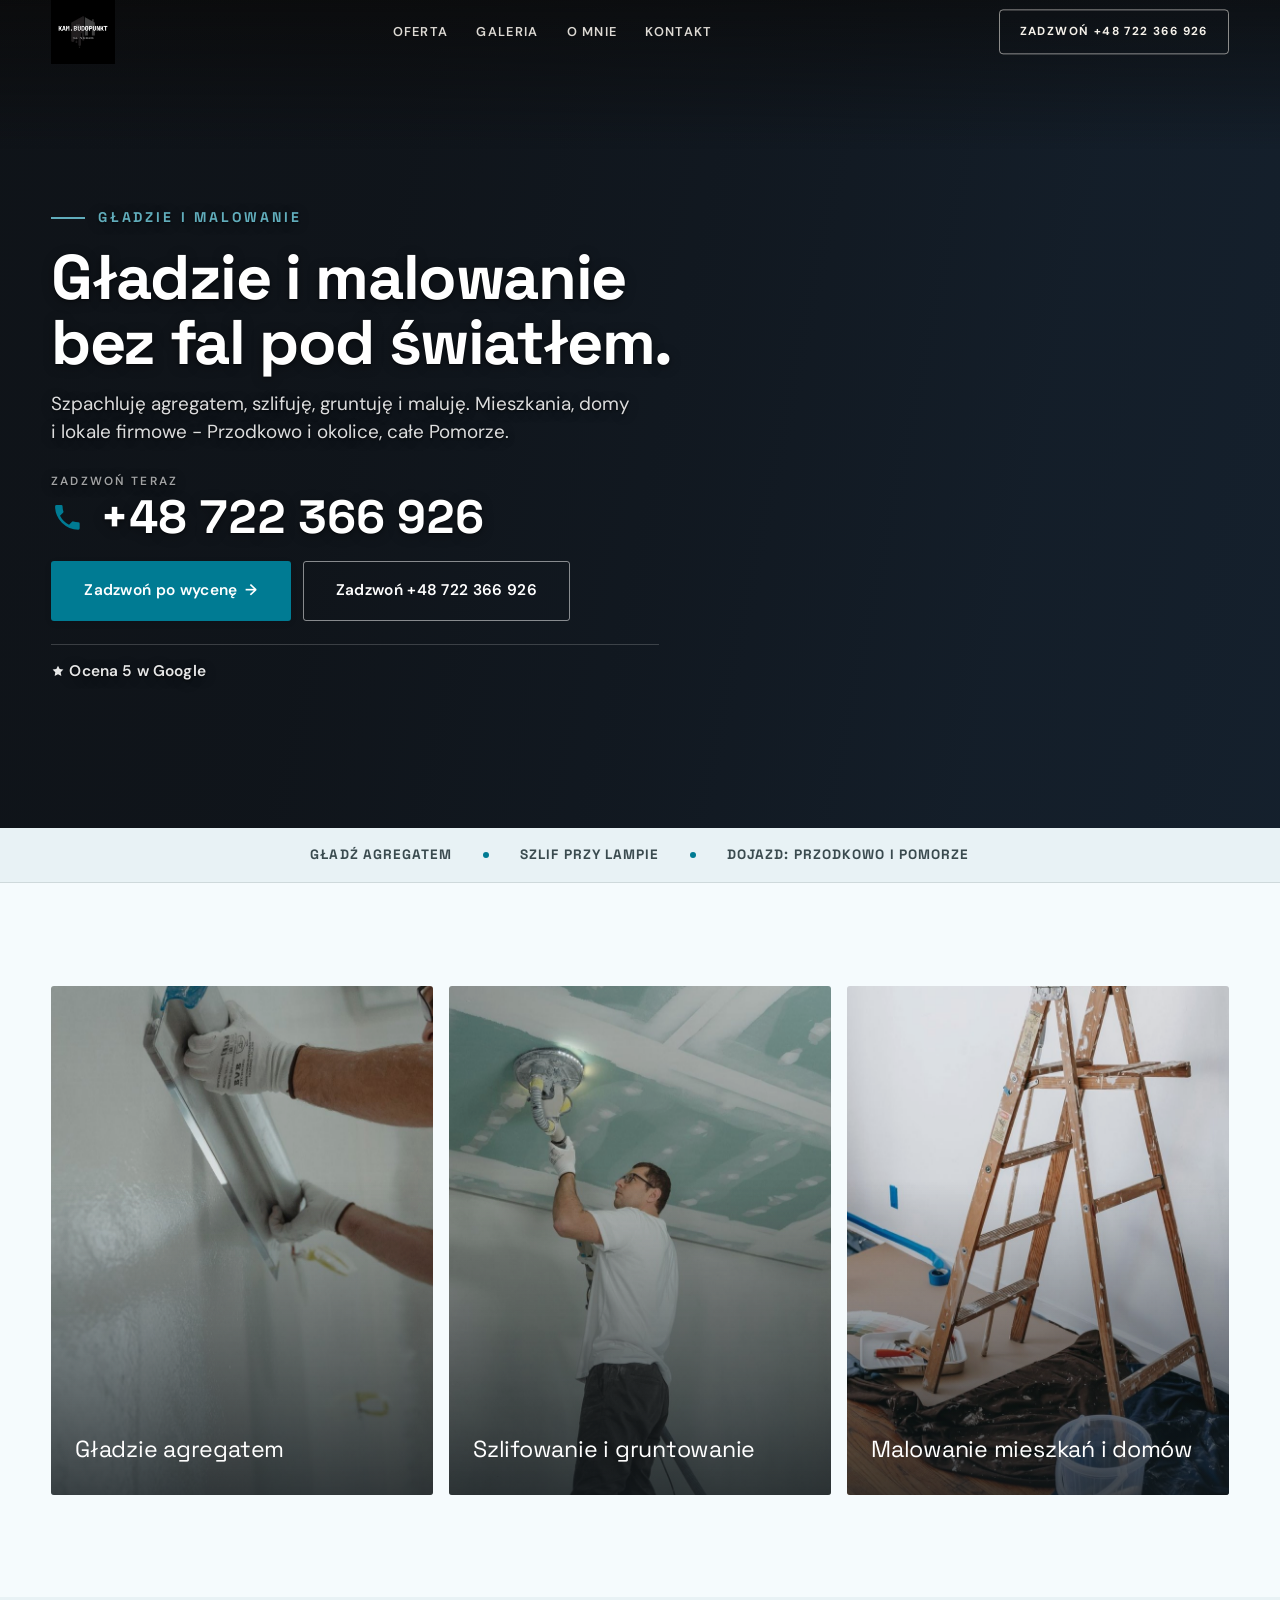
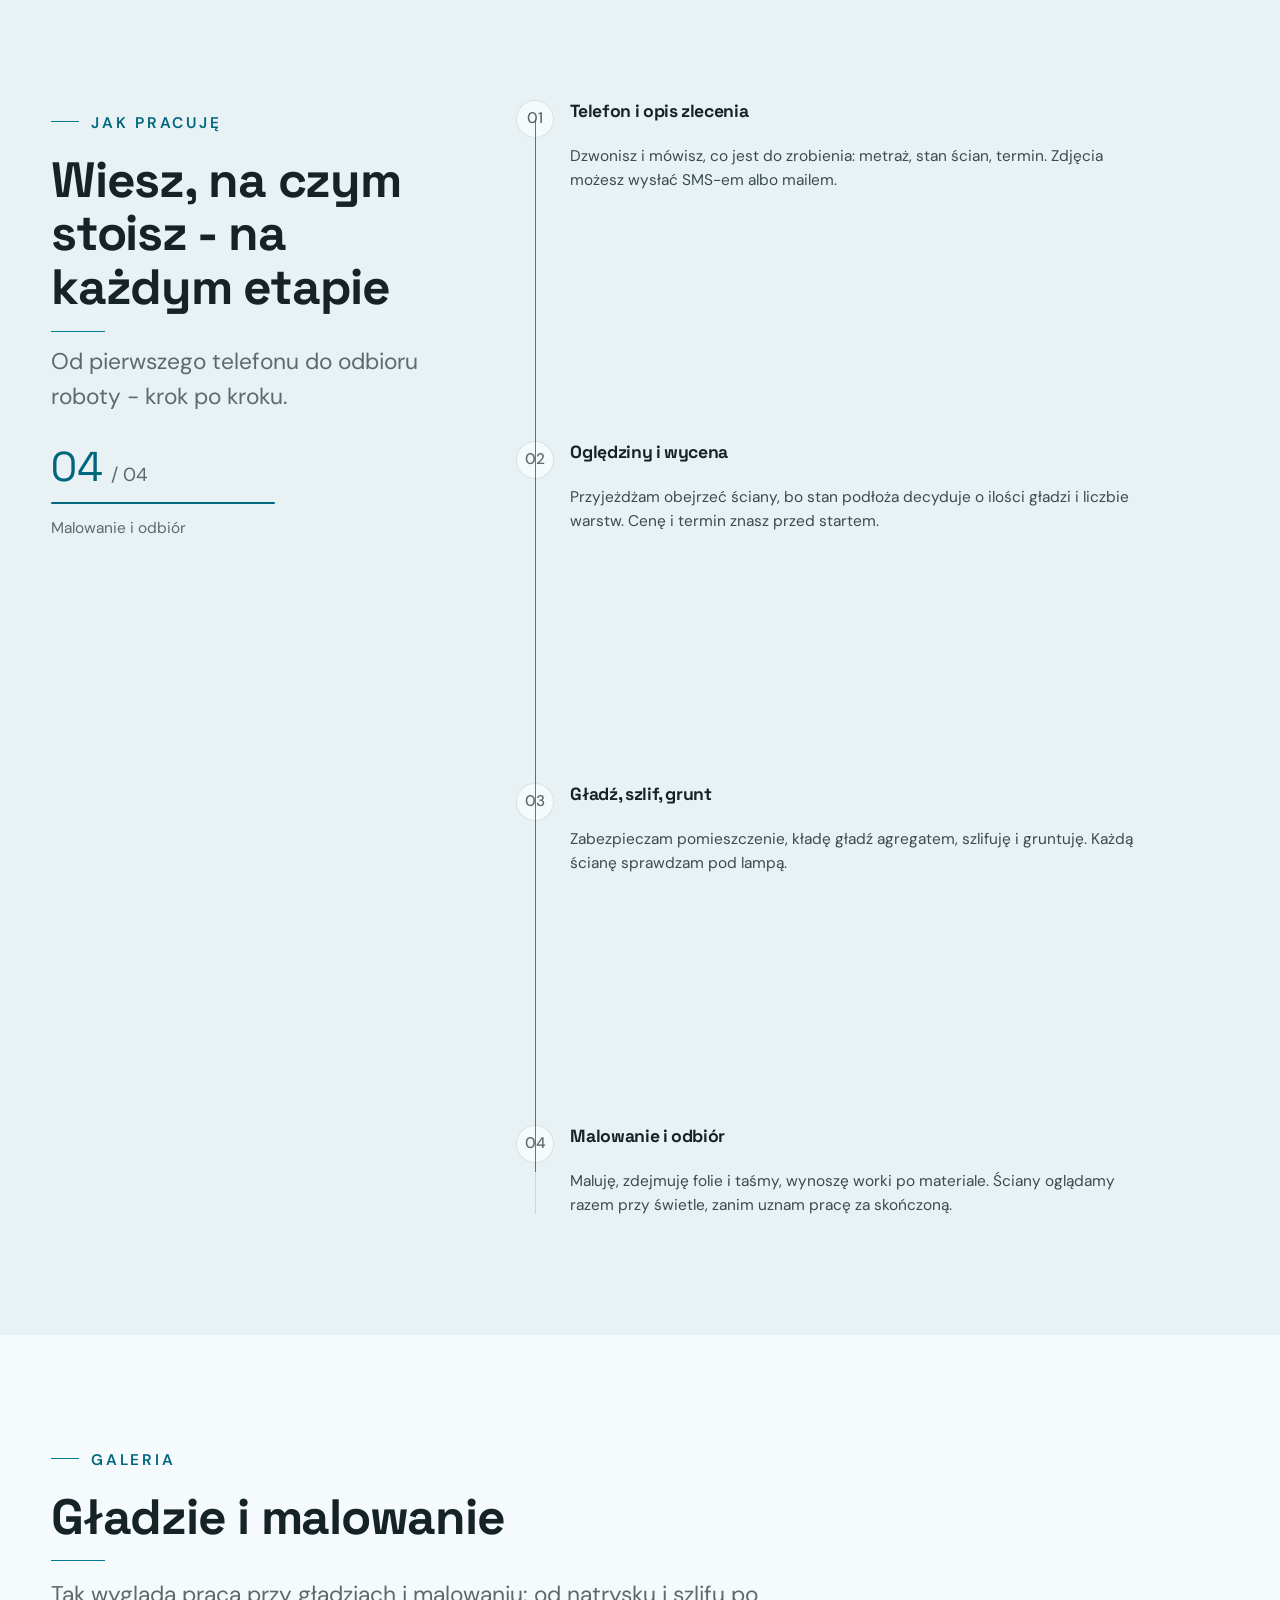
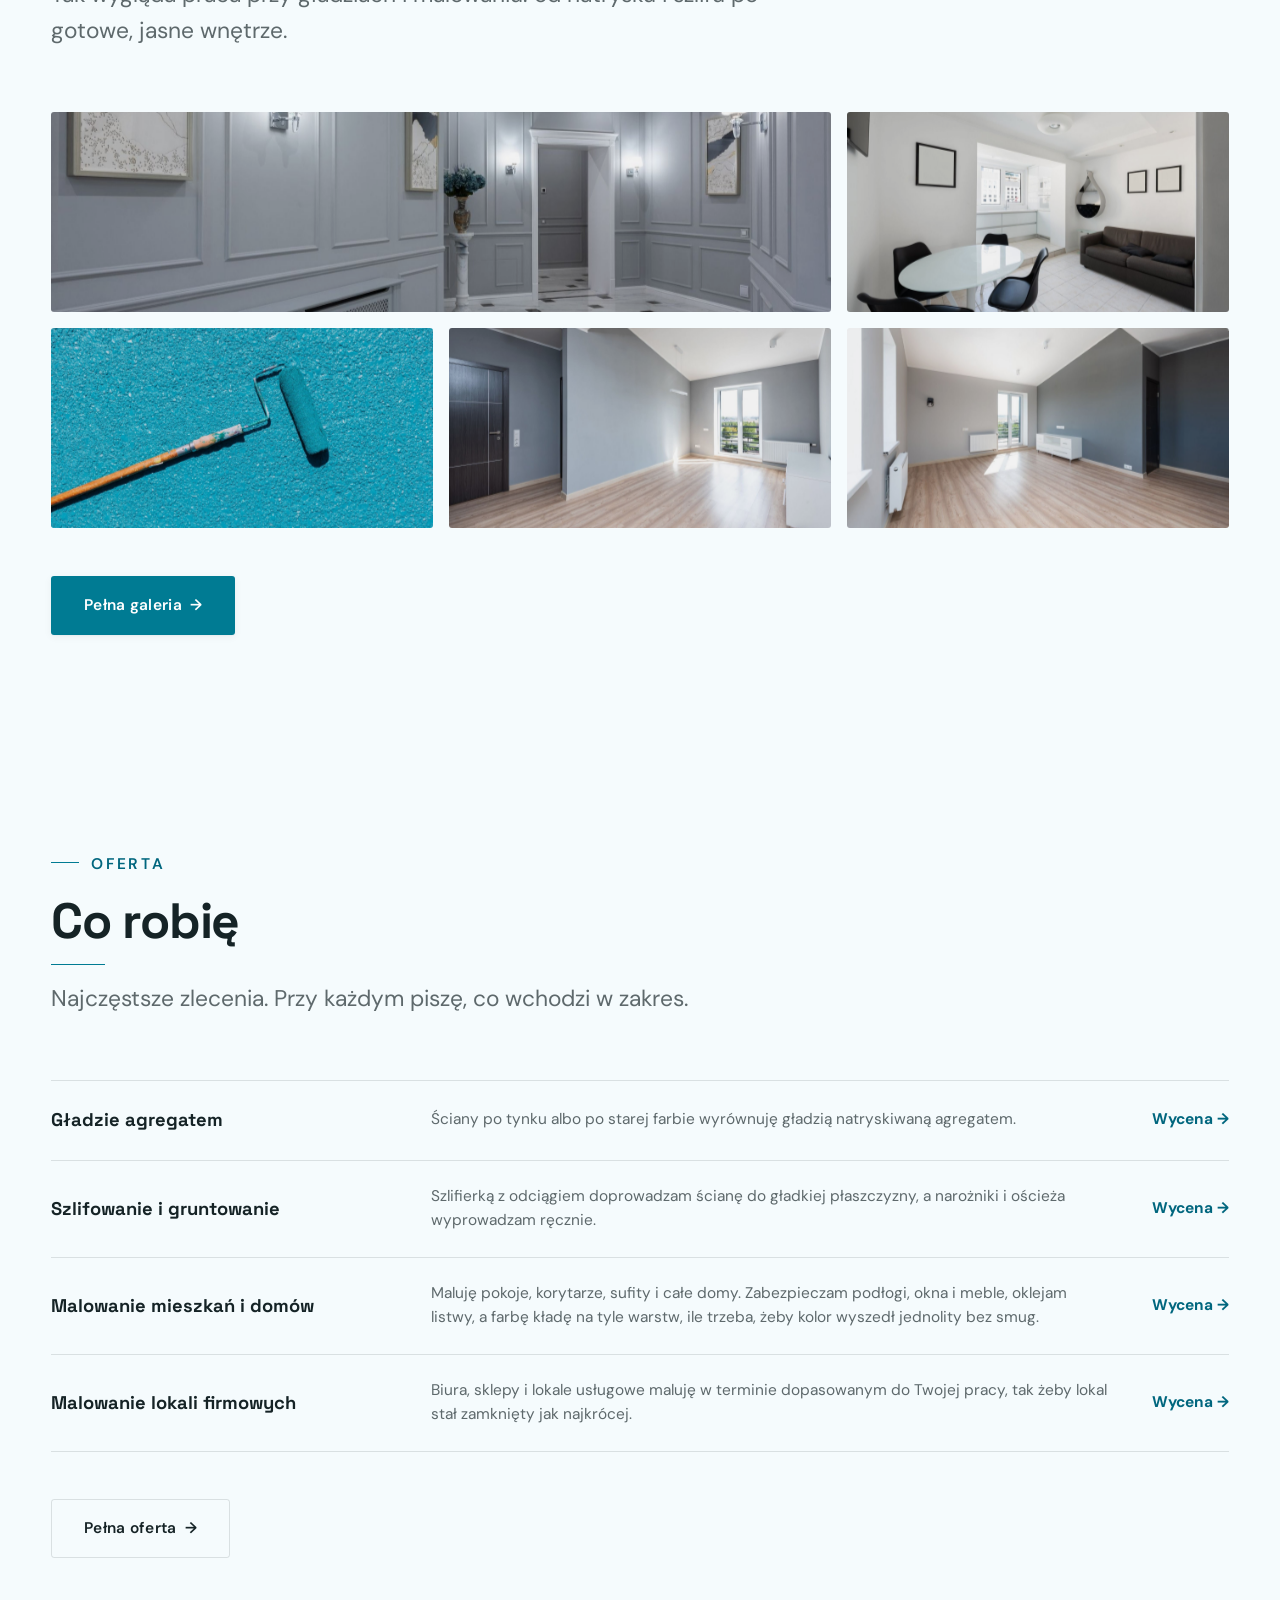
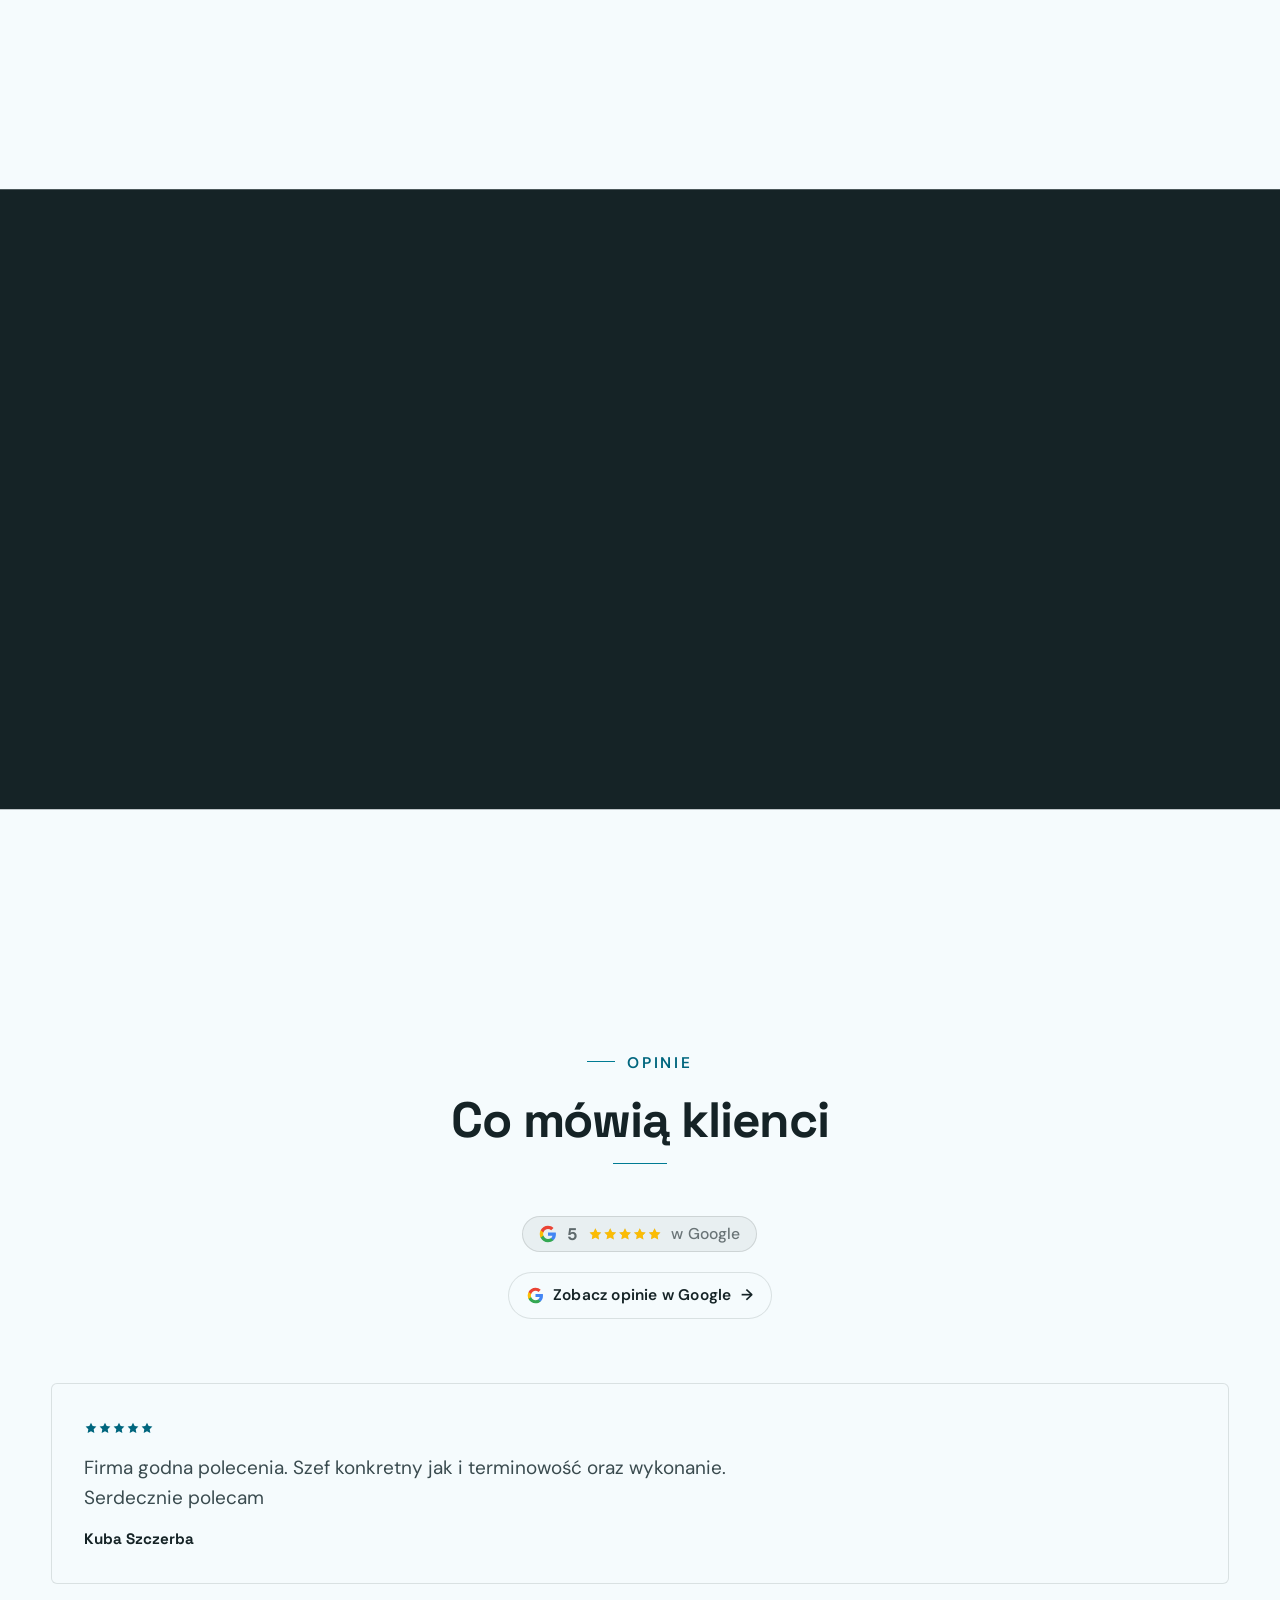
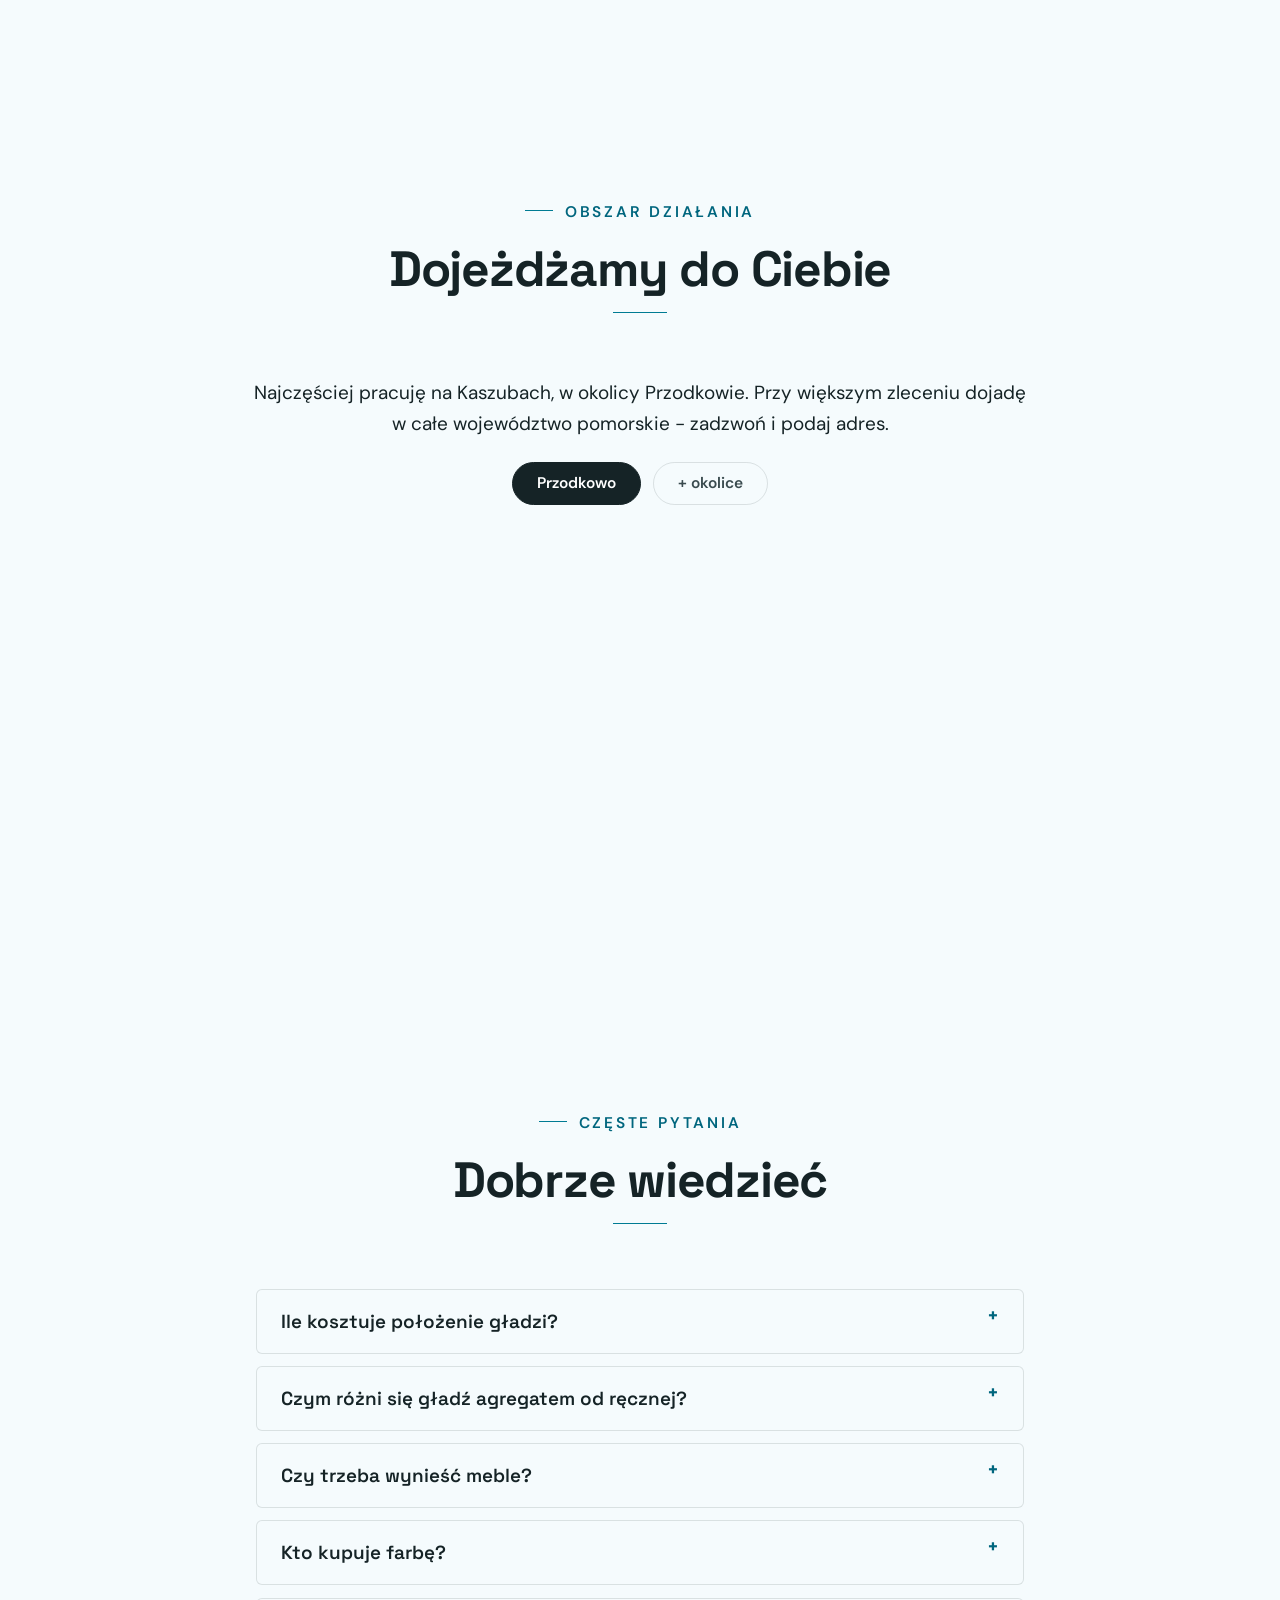
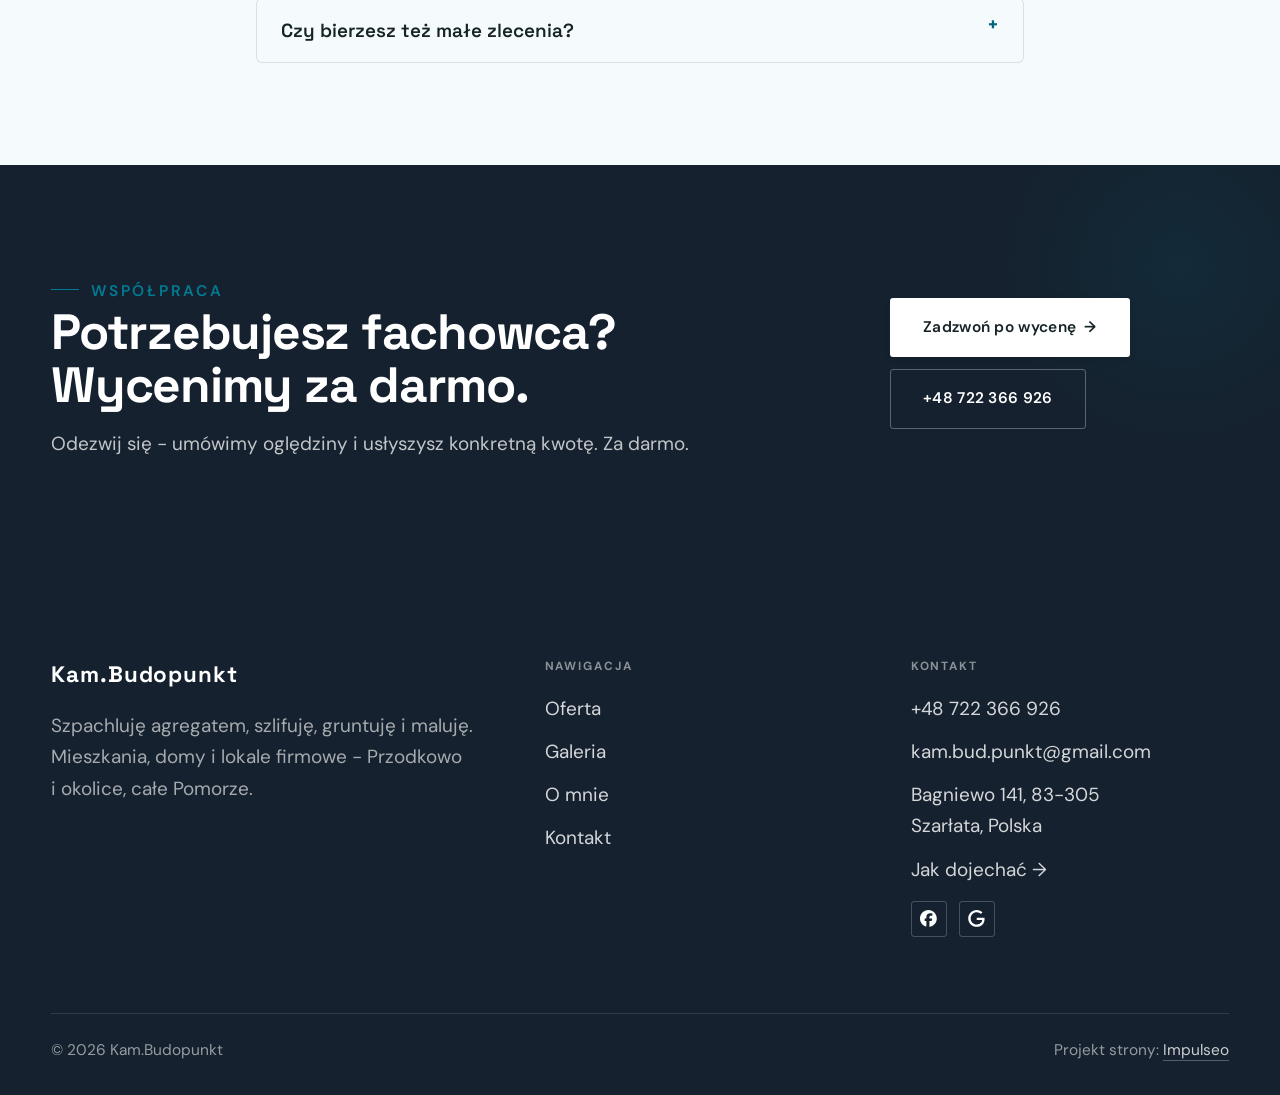
<file: index.html>
<!DOCTYPE html>
<html lang="pl">
<head>
<meta charset="UTF-8">
<meta name="viewport" content="width=device-width, initial-scale=1.0">
<title>Gładzie agregatem i malowanie</title>
<meta name="description" content="Gładzie agregatem, szlifowanie, gruntowanie i malowanie mieszkań, domów i lokali firmowych. Kaszuby i Pomorze. Zadzwoń: +48 722 366 926.">
<link rel="canonical" href="https://impulseo-pl.github.io/kam-budopunkt/">
<meta name="robots" content="noindex, nofollow">
<meta property="og:type" content="website">
<meta property="og:locale" content="pl_PL">
<meta property="og:site_name" content="Kam.Budopunkt">
<meta property="og:title" content="Gładzie agregatem i malowanie">
<meta property="og:description" content="Gładzie agregatem, szlifowanie, gruntowanie i malowanie mieszkań, domów i lokali firmowych. Kaszuby i Pomorze. Zadzwoń: +48 722 366 926.">
<meta property="og:url" content="https://impulseo-pl.github.io/kam-budopunkt/">
<meta property="og:image" content="https://impulseo-pl.github.io/kam-budopunkt/img/og.jpg">
<meta property="og:image:width" content="1200">
<meta property="og:image:height" content="630">
<meta name="twitter:card" content="summary_large_image">
<script type="application/ld+json">{"@context": "https://schema.org", "@type": "LocalBusiness", "name": "Kam.Budopunkt", "url": "https://impulseo-pl.github.io/kam-budopunkt/", "telephone": "+48722366926", "image": "https://impulseo-pl.github.io/kam-budopunkt/img/og.jpg", "areaServed": "Przodkowo", "sameAs": ["https://maps.google.com/?cid=775181330331131832&g_mp=Cidnb29nbGUubWFwcy5wbGFjZXMudjEuUGxhY2VzLlNlYXJjaFRleHQQAhgEIAA", "https://www.facebook.com/p/KamBudoPunkt-61556406203269/"]}</script>
<link rel="preconnect" href="https://fonts.googleapis.com">
<link rel="preconnect" href="https://fonts.gstatic.com" crossorigin>
<link href="https://fonts.googleapis.com/css2?family=Space+Grotesk:wght@500;600;700&family=DM+Sans:opsz,wght@9..40,400;9..40,500;9..40,600&display=swap" rel="stylesheet">
<link rel="stylesheet" href="assets/styles.css?v=da3f04f2">
</head>
<body>

<header class="nav">
  <div class="wrap nav-inner">
    <a class="brand brand-has-logo" href="index.html"><img class="brand-logo" src="img/logo.jpg" alt="Kam.Budopunkt" width="500" height="500" decoding="async"></a>
    <nav class="nav-links">
      <a href="oferta.html">Oferta</a>
      <a href="realizacje.html">Galeria</a>
      <a href="o-nas.html">O mnie</a>
      <a href="kontakt.html">Kontakt</a>
      <a href="tel:+48722366926" class="btn btn-accent">Zadzwoń +48 722 366 926</a>
    </nav>
    <button class="nav-toggle" aria-label="Menu"><span></span><span></span><span></span></button>
  </div>
</header>

<main>
<section class="hero-fach">
  <img class="hf-photo" src="img/hero.jpg" fetchpriority="high" data-rotate="img/g2.jpg|img/g3.jpg" alt="Kam.Budopunkt" width="1704" height="1080">
  <div class="hf-panel">
    <div class="hf-inner">
      <span class="hf-kicker">Gładzie i malowanie</span>
      <h1 class="hf-title">Gładzie i malowanie bez fal pod światłem. <em></em></h1>
      <p class="hf-lead">Szpachluję agregatem, szlifuję, gruntuję i maluję. Mieszkania, domy i lokale firmowe - Przodkowo i okolice, całe Pomorze.</p>
      <a class="hf-phone" href="tel:+48722366926"><span class="hf-phone-lab">Zadzwoń teraz</span><span class="hf-phone-num"><svg class="ico-tel" width="16" height="16" viewBox="0 0 24 24" fill="none" aria-hidden="true"><path d="M6.6 10.8a15.5 15.5 0 0 0 6.6 6.6l2.2-2.2a1 1 0 0 1 1-.24 11.4 11.4 0 0 0 3.6.58 1 1 0 0 1 1 1V20a1 1 0 0 1-1 1A17 17 0 0 1 3 4a1 1 0 0 1 1-1h3.5a1 1 0 0 1 1 1c0 1.25.2 2.46.58 3.6a1 1 0 0 1-.25 1l-2.23 2.2Z" fill="currentColor"/></svg> +48 722 366 926</span></a>
      <div class="hf-actions">
        <a href="kontakt.html" class="btn btn-accent">Zadzwoń po wycenę <span class="arr">→</span></a>
        <a href="tel:+48722366926" class="btn btn-ghost hf-ghost">Zadzwoń +48 722 366 926</a>
      </div>
      <div class="hf-trust"><svg class="ico-star" width="14" height="14" viewBox="0 0 24 24" style="vertical-align:-2px" aria-hidden="true"><path d="M12 2.8l2.85 5.8 6.4.93-4.63 4.5 1.1 6.37L12 17.4l-5.72 3 1.1-6.37-4.63-4.5 6.4-.93L12 2.8Z" fill="currentColor"/></svg> Ocena 5 w Google</div>
    </div>
  </div>
</section>
<section class="fach-promise">
  <div class="wrap">
    <ul class="fp-row reveal"><li>Gładź agregatem</li><li>Szlif przy lampie</li><li>Dojazd: Przodkowo i Pomorze</li></ul>
  </div>
</section>
<section class="gateways-band">
  <div class="wrap">
    <div class="gateways">
      <a href="oferta.html" class="gateway reveal"><img src="img/g1.jpg" alt="Gładzie agregatem" loading="lazy" width="1800" height="1200" decoding="async"><span class="g-ttl">Gładzie agregatem</span></a>
      <a href="oferta.html" class="gateway reveal"><img src="img/g4.jpg" alt="Szlifowanie i gruntowanie" loading="lazy" width="1800" height="1200" decoding="async"><span class="g-ttl">Szlifowanie i gruntowanie</span></a>
      <a href="oferta.html" class="gateway reveal"><img src="img/g5.jpg" alt="Malowanie mieszkań i domów" loading="lazy" width="1800" height="1200" decoding="async"><span class="g-ttl">Malowanie mieszkań i domów</span></a>
    </div>
  </div>
</section>
<section class="proces proces-os fachowcy">
  <div class="wrap proc-grid">
    <div class="proc-side">
      <div class="head reveal">
        <span class="eyebrow">Jak pracuję</span>
        <h2>Wiesz, na czym stoisz - na każdym etapie</h2>
        <p>Od pierwszego telefonu do odbioru roboty - krok po kroku.</p>
      </div>
      <div class="proc-count" aria-hidden="true"><span class="pc-cur">01</span><span class="pc-all">/ 04</span></div>
      <div class="proc-bar" aria-hidden="true"><i></i></div>
      <p class="proc-now" aria-hidden="true">Telefon i opis zlecenia</p>
    </div>
    <ol class="proces-line">
      <li class="reveal"><span class="pno">01</span><h3>Telefon i opis zlecenia</h3><p>Dzwonisz i mówisz, co jest do zrobienia: metraż, stan ścian, termin. Zdjęcia możesz wysłać SMS-em albo mailem.</p></li>
      <li class="reveal"><span class="pno">02</span><h3>Oględziny i wycena</h3><p>Przyjeżdżam obejrzeć ściany, bo stan podłoża decyduje o ilości gładzi i liczbie warstw. Cenę i termin znasz przed startem.</p></li>
      <li class="reveal"><span class="pno">03</span><h3>Gładź, szlif, grunt</h3><p>Zabezpieczam pomieszczenie, kładę gładź agregatem, szlifuję i gruntuję. Każdą ścianę sprawdzam pod lampą.</p></li>
      <li class="reveal"><span class="pno">04</span><h3>Malowanie i odbiór</h3><p>Maluję, zdejmuję folie i taśmy, wynoszę worki po materiale. Ściany oglądamy razem przy świetle, zanim uznam pracę za skończoną.</p></li>
    </ol>
  </div>
</section>
<section>
  <div class="wrap">
    <div class="head reveal">
      <span class="eyebrow">Galeria</span>
      <h2>Gładzie i malowanie</h2>
      <p>Tak wygląda praca przy gładziach i malowaniu: od natrysku i szlifu po gotowe, jasne wnętrze.</p>
    </div>
    <div class="gallery">
      <div class="tile t-two3 reveal"><img src="img/g6.jpg" alt="Kam.Budopunkt" loading="lazy" width="1800" height="1202" decoding="async"></div>
      <div class="tile t-third reveal"><img src="img/g7.jpg" alt="Kam.Budopunkt" loading="lazy" width="1800" height="1202" decoding="async"></div>
      <div class="tile t-third reveal"><img src="img/g8.jpg" alt="Kam.Budopunkt" loading="lazy" width="1800" height="1201" decoding="async"></div>
      <div class="tile t-third reveal"><img src="img/g9.jpg" alt="Kam.Budopunkt" loading="lazy" width="1800" height="1202" decoding="async"></div>
      <div class="tile t-third reveal"><img src="img/g10.jpg" alt="Kam.Budopunkt" loading="lazy" width="1800" height="1202" decoding="async"></div>
    </div>
    <div style="margin-top:var(--space-7)" class="reveal"><a href="realizacje.html" class="btn btn-accent">Pełna galeria <span class="arr">→</span></a></div>
  </div>
</section>
<section class="fach-uslugi">
  <div class="wrap">
    <div class="head reveal">
      <span class="eyebrow">Oferta</span>
      <h2>Co robię</h2>
      <p>Najczęstsze zlecenia. Przy każdym piszę, co wchodzi w zakres.</p>
    </div>
    <ul class="fu-list">
      <li class="fu-row reveal"><div class="fu-name">Gładzie agregatem</div><div class="fu-desc">Ściany po tynku albo po starej farbie wyrównuję gładzią natryskiwaną agregatem.</div><a class="fu-cta" href="kontakt.html">Wycena <span class="arr">→</span></a></li>
      <li class="fu-row reveal"><div class="fu-name">Szlifowanie i gruntowanie</div><div class="fu-desc">Szlifierką z odciągiem doprowadzam ścianę do gładkiej płaszczyzny, a narożniki i ościeża wyprowadzam ręcznie.</div><a class="fu-cta" href="kontakt.html">Wycena <span class="arr">→</span></a></li>
      <li class="fu-row reveal"><div class="fu-name">Malowanie mieszkań i domów</div><div class="fu-desc">Maluję pokoje, korytarze, sufity i całe domy. Zabezpieczam podłogi, okna i meble, oklejam listwy, a farbę kładę na tyle warstw, ile trzeba, żeby kolor wyszedł jednolity bez smug.</div><a class="fu-cta" href="kontakt.html">Wycena <span class="arr">→</span></a></li>
      <li class="fu-row reveal"><div class="fu-name">Malowanie lokali firmowych</div><div class="fu-desc">Biura, sklepy i lokale usługowe maluję w terminie dopasowanym do Twojej pracy, tak żeby lokal stał zamknięty jak najkrócej.</div><a class="fu-cta" href="kontakt.html">Wycena <span class="arr">→</span></a></li>
    </ul>
    <div style="margin-top:var(--space-7)" class="reveal"><a href="oferta.html" class="btn btn-ghost">Pełna oferta <span class="arr">→</span></a></div>
  </div>
</section>
<section class="stopklatka" aria-hidden="true">
  <div class="stk-bg" style="background-image:url(img/about.jpg)"></div>
</section>
<section class="opinie">
  <div class="wrap">
    <div class="head center reveal">
      <span class="eyebrow">Opinie</span>
      <h2>Co mówią klienci</h2>
    </div>
    <p class="op-meta reveal"><span class="g-badge"><svg class="gb-ico" viewBox="0 0 24 24" width="18" height="18" aria-hidden="true"><path fill="#4285F4" d="M22.56 12.25c0-.78-.07-1.53-.2-2.25H12v4.26h5.92c-.26 1.37-1.04 2.53-2.21 3.31v2.77h3.57c2.08-1.92 3.28-4.74 3.28-8.09z"/><path fill="#34A853" d="M12 23c2.97 0 5.46-.98 7.28-2.66l-3.57-2.77c-.98.66-2.23 1.06-3.71 1.06-2.86 0-5.29-1.93-6.16-4.53H2.18v2.84C3.99 20.53 7.7 23 12 23z"/><path fill="#FBBC05" d="M5.84 14.09c-.22-.66-.35-1.36-.35-2.09s.13-1.43.35-2.09V7.07H2.18C1.43 8.55 1 10.22 1 12s.43 3.45 1.18 4.93l2.85-2.22.81-.62z"/><path fill="#EA4335" d="M12 5.38c1.62 0 3.06.56 4.21 1.64l3.15-3.15C17.45 2.09 14.97 1 12 1 7.7 1 3.99 3.47 2.18 7.07l3.66 2.84c.87-2.6 3.3-4.53 6.16-4.53z"/></svg><b class="gb-ocena">5</b><svg class="gb-stars" viewBox="0 0 90 18" width="74" height="14.8" aria-hidden="true"><g fill="currentColor" opacity=".26"><path transform="translate(0,0)" d="M9 1.6l2.2 4.46 4.92.72-3.56 3.47.84 4.9L9 12.74l-4.4 2.31.84-4.9L1.88 6.68l4.92-.72L9 1.6Z"/><path transform="translate(18,0)" d="M9 1.6l2.2 4.46 4.92.72-3.56 3.47.84 4.9L9 12.74l-4.4 2.31.84-4.9L1.88 6.68l4.92-.72L9 1.6Z"/><path transform="translate(36,0)" d="M9 1.6l2.2 4.46 4.92.72-3.56 3.47.84 4.9L9 12.74l-4.4 2.31.84-4.9L1.88 6.68l4.92-.72L9 1.6Z"/><path transform="translate(54,0)" d="M9 1.6l2.2 4.46 4.92.72-3.56 3.47.84 4.9L9 12.74l-4.4 2.31.84-4.9L1.88 6.68l4.92-.72L9 1.6Z"/><path transform="translate(72,0)" d="M9 1.6l2.2 4.46 4.92.72-3.56 3.47.84 4.9L9 12.74l-4.4 2.31.84-4.9L1.88 6.68l4.92-.72L9 1.6Z"/></g><clipPath id="gs1000"><rect x="0" y="0" width="90.0" height="18"/></clipPath><g fill="#FBBC04" clip-path="url(#gs1000)"><path transform="translate(0,0)" d="M9 1.6l2.2 4.46 4.92.72-3.56 3.47.84 4.9L9 12.74l-4.4 2.31.84-4.9L1.88 6.68l4.92-.72L9 1.6Z"/><path transform="translate(18,0)" d="M9 1.6l2.2 4.46 4.92.72-3.56 3.47.84 4.9L9 12.74l-4.4 2.31.84-4.9L1.88 6.68l4.92-.72L9 1.6Z"/><path transform="translate(36,0)" d="M9 1.6l2.2 4.46 4.92.72-3.56 3.47.84 4.9L9 12.74l-4.4 2.31.84-4.9L1.88 6.68l4.92-.72L9 1.6Z"/><path transform="translate(54,0)" d="M9 1.6l2.2 4.46 4.92.72-3.56 3.47.84 4.9L9 12.74l-4.4 2.31.84-4.9L1.88 6.68l4.92-.72L9 1.6Z"/><path transform="translate(72,0)" d="M9 1.6l2.2 4.46 4.92.72-3.56 3.47.84 4.9L9 12.74l-4.4 2.31.84-4.9L1.88 6.68l4.92-.72L9 1.6Z"/></g></svg><span class="gb-txt">w Google</span></span></p>
    <p class="op-meta reveal"><a class="op-google" href="https://maps.google.com/?cid=775181330331131832&amp;g_mp=Cidnb29nbGUubWFwcy5wbGFjZXMudjEuUGxhY2VzLlNlYXJjaFRleHQQAhgEIAA" target="_blank" rel="noopener"><svg class="op-g-ico" viewBox="0 0 24 24" width="17" height="17" aria-hidden="true"><path fill="#4285F4" d="M22.56 12.25c0-.78-.07-1.53-.2-2.25H12v4.26h5.92c-.26 1.37-1.04 2.53-2.21 3.31v2.77h3.57c2.08-1.92 3.28-4.74 3.28-8.09z"/><path fill="#34A853" d="M12 23c2.97 0 5.46-.98 7.28-2.66l-3.57-2.77c-.98.66-2.23 1.06-3.71 1.06-2.86 0-5.29-1.93-6.16-4.53H2.18v2.84C3.99 20.53 7.7 23 12 23z"/><path fill="#FBBC05" d="M5.84 14.09c-.22-.66-.35-1.36-.35-2.09s.13-1.43.35-2.09V7.07H2.18C1.43 8.55 1 10.22 1 12s.43 3.45 1.18 4.93l2.85-2.22.81-.62z"/><path fill="#EA4335" d="M12 5.38c1.62 0 3.06.56 4.21 1.64l3.15-3.15C17.45 2.09 14.97 1 12 1 7.7 1 3.99 3.47 2.18 7.07l3.66 2.84c.87-2.6 3.3-4.53 6.16-4.53z"/></svg><span>Zobacz opinie w Google</span><span class="arr">→</span></a></p>
    <div class="opinie-grid">
      <figure class="op-card reveal"><span class="op-star"><svg class="ico-star" width="14" height="14" viewBox="0 0 24 24" style="vertical-align:-2px" aria-hidden="true"><path d="M12 2.8l2.85 5.8 6.4.93-4.63 4.5 1.1 6.37L12 17.4l-5.72 3 1.1-6.37-4.63-4.5 6.4-.93L12 2.8Z" fill="currentColor"/></svg><svg class="ico-star" width="14" height="14" viewBox="0 0 24 24" style="vertical-align:-2px" aria-hidden="true"><path d="M12 2.8l2.85 5.8 6.4.93-4.63 4.5 1.1 6.37L12 17.4l-5.72 3 1.1-6.37-4.63-4.5 6.4-.93L12 2.8Z" fill="currentColor"/></svg><svg class="ico-star" width="14" height="14" viewBox="0 0 24 24" style="vertical-align:-2px" aria-hidden="true"><path d="M12 2.8l2.85 5.8 6.4.93-4.63 4.5 1.1 6.37L12 17.4l-5.72 3 1.1-6.37-4.63-4.5 6.4-.93L12 2.8Z" fill="currentColor"/></svg><svg class="ico-star" width="14" height="14" viewBox="0 0 24 24" style="vertical-align:-2px" aria-hidden="true"><path d="M12 2.8l2.85 5.8 6.4.93-4.63 4.5 1.1 6.37L12 17.4l-5.72 3 1.1-6.37-4.63-4.5 6.4-.93L12 2.8Z" fill="currentColor"/></svg><svg class="ico-star" width="14" height="14" viewBox="0 0 24 24" style="vertical-align:-2px" aria-hidden="true"><path d="M12 2.8l2.85 5.8 6.4.93-4.63 4.5 1.1 6.37L12 17.4l-5.72 3 1.1-6.37-4.63-4.5 6.4-.93L12 2.8Z" fill="currentColor"/></svg></span><blockquote>Firma godna polecenia. Szef konkretny jak i terminowość oraz wykonanie. Serdecznie polecam</blockquote><span class="op-autor">Kuba Szczerba</span></figure>
    </div>
  </div>
</section>
<section class="obszar">
  <div class="wrap">
    <div class="head center reveal">
      <span class="eyebrow">Obszar działania</span>
      <h2>Dojeżdżamy do Ciebie</h2>
    </div>
    <p class="obszar-txt reveal" style="text-align:center;max-width:60ch;margin:0 auto 1.4rem">Najczęściej pracuję na Kaszubach, w okolicy Przodkowie. Przy większym zleceniu dojadę w całe województwo pomorskie - zadzwoń i podaj adres.</p>
    <ul class="obszar-list reveal"><li class="is-home">Przodkowo</li><li>+ okolice</li></ul>
    <div class="obszar-mapa reveal" style="margin-top:var(--space-7)">
      <iframe title="Obszar działania - Przodkowo i okolice" src="https://maps.google.com/maps?q=54.3777776%2C18.2380046&amp;z=11&amp;output=embed" loading="lazy" referrerpolicy="no-referrer-when-downgrade" style="width:100%;height:clamp(280px,38vh,420px);border:0;display:block;border-radius:var(--r-md)"></iframe>
    </div>
  </div>
</section>
<section class="faq-klinika">
  <div class="wrap">
    <div class="head center reveal">
      <span class="eyebrow">Częste pytania</span>
      <h2>Dobrze wiedzieć</h2>
    </div>
    <div class="faq-list">
      <details class="faq-item reveal"><summary>Ile kosztuje położenie gładzi?</summary><p>Zależy od metrażu i stanu ścian: inaczej liczy się świeży tynk, a inaczej stara farba z ubytkami. Po opisie i zdjęciach podam widełki, konkretną cenę po oględzinach.</p></details>
      <details class="faq-item reveal"><summary>Czym różni się gładź agregatem od ręcznej?</summary><p>Agregat natryskuje materiał równą warstwą i jest szybszy na dużych powierzchniach. Efekt końcowy i tak robi szlif, dlatego ściany szlifuję przy lampie.</p></details>
      <details class="faq-item reveal"><summary>Czy trzeba wynieść meble?</summary><p>Najlepiej, jeśli pomieszczenie jest puste. Jeśli się nie da, przesuwam meble na środek i szczelnie je zabezpieczam folią.</p></details>
      <details class="faq-item reveal"><summary>Kto kupuje farbę?</summary><p>Jak wolisz. Możesz wybrać kolor i farbę sam, możesz też zdać się na mnie. Gładź i grunt biorę zawsze sam, bo znam ich zachowanie w agregacie.</p></details>
      <details class="faq-item reveal"><summary>Czy bierzesz też małe zlecenia?</summary><p>Tak. Jeden pokój albo sam sufit też wchodzi w grę, wpasuję go w grafik między większe zlecenia.</p></details>
    </div>
  </div>
</section>
<section class="cta">
  <div class="wrap">
    <div class="reveal">
      <span class="eyebrow">Współpraca</span>
      <h2>Potrzebujesz fachowca? Wycenimy za darmo.</h2>
      <p>Odezwij się - umówimy oględziny i usłyszysz konkretną kwotę. Za darmo.</p>
    </div>
    <div class="cta-actions reveal">
      <a href="kontakt.html" class="btn btn-light">Zadzwoń po wycenę <span class="arr">→</span></a>
      <a href="tel:+48722366926" class="btn btn-ghost btn-ghost-cta">+48 722 366 926</a>
    </div>
  </div>
</section>
</main>

<footer>
  <div class="wrap">
    <div class="foot-grid">
      <div class="foot-brand">
        <div class="name">Kam.Budopunkt</div>
        <p>Szpachluję agregatem, szlifuję, gruntuję i maluję. Mieszkania, domy i lokale firmowe - Przodkowo i okolice, całe Pomorze.</p>
      </div>
      <div class="foot-col">
        <h4>Nawigacja</h4>
        <a href="oferta.html">Oferta</a>
        <a href="realizacje.html">Galeria</a>
        <a href="o-nas.html">O mnie</a>
        <a href="kontakt.html">Kontakt</a>
      </div>
      <div class="foot-col">
        <h4>Kontakt</h4>
        <a href="tel:+48722366926">+48 722 366 926</a>
        <a href="mailto:kam.bud.punkt@gmail.com">kam.bud.punkt@gmail.com</a>
        <p>Bagniewo 141, 83-305 Szarłata, Polska</p>
        <a href="https://maps.google.com/?cid=775181330331131832&g_mp=Cidnb29nbGUubWFwcy5wbGFjZXMudjEuUGxhY2VzLlNlYXJjaFRleHQQAhgEIAA" target="_blank" rel="noopener">Jak dojechać →</a>
      <div class="foot-soc">
        <a class="soc" href="https://www.facebook.com/p/KamBudoPunkt-61556406203269/" target="_blank" rel="noopener" aria-label="Facebook - Kam.Budopunkt"><svg viewBox="0 0 24 24" aria-hidden="true" focusable="false"><path d="M9.101 23.691v-7.98H6.627v-3.667h2.474v-1.58c0-4.085 1.848-5.978 5.858-5.978.401 0 .955.042 1.468.103a8.68 8.68 0 0 1 1.141.195v3.325a8.623 8.623 0 0 0-.653-.036 26.805 26.805 0 0 0-.733-.009c-.707 0-1.259.096-1.675.309a1.686 1.686 0 0 0-.679.622c-.258.42-.374.995-.374 1.752v1.297h3.919l-.386 2.103-.287 1.564h-3.246v8.245C19.396 23.238 24 18.179 24 12.044c0-6.627-5.373-12-12-12s-12 5.373-12 12c0 5.628 3.874 10.35 9.101 11.647Z" fill="currentColor"/></svg></a>
        <a class="soc" href="https://maps.google.com/?cid=775181330331131832&g_mp=Cidnb29nbGUubWFwcy5wbGFjZXMudjEuUGxhY2VzLlNlYXJjaFRleHQQAhgEIAA" target="_blank" rel="noopener" aria-label="Google - Kam.Budopunkt"><svg viewBox="0 0 24 24" aria-hidden="true" focusable="false"><path d="M12.48 10.92v3.28h7.84c-.24 1.84-.853 3.187-1.787 4.133-1.147 1.147-2.933 2.4-6.053 2.4-4.827 0-8.6-3.893-8.6-8.72s3.773-8.72 8.6-8.72c2.6 0 4.507 1.027 5.907 2.347l2.307-2.307C18.747 1.44 16.133 0 12.48 0 5.867 0 .307 5.387.307 12s5.56 12 12.173 12c3.573 0 6.267-1.173 8.373-3.36 2.16-2.16 2.84-5.213 2.84-7.667 0-.76-.053-1.467-.173-2.053H12.48z" fill="currentColor"/></svg></a>
      </div>
      </div>
    </div>
    <div class="foot-bot">
      <span>© 2026 Kam.Budopunkt</span>
      <span>Projekt strony: <a class="foot-credit" href="https://impulseo.pl" target="_blank" rel="noopener">Impulseo</a></span>
    </div>
  </div>
</footer>
<div class="sticky-call"><a class="sc-call" href="tel:+48722366926"><svg class="ico-tel" width="16" height="16" viewBox="0 0 24 24" fill="none" aria-hidden="true"><path d="M6.6 10.8a15.5 15.5 0 0 0 6.6 6.6l2.2-2.2a1 1 0 0 1 1-.24 11.4 11.4 0 0 0 3.6.58 1 1 0 0 1 1 1V20a1 1 0 0 1-1 1A17 17 0 0 1 3 4a1 1 0 0 1 1-1h3.5a1 1 0 0 1 1 1c0 1.25.2 2.46.58 3.6a1 1 0 0 1-.25 1l-2.23 2.2Z" fill="currentColor"/></svg> Zadzwoń</a><a class="sc-quote" href="kontakt.html">Zadzwoń po wycenę</a></div>
<div class="demo-wazne" data-do="2026-11-15" data-cykl="3" hidden><svg class="dw-ico" width="13" height="13" viewBox="0 0 24 24" fill="none" aria-hidden="true"><circle cx="12" cy="12" r="8.6" stroke="currentColor" stroke-width="1.8"/><path d="M12 7.2V12l3.3 2" stroke="currentColor" stroke-width="1.8" stroke-linecap="round"/></svg><span class="dw-txt"></span></div>

<script src="assets/main.js"></script>
</body>
</html>
</file>
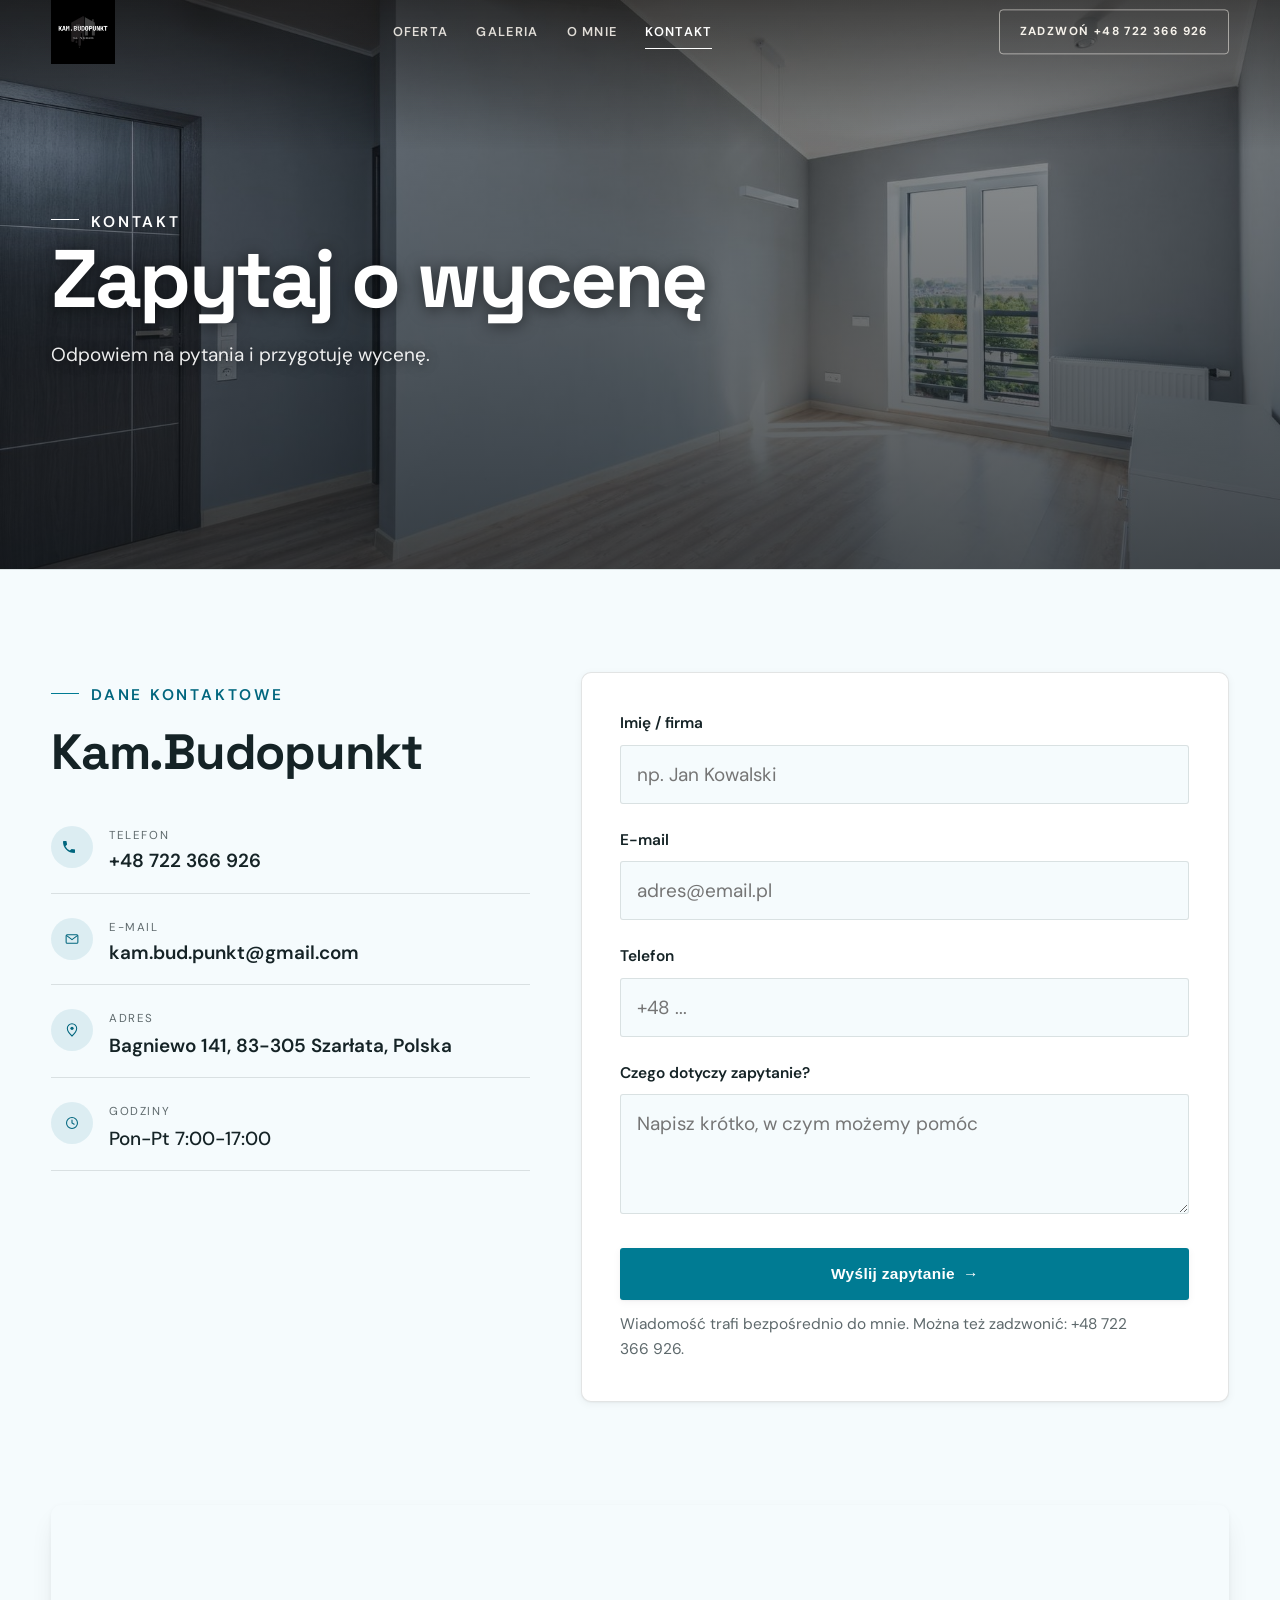
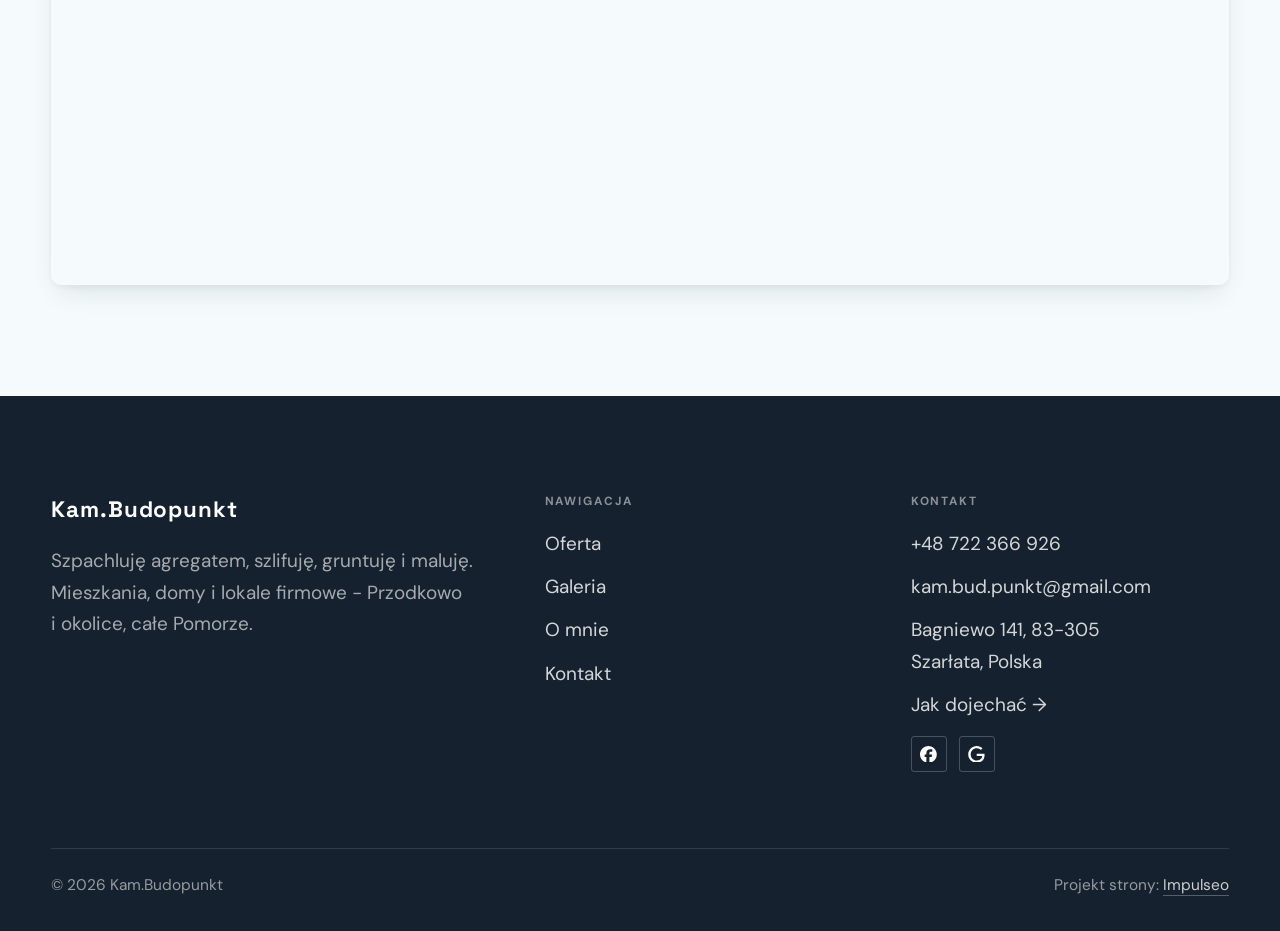
<file: kontakt.html>
<!DOCTYPE html>
<html lang="pl">
<head>
<meta charset="UTF-8">
<meta name="viewport" content="width=device-width, initial-scale=1.0">
<title>Kontakt - Kam.Budopunkt</title>
<meta name="description" content="Kontakt Kam.Budopunkt - Bagniewo 141, 83-305 Szarłata, Polska">
<link rel="canonical" href="https://impulseo-pl.github.io/kam-budopunkt/kontakt.html">
<meta name="robots" content="noindex, nofollow">
<meta property="og:type" content="website">
<meta property="og:locale" content="pl_PL">
<meta property="og:site_name" content="Kam.Budopunkt">
<meta property="og:title" content="Kontakt - Kam.Budopunkt">
<meta property="og:description" content="Kontakt Kam.Budopunkt - Bagniewo 141, 83-305 Szarłata, Polska">
<meta property="og:url" content="https://impulseo-pl.github.io/kam-budopunkt/kontakt.html">
<meta property="og:image" content="https://impulseo-pl.github.io/kam-budopunkt/img/og.jpg">
<meta property="og:image:width" content="1200">
<meta property="og:image:height" content="630">
<meta name="twitter:card" content="summary_large_image">
<link rel="preconnect" href="https://fonts.googleapis.com">
<link rel="preconnect" href="https://fonts.gstatic.com" crossorigin>
<link href="https://fonts.googleapis.com/css2?family=Space+Grotesk:wght@500;600;700&family=DM+Sans:opsz,wght@9..40,400;9..40,500;9..40,600&display=swap" rel="stylesheet">
<link rel="stylesheet" href="assets/styles.css?v=da3f04f2">
</head>
<body>

<header class="nav">
  <div class="wrap nav-inner">
    <a class="brand brand-has-logo" href="index.html"><img class="brand-logo" src="img/logo.jpg" alt="Kam.Budopunkt" width="500" height="500" decoding="async"></a>
    <nav class="nav-links">
      <a href="oferta.html">Oferta</a>
      <a href="realizacje.html">Galeria</a>
      <a href="o-nas.html">O mnie</a>
      <a href="kontakt.html" class="active" aria-current="page">Kontakt</a>
      <a href="tel:+48722366926" class="btn btn-accent">Zadzwoń +48 722 366 926</a>
    </nav>
    <button class="nav-toggle" aria-label="Menu"><span></span><span></span><span></span></button>
  </div>
</header>

<main>
<section class="pagehead">
  <img src="img/g9.jpg" alt="Kam.Budopunkt - Zapytaj o wycenę" width="1800" height="1202" decoding="async">
  <div class="wrap">
    <span class="eyebrow">Kontakt</span>
    <h1>Zapytaj o wycenę</h1>
    <p>Odpowiem na pytania i przygotuję wycenę.</p>
  </div>
</section>
<section>
  <div class="wrap contact-grid">
    <div class="reveal">
      <span class="eyebrow">Dane kontaktowe</span>
      <h2 style="margin:var(--space-4) 0 var(--space-6)">Kam.Budopunkt</h2>
      <div class="info-list">
        <div class="info-row"><div class="ic"><svg class="ico-tel" width="16" height="16" viewBox="0 0 24 24" fill="none" aria-hidden="true"><path d="M6.6 10.8a15.5 15.5 0 0 0 6.6 6.6l2.2-2.2a1 1 0 0 1 1-.24 11.4 11.4 0 0 0 3.6.58 1 1 0 0 1 1 1V20a1 1 0 0 1-1 1A17 17 0 0 1 3 4a1 1 0 0 1 1-1h3.5a1 1 0 0 1 1 1c0 1.25.2 2.46.58 3.6a1 1 0 0 1-.25 1l-2.23 2.2Z" fill="currentColor"/></svg></div><div><div class="lbl">Telefon</div><a class="val" href="tel:+48722366926">+48 722 366 926</a></div></div>
        <div class="info-row"><div class="ic"><svg class="ico-mail" width="16" height="16" viewBox="0 0 24 24" fill="none" aria-hidden="true"><rect x="3.2" y="5.5" width="17.6" height="13" rx="1.6" stroke="currentColor" stroke-width="1.6"/><path d="M4 7l8 6 8-6" stroke="currentColor" stroke-width="1.6" stroke-linecap="round" stroke-linejoin="round"/></svg></div><div><div class="lbl">E-mail</div><a class="val" href="mailto:kam.bud.punkt@gmail.com">kam.bud.punkt@gmail.com</a></div></div>
        <div class="info-row"><div class="ic"><svg class="ico-pin" width="16" height="16" viewBox="0 0 24 24" fill="none" aria-hidden="true"><path d="M12 21s7-6.1 7-11.5A7 7 0 0 0 5 9.5C5 14.9 12 21 12 21Z" stroke="currentColor" stroke-width="1.6" fill="none"/><circle cx="12" cy="9.5" r="2.4" fill="currentColor"/></svg></div><div><div class="lbl">Adres</div><div class="val">Bagniewo 141, 83-305 Szarłata, Polska</div></div></div>
        <div class="info-row"><div class="ic"><svg class="ico-clock" width="16" height="16" viewBox="0 0 24 24" fill="none" aria-hidden="true"><circle cx="12" cy="12" r="8.2" stroke="currentColor" stroke-width="1.6"/><path d="M12 7.5V12l3.2 1.9" stroke="currentColor" stroke-width="1.6" stroke-linecap="round"/></svg></div><div><div class="lbl">Godziny</div><div class="val" style="font-weight:500">Pon-Pt 7:00-17:00</div></div></div>
      </div>
    </div>
    <div class="reveal">
      <form class="form" action="https://formsubmit.co/kam.bud.punkt@gmail.com" method="POST">
        <input type="hidden" name="_subject" value="Zapytanie ze strony Kam.Budopunkt">
        <input type="hidden" name="_captcha" value="false">
        <input type="hidden" name="_template" value="table">
        <div class="fld"><label for="name">Imię / firma</label><input id="name" name="name" type="text" placeholder="np. Jan Kowalski" required></div>
        <div class="fld"><label for="email">E-mail</label><input id="email" name="email" type="email" placeholder="adres@email.pl" required></div>
        <div class="fld"><label for="phone">Telefon</label><input id="phone" name="phone" type="tel" placeholder="+48 ..."></div>
        <div class="fld"><label for="msg">Czego dotyczy zapytanie?</label><textarea id="msg" name="message" placeholder="Napisz krótko, w czym możemy pomóc" required></textarea></div>
        <button type="submit" class="btn btn-accent" style="width:100%;justify-content:center">Wyślij zapytanie <span class="arr">→</span></button>
        <p class="note">Wiadomość trafi bezpośrednio do mnie. Można też zadzwonić: +48 722 366 926.</p>
      </form>
    </div>
  </div>
</section>
<section style="padding-top:0">
  <div class="wrap reveal">
    <iframe class="map" title="Kam.Budopunkt - Przodkowo" src="https://maps.google.com/maps?q=54.3777776%2C18.2380046&z=15&output=embed" loading="lazy" referrerpolicy="no-referrer-when-downgrade"></iframe>
  </div>
</section>
</main>

<footer>
  <div class="wrap">
    <div class="foot-grid">
      <div class="foot-brand">
        <div class="name">Kam.Budopunkt</div>
        <p>Szpachluję agregatem, szlifuję, gruntuję i maluję. Mieszkania, domy i lokale firmowe - Przodkowo i okolice, całe Pomorze.</p>
      </div>
      <div class="foot-col">
        <h4>Nawigacja</h4>
        <a href="oferta.html">Oferta</a>
        <a href="realizacje.html">Galeria</a>
        <a href="o-nas.html">O mnie</a>
        <a href="kontakt.html">Kontakt</a>
      </div>
      <div class="foot-col">
        <h4>Kontakt</h4>
        <a href="tel:+48722366926">+48 722 366 926</a>
        <a href="mailto:kam.bud.punkt@gmail.com">kam.bud.punkt@gmail.com</a>
        <p>Bagniewo 141, 83-305 Szarłata, Polska</p>
        <a href="https://maps.google.com/?cid=775181330331131832&g_mp=Cidnb29nbGUubWFwcy5wbGFjZXMudjEuUGxhY2VzLlNlYXJjaFRleHQQAhgEIAA" target="_blank" rel="noopener">Jak dojechać →</a>
      <div class="foot-soc">
        <a class="soc" href="https://www.facebook.com/p/KamBudoPunkt-61556406203269/" target="_blank" rel="noopener" aria-label="Facebook - Kam.Budopunkt"><svg viewBox="0 0 24 24" aria-hidden="true" focusable="false"><path d="M9.101 23.691v-7.98H6.627v-3.667h2.474v-1.58c0-4.085 1.848-5.978 5.858-5.978.401 0 .955.042 1.468.103a8.68 8.68 0 0 1 1.141.195v3.325a8.623 8.623 0 0 0-.653-.036 26.805 26.805 0 0 0-.733-.009c-.707 0-1.259.096-1.675.309a1.686 1.686 0 0 0-.679.622c-.258.42-.374.995-.374 1.752v1.297h3.919l-.386 2.103-.287 1.564h-3.246v8.245C19.396 23.238 24 18.179 24 12.044c0-6.627-5.373-12-12-12s-12 5.373-12 12c0 5.628 3.874 10.35 9.101 11.647Z" fill="currentColor"/></svg></a>
        <a class="soc" href="https://maps.google.com/?cid=775181330331131832&g_mp=Cidnb29nbGUubWFwcy5wbGFjZXMudjEuUGxhY2VzLlNlYXJjaFRleHQQAhgEIAA" target="_blank" rel="noopener" aria-label="Google - Kam.Budopunkt"><svg viewBox="0 0 24 24" aria-hidden="true" focusable="false"><path d="M12.48 10.92v3.28h7.84c-.24 1.84-.853 3.187-1.787 4.133-1.147 1.147-2.933 2.4-6.053 2.4-4.827 0-8.6-3.893-8.6-8.72s3.773-8.72 8.6-8.72c2.6 0 4.507 1.027 5.907 2.347l2.307-2.307C18.747 1.44 16.133 0 12.48 0 5.867 0 .307 5.387.307 12s5.56 12 12.173 12c3.573 0 6.267-1.173 8.373-3.36 2.16-2.16 2.84-5.213 2.84-7.667 0-.76-.053-1.467-.173-2.053H12.48z" fill="currentColor"/></svg></a>
      </div>
      </div>
    </div>
    <div class="foot-bot">
      <span>© 2026 Kam.Budopunkt</span>
      <span>Projekt strony: <a class="foot-credit" href="https://impulseo.pl" target="_blank" rel="noopener">Impulseo</a></span>
    </div>
  </div>
</footer>
<div class="sticky-call"><a class="sc-call" href="tel:+48722366926"><svg class="ico-tel" width="16" height="16" viewBox="0 0 24 24" fill="none" aria-hidden="true"><path d="M6.6 10.8a15.5 15.5 0 0 0 6.6 6.6l2.2-2.2a1 1 0 0 1 1-.24 11.4 11.4 0 0 0 3.6.58 1 1 0 0 1 1 1V20a1 1 0 0 1-1 1A17 17 0 0 1 3 4a1 1 0 0 1 1-1h3.5a1 1 0 0 1 1 1c0 1.25.2 2.46.58 3.6a1 1 0 0 1-.25 1l-2.23 2.2Z" fill="currentColor"/></svg> Zadzwoń</a><a class="sc-quote" href="kontakt.html">Zadzwoń po wycenę</a></div>
<div class="demo-wazne" data-do="2026-11-15" data-cykl="3" hidden><svg class="dw-ico" width="13" height="13" viewBox="0 0 24 24" fill="none" aria-hidden="true"><circle cx="12" cy="12" r="8.6" stroke="currentColor" stroke-width="1.8"/><path d="M12 7.2V12l3.3 2" stroke="currentColor" stroke-width="1.8" stroke-linecap="round"/></svg><span class="dw-txt"></span></div>

<script src="assets/main.js"></script>
</body>
</html>
</file>
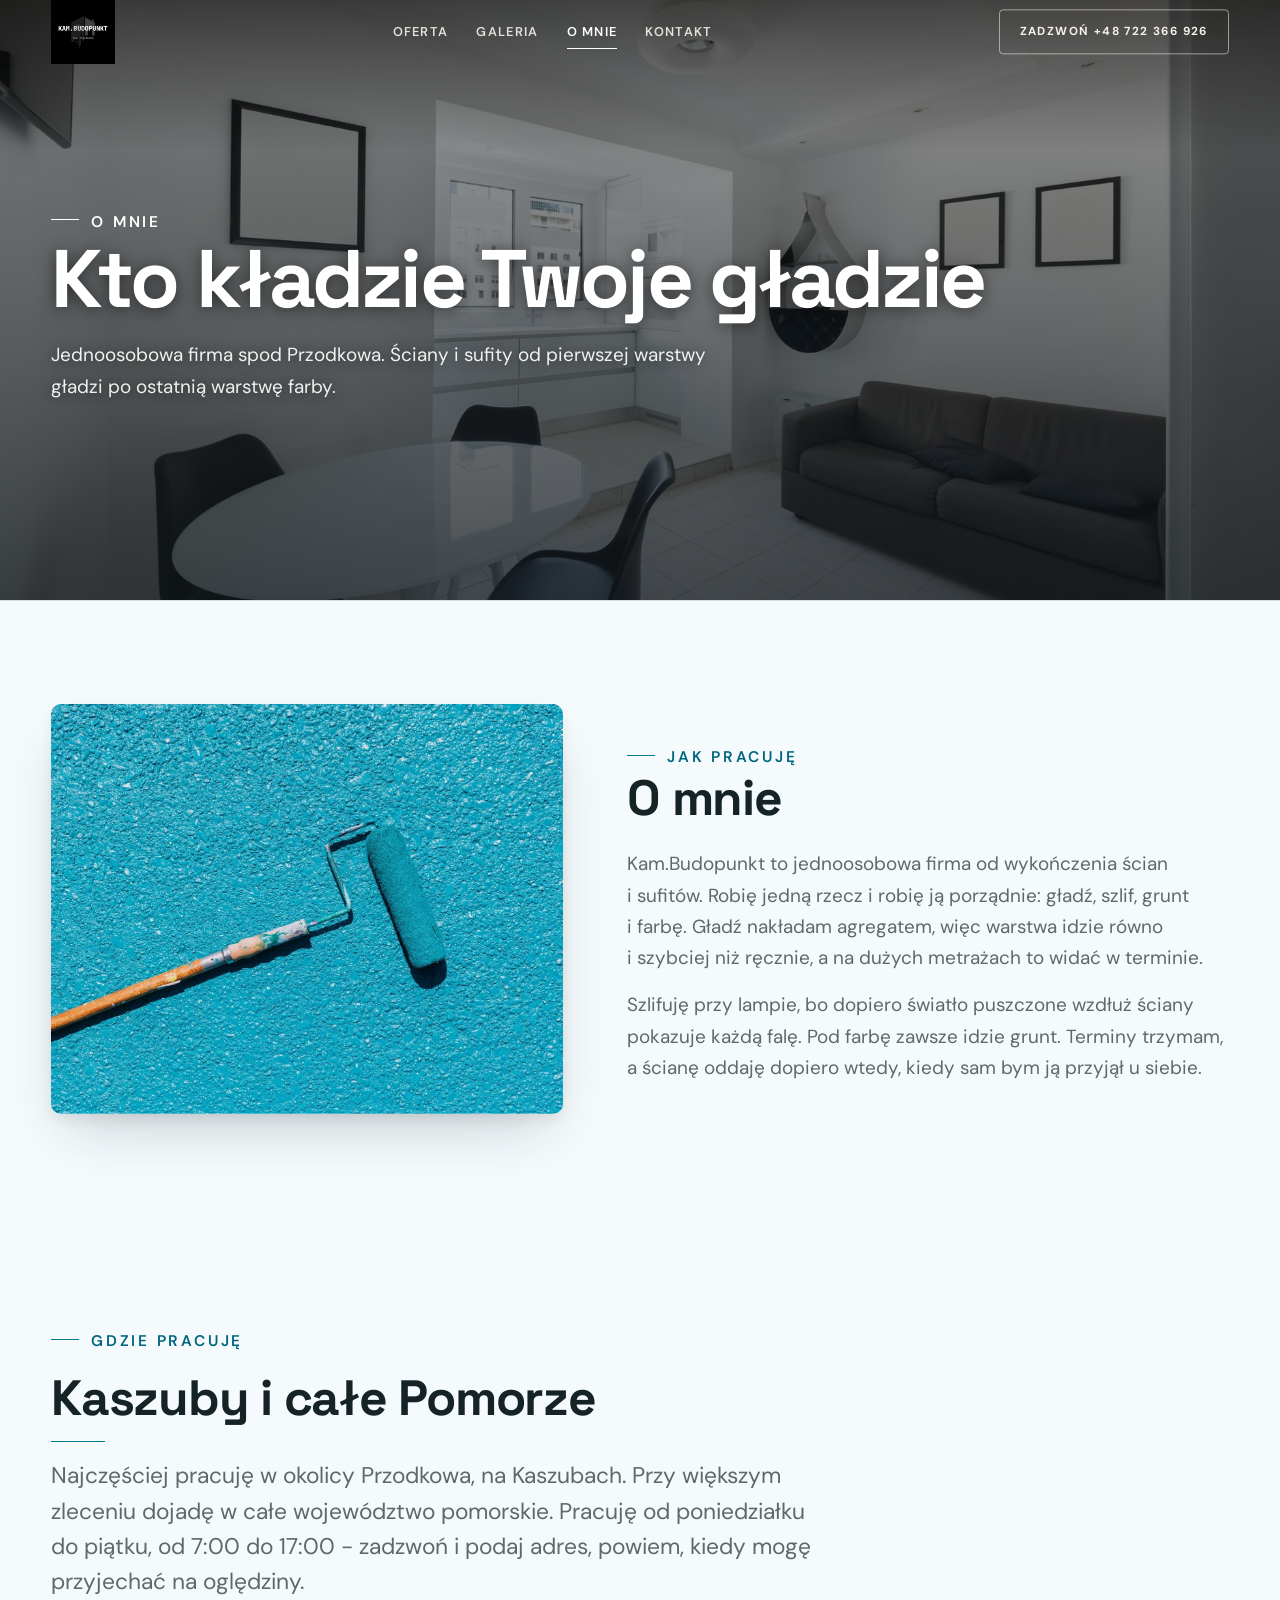
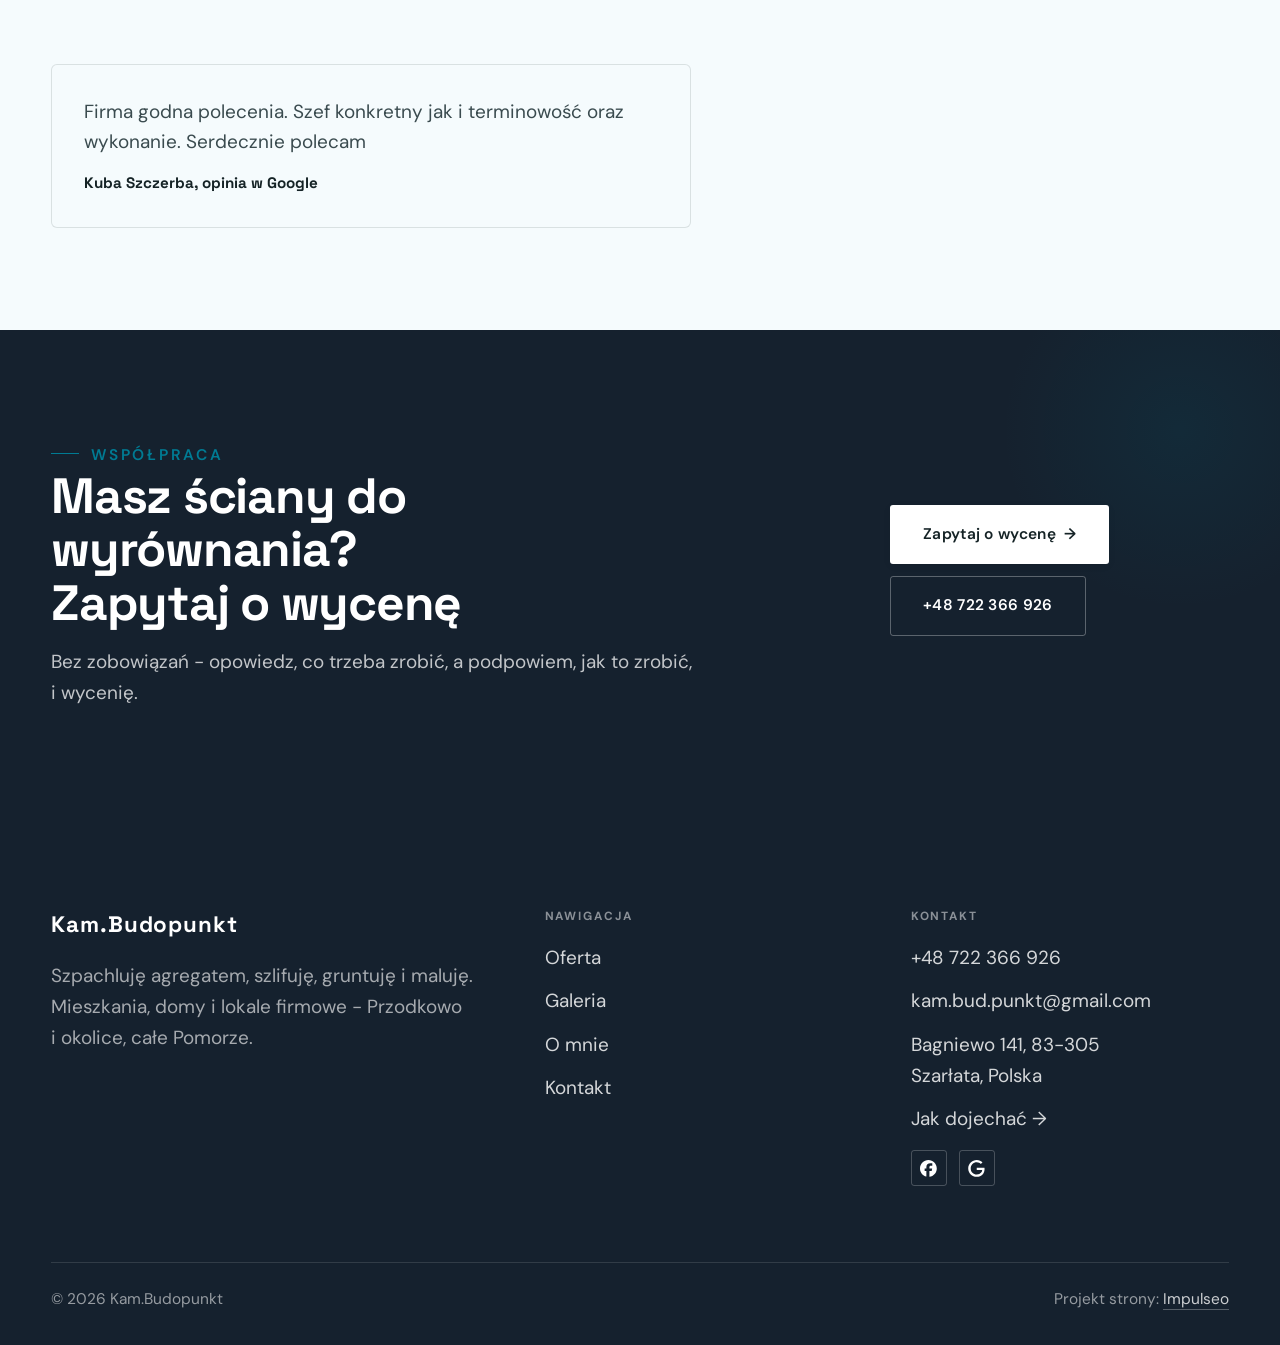
<file: o-nas.html>
<!DOCTYPE html>
<html lang="pl">
<head>
<meta charset="UTF-8">
<meta name="viewport" content="width=device-width, initial-scale=1.0">
<title>O mnie - Kam.Budopunkt</title>
<meta name="description" content="Gładzie agregatem, szlifowanie, gruntowanie i malowanie mieszkań, domów i lokali firmowych. Kaszuby i Pomorze. Zadzwoń: +48 722 366 926.">
<link rel="canonical" href="https://impulseo-pl.github.io/kam-budopunkt/o-nas.html">
<meta name="robots" content="noindex, nofollow">
<meta property="og:type" content="website">
<meta property="og:locale" content="pl_PL">
<meta property="og:site_name" content="Kam.Budopunkt">
<meta property="og:title" content="O mnie - Kam.Budopunkt">
<meta property="og:description" content="Gładzie agregatem, szlifowanie, gruntowanie i malowanie mieszkań, domów i lokali firmowych. Kaszuby i Pomorze. Zadzwoń: +48 722 366 926.">
<meta property="og:url" content="https://impulseo-pl.github.io/kam-budopunkt/o-nas.html">
<meta property="og:image" content="https://impulseo-pl.github.io/kam-budopunkt/img/og.jpg">
<meta property="og:image:width" content="1200">
<meta property="og:image:height" content="630">
<meta name="twitter:card" content="summary_large_image">
<link rel="preconnect" href="https://fonts.googleapis.com">
<link rel="preconnect" href="https://fonts.gstatic.com" crossorigin>
<link href="https://fonts.googleapis.com/css2?family=Space+Grotesk:wght@500;600;700&family=DM+Sans:opsz,wght@9..40,400;9..40,500;9..40,600&display=swap" rel="stylesheet">
<link rel="stylesheet" href="assets/styles.css?v=da3f04f2">
</head>
<body>

<header class="nav">
  <div class="wrap nav-inner">
    <a class="brand brand-has-logo" href="index.html"><img class="brand-logo" src="img/logo.jpg" alt="Kam.Budopunkt" width="500" height="500" decoding="async"></a>
    <nav class="nav-links">
      <a href="oferta.html">Oferta</a>
      <a href="realizacje.html">Galeria</a>
      <a href="o-nas.html" class="active" aria-current="page">O mnie</a>
      <a href="kontakt.html">Kontakt</a>
      <a href="tel:+48722366926" class="btn btn-accent">Zadzwoń +48 722 366 926</a>
    </nav>
    <button class="nav-toggle" aria-label="Menu"><span></span><span></span><span></span></button>
  </div>
</header>

<main>
<section class="pagehead">
  <img src="img/g7.jpg" alt="Kam.Budopunkt - Kto kładzie Twoje gładzie" width="1800" height="1202" decoding="async">
  <div class="wrap">
    <span class="eyebrow">O mnie</span>
    <h1>Kto kładzie Twoje gładzie</h1>
    <p>Jednoosobowa firma spod Przodkowa. Ściany i sufity od pierwszej warstwy gładzi po ostatnią warstwę farby.</p>
  </div>
</section>
<section>
  <div class="wrap split">
    <div class="split-art reveal"><img src="img/g8.jpg" alt="Kam.Budopunkt" loading="lazy" width="1800" height="1201" decoding="async"></div>
    <div class="split-copy reveal">
      <span class="eyebrow">Jak pracuję</span>
      <h2>O mnie</h2>
      <p class="muted">Kam.Budopunkt to jednoosobowa firma od wykończenia ścian i sufitów. Robię jedną rzecz i robię ją porządnie: gładź, szlif, grunt i farbę. Gładź nakładam agregatem, więc warstwa idzie równo i szybciej niż ręcznie, a na dużych metrażach to widać w terminie.</p>
      <p class="muted">Szlifuję przy lampie, bo dopiero światło puszczone wzdłuż ściany pokazuje każdą falę. Pod farbę zawsze idzie grunt. Terminy trzymam, a ścianę oddaję dopiero wtedy, kiedy sam bym ją przyjął u siebie.</p>
    </div>
  </div>
</section>

<section id="obszar-mnie">
  <div class="wrap">
    <div class="head reveal">
      <span class="eyebrow">Gdzie pracuję</span>
      <h2>Kaszuby i całe Pomorze</h2>
      <p class="muted">Najczęściej pracuję w okolicy Przodkowa, na Kaszubach. Przy większym zleceniu dojadę w całe województwo pomorskie. Pracuję od poniedziałku do piątku, od 7:00 do 17:00 - zadzwoń i podaj adres, powiem, kiedy mogę przyjechać na oględziny.</p>
    </div>
    <figure class="op-card reveal" style="max-width:640px"><blockquote>Firma godna polecenia. Szef konkretny jak i terminowość oraz wykonanie. Serdecznie polecam</blockquote><span class="op-autor">Kuba Szczerba, opinia w Google</span></figure>
  </div>
</section>

<section class="cta">
  <div class="wrap">
    <div class="reveal">
      <span class="eyebrow">Współpraca</span>
      <h2>Masz ściany do wyrównania? Zapytaj o wycenę</h2>
      <p>Bez zobowiązań - opowiedz, co trzeba zrobić, a podpowiem, jak to zrobić, i wycenię.</p>
    </div>
    <div class="cta-actions reveal">
      <a href="kontakt.html" class="btn btn-light">Zapytaj o wycenę <span class="arr">→</span></a>
      <a href="tel:+48722366926" class="btn btn-ghost btn-ghost-cta">+48 722 366 926</a>
    </div>
  </div>
</section>
</main>

<footer>
  <div class="wrap">
    <div class="foot-grid">
      <div class="foot-brand">
        <div class="name">Kam.Budopunkt</div>
        <p>Szpachluję agregatem, szlifuję, gruntuję i maluję. Mieszkania, domy i lokale firmowe - Przodkowo i okolice, całe Pomorze.</p>
      </div>
      <div class="foot-col">
        <h4>Nawigacja</h4>
        <a href="oferta.html">Oferta</a>
        <a href="realizacje.html">Galeria</a>
        <a href="o-nas.html">O mnie</a>
        <a href="kontakt.html">Kontakt</a>
      </div>
      <div class="foot-col">
        <h4>Kontakt</h4>
        <a href="tel:+48722366926">+48 722 366 926</a>
        <a href="mailto:kam.bud.punkt@gmail.com">kam.bud.punkt@gmail.com</a>
        <p>Bagniewo 141, 83-305 Szarłata, Polska</p>
        <a href="https://maps.google.com/?cid=775181330331131832&g_mp=Cidnb29nbGUubWFwcy5wbGFjZXMudjEuUGxhY2VzLlNlYXJjaFRleHQQAhgEIAA" target="_blank" rel="noopener">Jak dojechać →</a>
      <div class="foot-soc">
        <a class="soc" href="https://www.facebook.com/p/KamBudoPunkt-61556406203269/" target="_blank" rel="noopener" aria-label="Facebook - Kam.Budopunkt"><svg viewBox="0 0 24 24" aria-hidden="true" focusable="false"><path d="M9.101 23.691v-7.98H6.627v-3.667h2.474v-1.58c0-4.085 1.848-5.978 5.858-5.978.401 0 .955.042 1.468.103a8.68 8.68 0 0 1 1.141.195v3.325a8.623 8.623 0 0 0-.653-.036 26.805 26.805 0 0 0-.733-.009c-.707 0-1.259.096-1.675.309a1.686 1.686 0 0 0-.679.622c-.258.42-.374.995-.374 1.752v1.297h3.919l-.386 2.103-.287 1.564h-3.246v8.245C19.396 23.238 24 18.179 24 12.044c0-6.627-5.373-12-12-12s-12 5.373-12 12c0 5.628 3.874 10.35 9.101 11.647Z" fill="currentColor"/></svg></a>
        <a class="soc" href="https://maps.google.com/?cid=775181330331131832&g_mp=Cidnb29nbGUubWFwcy5wbGFjZXMudjEuUGxhY2VzLlNlYXJjaFRleHQQAhgEIAA" target="_blank" rel="noopener" aria-label="Google - Kam.Budopunkt"><svg viewBox="0 0 24 24" aria-hidden="true" focusable="false"><path d="M12.48 10.92v3.28h7.84c-.24 1.84-.853 3.187-1.787 4.133-1.147 1.147-2.933 2.4-6.053 2.4-4.827 0-8.6-3.893-8.6-8.72s3.773-8.72 8.6-8.72c2.6 0 4.507 1.027 5.907 2.347l2.307-2.307C18.747 1.44 16.133 0 12.48 0 5.867 0 .307 5.387.307 12s5.56 12 12.173 12c3.573 0 6.267-1.173 8.373-3.36 2.16-2.16 2.84-5.213 2.84-7.667 0-.76-.053-1.467-.173-2.053H12.48z" fill="currentColor"/></svg></a>
      </div>
      </div>
    </div>
    <div class="foot-bot">
      <span>© 2026 Kam.Budopunkt</span>
      <span>Projekt strony: <a class="foot-credit" href="https://impulseo.pl" target="_blank" rel="noopener">Impulseo</a></span>
    </div>
  </div>
</footer>
<div class="sticky-call"><a class="sc-call" href="tel:+48722366926"><svg class="ico-tel" width="16" height="16" viewBox="0 0 24 24" fill="none" aria-hidden="true"><path d="M6.6 10.8a15.5 15.5 0 0 0 6.6 6.6l2.2-2.2a1 1 0 0 1 1-.24 11.4 11.4 0 0 0 3.6.58 1 1 0 0 1 1 1V20a1 1 0 0 1-1 1A17 17 0 0 1 3 4a1 1 0 0 1 1-1h3.5a1 1 0 0 1 1 1c0 1.25.2 2.46.58 3.6a1 1 0 0 1-.25 1l-2.23 2.2Z" fill="currentColor"/></svg> Zadzwoń</a><a class="sc-quote" href="kontakt.html">Zadzwoń po wycenę</a></div>
<div class="demo-wazne" data-do="2026-11-15" data-cykl="3" hidden><svg class="dw-ico" width="13" height="13" viewBox="0 0 24 24" fill="none" aria-hidden="true"><circle cx="12" cy="12" r="8.6" stroke="currentColor" stroke-width="1.8"/><path d="M12 7.2V12l3.3 2" stroke="currentColor" stroke-width="1.8" stroke-linecap="round"/></svg><span class="dw-txt"></span></div>

<script src="assets/main.js"></script>
</body>
</html>
</file>
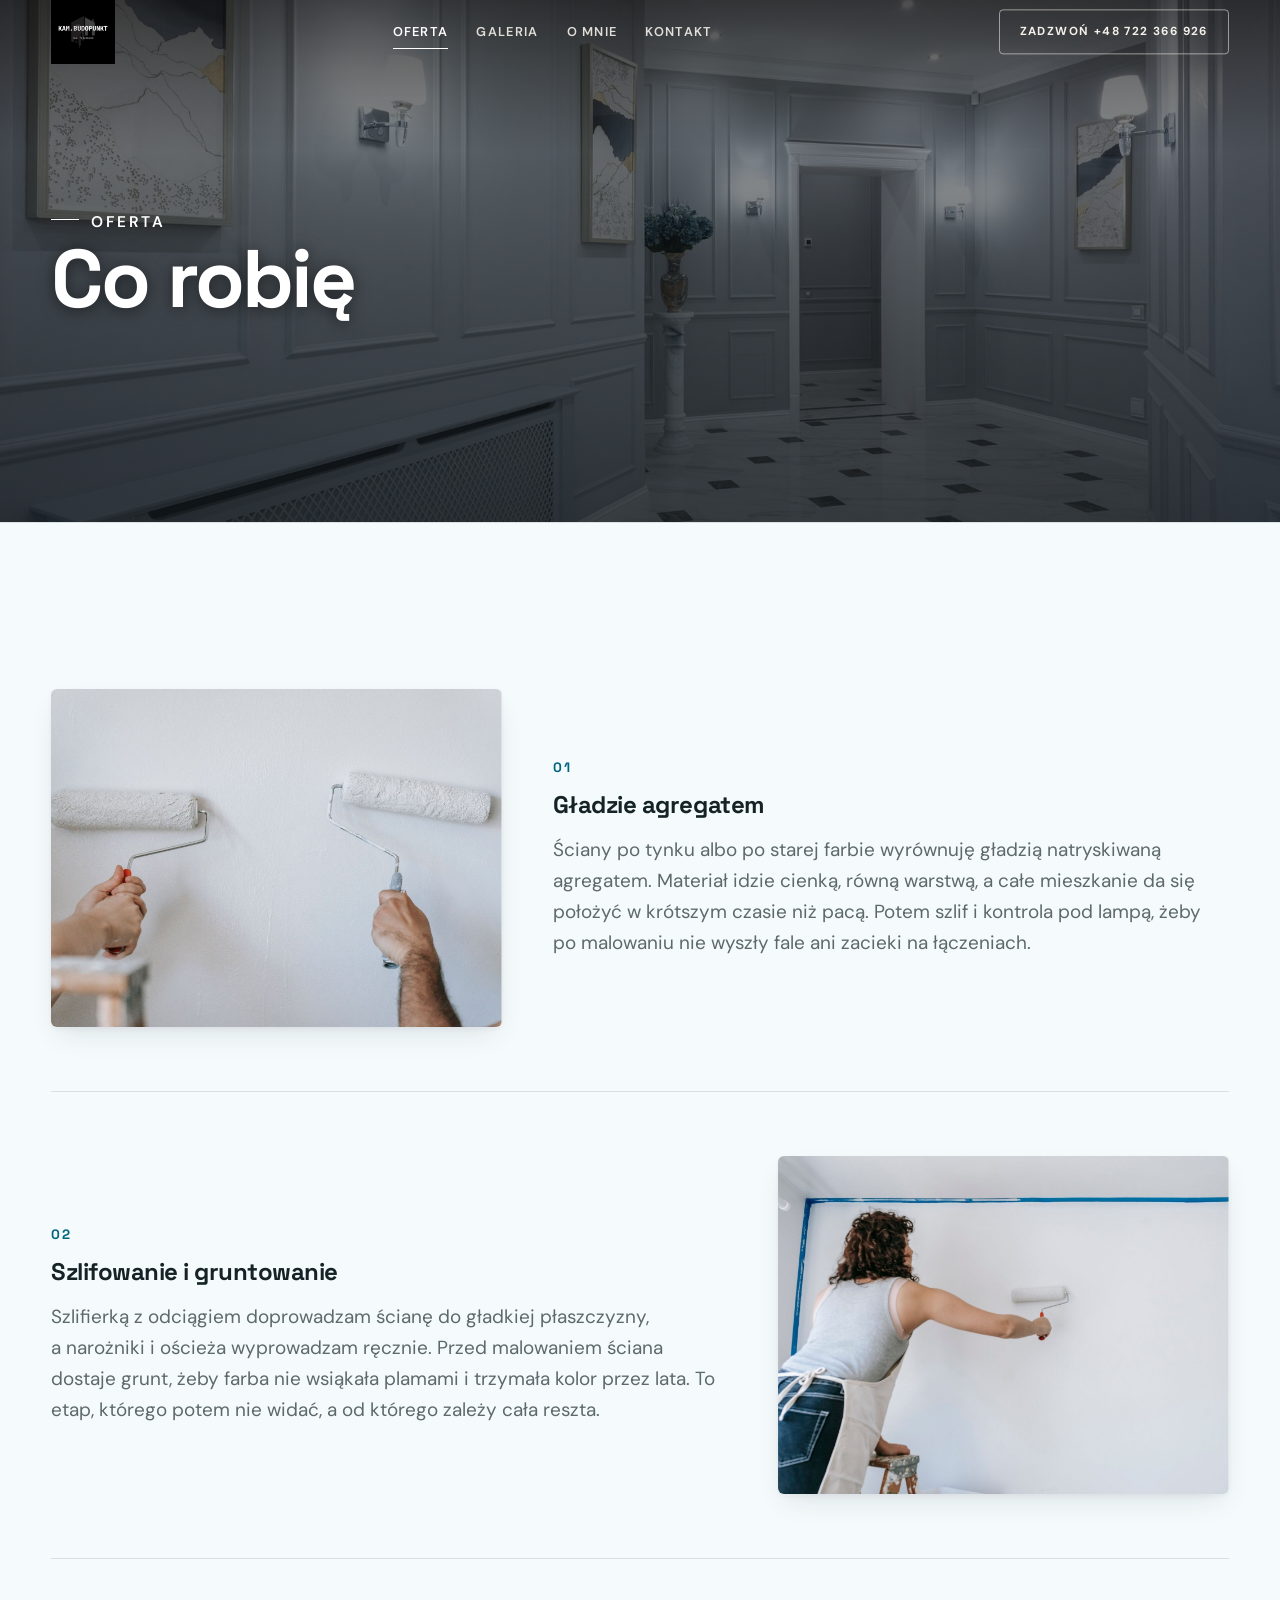
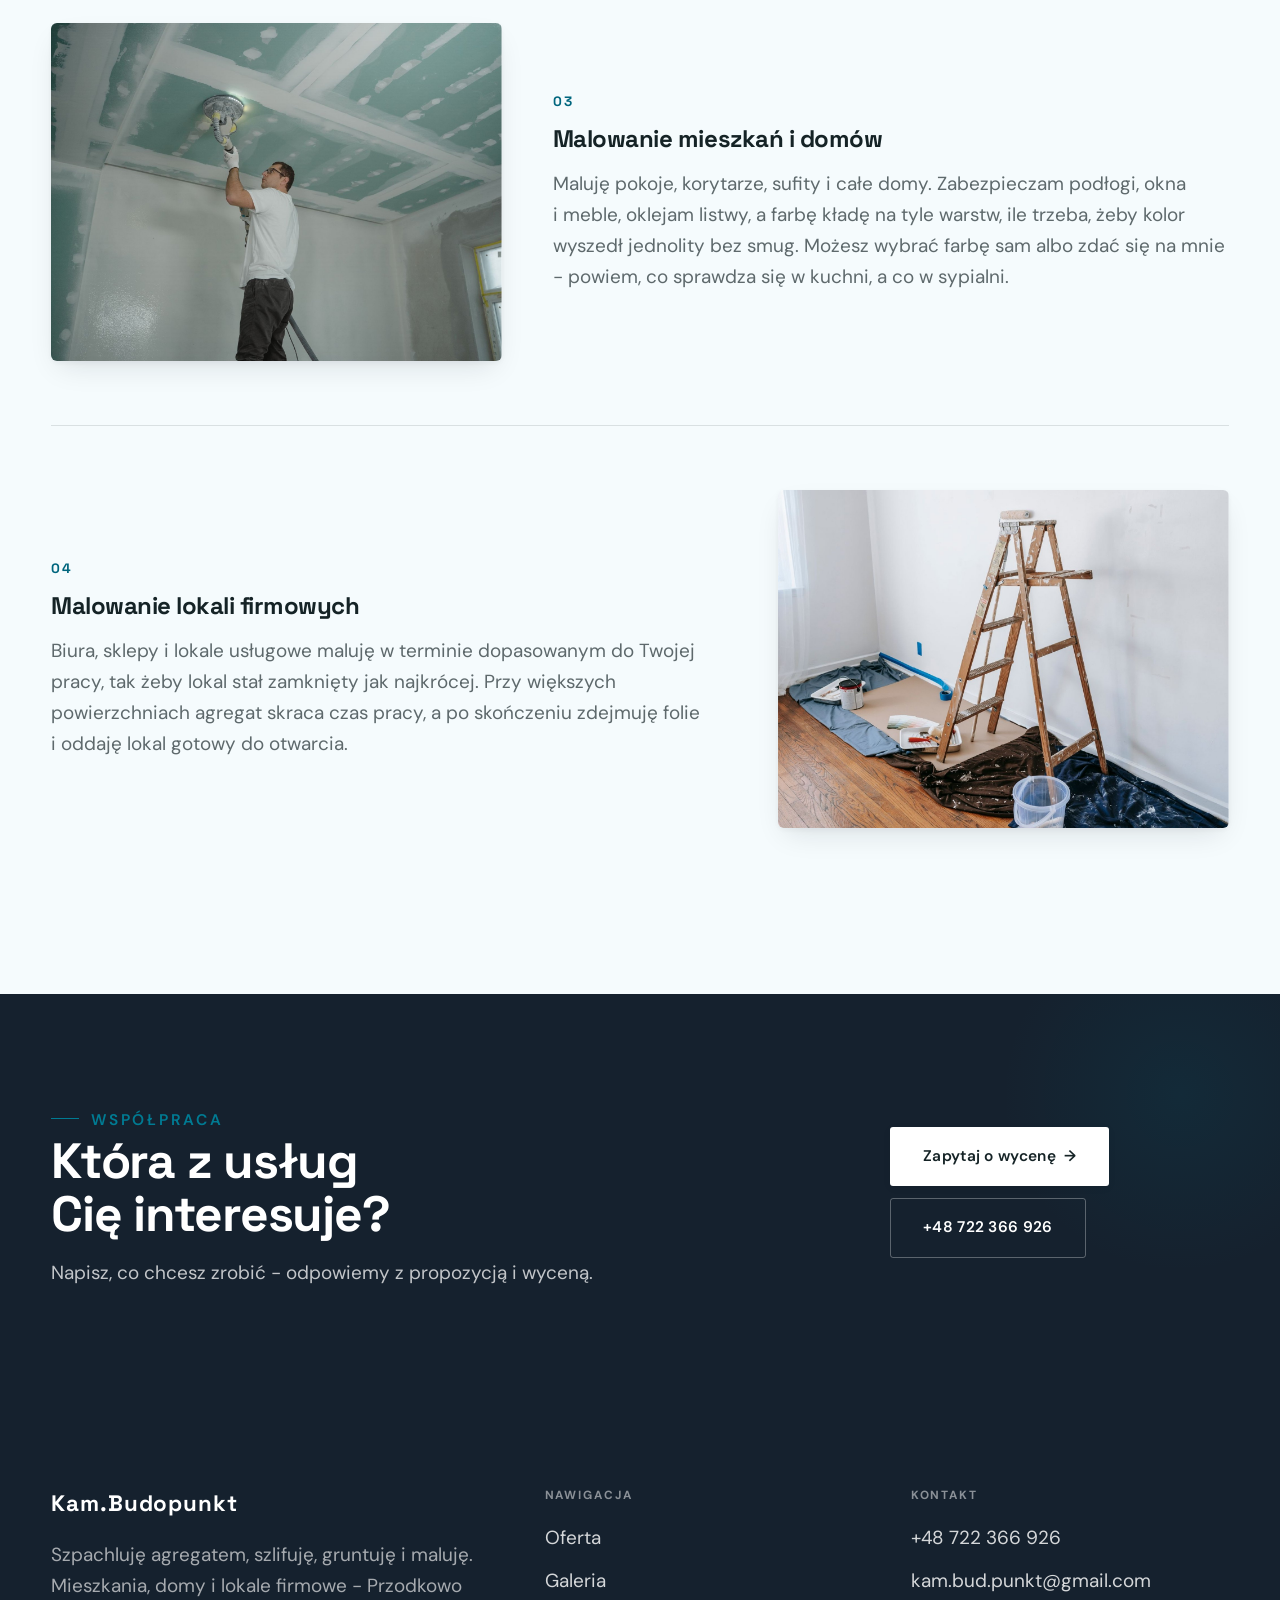
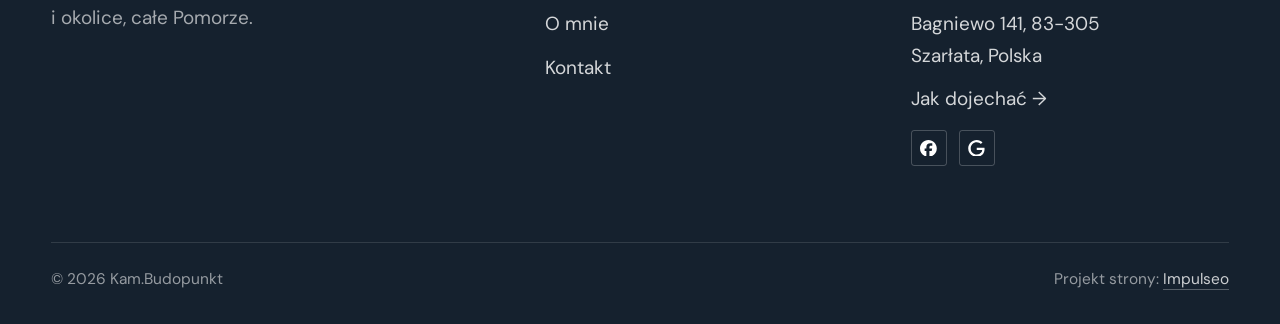
<file: oferta.html>
<!DOCTYPE html>
<html lang="pl">
<head>
<meta charset="UTF-8">
<meta name="viewport" content="width=device-width, initial-scale=1.0">
<title>Oferta - Kam.Budopunkt</title>
<meta name="description" content="Gładzie agregatem, szlifowanie, gruntowanie i malowanie mieszkań, domów i lokali firmowych. Kaszuby i Pomorze. Zadzwoń: +48 722 366 926.">
<link rel="canonical" href="https://impulseo-pl.github.io/kam-budopunkt/oferta.html">
<meta name="robots" content="noindex, nofollow">
<meta property="og:type" content="website">
<meta property="og:locale" content="pl_PL">
<meta property="og:site_name" content="Kam.Budopunkt">
<meta property="og:title" content="Oferta - Kam.Budopunkt">
<meta property="og:description" content="Gładzie agregatem, szlifowanie, gruntowanie i malowanie mieszkań, domów i lokali firmowych. Kaszuby i Pomorze. Zadzwoń: +48 722 366 926.">
<meta property="og:url" content="https://impulseo-pl.github.io/kam-budopunkt/oferta.html">
<meta property="og:image" content="https://impulseo-pl.github.io/kam-budopunkt/img/og.jpg">
<meta property="og:image:width" content="1200">
<meta property="og:image:height" content="630">
<meta name="twitter:card" content="summary_large_image">
<link rel="preconnect" href="https://fonts.googleapis.com">
<link rel="preconnect" href="https://fonts.gstatic.com" crossorigin>
<link href="https://fonts.googleapis.com/css2?family=Space+Grotesk:wght@500;600;700&family=DM+Sans:opsz,wght@9..40,400;9..40,500;9..40,600&display=swap" rel="stylesheet">
<link rel="stylesheet" href="assets/styles.css?v=da3f04f2">
</head>
<body>

<header class="nav">
  <div class="wrap nav-inner">
    <a class="brand brand-has-logo" href="index.html"><img class="brand-logo" src="img/logo.jpg" alt="Kam.Budopunkt" width="500" height="500" decoding="async"></a>
    <nav class="nav-links">
      <a href="oferta.html" class="active" aria-current="page">Oferta</a>
      <a href="realizacje.html">Galeria</a>
      <a href="o-nas.html">O mnie</a>
      <a href="kontakt.html">Kontakt</a>
      <a href="tel:+48722366926" class="btn btn-accent">Zadzwoń +48 722 366 926</a>
    </nav>
    <button class="nav-toggle" aria-label="Menu"><span></span><span></span><span></span></button>
  </div>
</header>

<main>
<section class="pagehead">
  <img src="img/g6.jpg" alt="Kam.Budopunkt - Co robię" width="1800" height="1202" decoding="async">
  <div class="wrap">
    <span class="eyebrow">Oferta</span>
    <h1>Co robię</h1>
  </div>
</section>
<section>
  <div class="wrap">
    <div class="svc-row reveal">
      <div class="svc-row-art"><img src="img/g2.jpg" alt="Gładzie agregatem" loading="lazy" width="1800" height="1200" decoding="async"></div>
      <div>
        <span class="num">01</span>
        <h3>Gładzie agregatem</h3>
        <p class="muted">Ściany po tynku albo po starej farbie wyrównuję gładzią natryskiwaną agregatem. Materiał idzie cienką, równą warstwą, a całe mieszkanie da się położyć w krótszym czasie niż pacą. Potem szlif i kontrola pod lampą, żeby po malowaniu nie wyszły fale ani zacieki na łączeniach.</p>
      </div>
    </div>
    <div class="svc-row rev reveal">
      <div class="svc-row-art"><img src="img/g3.jpg" alt="Szlifowanie i gruntowanie" loading="lazy" width="1800" height="1200" decoding="async"></div>
      <div>
        <span class="num">02</span>
        <h3>Szlifowanie i gruntowanie</h3>
        <p class="muted">Szlifierką z odciągiem doprowadzam ścianę do gładkiej płaszczyzny, a narożniki i ościeża wyprowadzam ręcznie. Przed malowaniem ściana dostaje grunt, żeby farba nie wsiąkała plamami i trzymała kolor przez lata. To etap, którego potem nie widać, a od którego zależy cała reszta.</p>
      </div>
    </div>
    <div class="svc-row reveal">
      <div class="svc-row-art"><img src="img/g4.jpg" alt="Malowanie mieszkań i domów" loading="lazy" width="1800" height="1200" decoding="async"></div>
      <div>
        <span class="num">03</span>
        <h3>Malowanie mieszkań i domów</h3>
        <p class="muted">Maluję pokoje, korytarze, sufity i całe domy. Zabezpieczam podłogi, okna i meble, oklejam listwy, a farbę kładę na tyle warstw, ile trzeba, żeby kolor wyszedł jednolity bez smug. Możesz wybrać farbę sam albo zdać się na mnie - powiem, co sprawdza się w kuchni, a co w sypialni.</p>
      </div>
    </div>
    <div class="svc-row rev reveal">
      <div class="svc-row-art"><img src="img/g5.jpg" alt="Malowanie lokali firmowych" loading="lazy" width="1800" height="1200" decoding="async"></div>
      <div>
        <span class="num">04</span>
        <h3>Malowanie lokali firmowych</h3>
        <p class="muted">Biura, sklepy i lokale usługowe maluję w terminie dopasowanym do Twojej pracy, tak żeby lokal stał zamknięty jak najkrócej. Przy większych powierzchniach agregat skraca czas pracy, a po skończeniu zdejmuję folie i oddaję lokal gotowy do otwarcia.</p>
      </div>
    </div>
  </div>
</section>

<section class="cta">
  <div class="wrap">
    <div class="reveal">
      <span class="eyebrow">Współpraca</span>
      <h2>Która z usług Cię interesuje?</h2>
      <p>Napisz, co chcesz zrobić - odpowiemy z propozycją i wyceną.</p>
    </div>
    <div class="cta-actions reveal">
      <a href="kontakt.html" class="btn btn-light">Zapytaj o wycenę <span class="arr">→</span></a>
      <a href="tel:+48722366926" class="btn btn-ghost btn-ghost-cta">+48 722 366 926</a>
    </div>
  </div>
</section>
</main>

<footer>
  <div class="wrap">
    <div class="foot-grid">
      <div class="foot-brand">
        <div class="name">Kam.Budopunkt</div>
        <p>Szpachluję agregatem, szlifuję, gruntuję i maluję. Mieszkania, domy i lokale firmowe - Przodkowo i okolice, całe Pomorze.</p>
      </div>
      <div class="foot-col">
        <h4>Nawigacja</h4>
        <a href="oferta.html">Oferta</a>
        <a href="realizacje.html">Galeria</a>
        <a href="o-nas.html">O mnie</a>
        <a href="kontakt.html">Kontakt</a>
      </div>
      <div class="foot-col">
        <h4>Kontakt</h4>
        <a href="tel:+48722366926">+48 722 366 926</a>
        <a href="mailto:kam.bud.punkt@gmail.com">kam.bud.punkt@gmail.com</a>
        <p>Bagniewo 141, 83-305 Szarłata, Polska</p>
        <a href="https://maps.google.com/?cid=775181330331131832&g_mp=Cidnb29nbGUubWFwcy5wbGFjZXMudjEuUGxhY2VzLlNlYXJjaFRleHQQAhgEIAA" target="_blank" rel="noopener">Jak dojechać →</a>
      <div class="foot-soc">
        <a class="soc" href="https://www.facebook.com/p/KamBudoPunkt-61556406203269/" target="_blank" rel="noopener" aria-label="Facebook - Kam.Budopunkt"><svg viewBox="0 0 24 24" aria-hidden="true" focusable="false"><path d="M9.101 23.691v-7.98H6.627v-3.667h2.474v-1.58c0-4.085 1.848-5.978 5.858-5.978.401 0 .955.042 1.468.103a8.68 8.68 0 0 1 1.141.195v3.325a8.623 8.623 0 0 0-.653-.036 26.805 26.805 0 0 0-.733-.009c-.707 0-1.259.096-1.675.309a1.686 1.686 0 0 0-.679.622c-.258.42-.374.995-.374 1.752v1.297h3.919l-.386 2.103-.287 1.564h-3.246v8.245C19.396 23.238 24 18.179 24 12.044c0-6.627-5.373-12-12-12s-12 5.373-12 12c0 5.628 3.874 10.35 9.101 11.647Z" fill="currentColor"/></svg></a>
        <a class="soc" href="https://maps.google.com/?cid=775181330331131832&g_mp=Cidnb29nbGUubWFwcy5wbGFjZXMudjEuUGxhY2VzLlNlYXJjaFRleHQQAhgEIAA" target="_blank" rel="noopener" aria-label="Google - Kam.Budopunkt"><svg viewBox="0 0 24 24" aria-hidden="true" focusable="false"><path d="M12.48 10.92v3.28h7.84c-.24 1.84-.853 3.187-1.787 4.133-1.147 1.147-2.933 2.4-6.053 2.4-4.827 0-8.6-3.893-8.6-8.72s3.773-8.72 8.6-8.72c2.6 0 4.507 1.027 5.907 2.347l2.307-2.307C18.747 1.44 16.133 0 12.48 0 5.867 0 .307 5.387.307 12s5.56 12 12.173 12c3.573 0 6.267-1.173 8.373-3.36 2.16-2.16 2.84-5.213 2.84-7.667 0-.76-.053-1.467-.173-2.053H12.48z" fill="currentColor"/></svg></a>
      </div>
      </div>
    </div>
    <div class="foot-bot">
      <span>© 2026 Kam.Budopunkt</span>
      <span>Projekt strony: <a class="foot-credit" href="https://impulseo.pl" target="_blank" rel="noopener">Impulseo</a></span>
    </div>
  </div>
</footer>
<div class="sticky-call"><a class="sc-call" href="tel:+48722366926"><svg class="ico-tel" width="16" height="16" viewBox="0 0 24 24" fill="none" aria-hidden="true"><path d="M6.6 10.8a15.5 15.5 0 0 0 6.6 6.6l2.2-2.2a1 1 0 0 1 1-.24 11.4 11.4 0 0 0 3.6.58 1 1 0 0 1 1 1V20a1 1 0 0 1-1 1A17 17 0 0 1 3 4a1 1 0 0 1 1-1h3.5a1 1 0 0 1 1 1c0 1.25.2 2.46.58 3.6a1 1 0 0 1-.25 1l-2.23 2.2Z" fill="currentColor"/></svg> Zadzwoń</a><a class="sc-quote" href="kontakt.html">Zadzwoń po wycenę</a></div>
<div class="demo-wazne" data-do="2026-11-15" data-cykl="3" hidden><svg class="dw-ico" width="13" height="13" viewBox="0 0 24 24" fill="none" aria-hidden="true"><circle cx="12" cy="12" r="8.6" stroke="currentColor" stroke-width="1.8"/><path d="M12 7.2V12l3.3 2" stroke="currentColor" stroke-width="1.8" stroke-linecap="round"/></svg><span class="dw-txt"></span></div>

<script src="assets/main.js"></script>
</body>
</html>
</file>
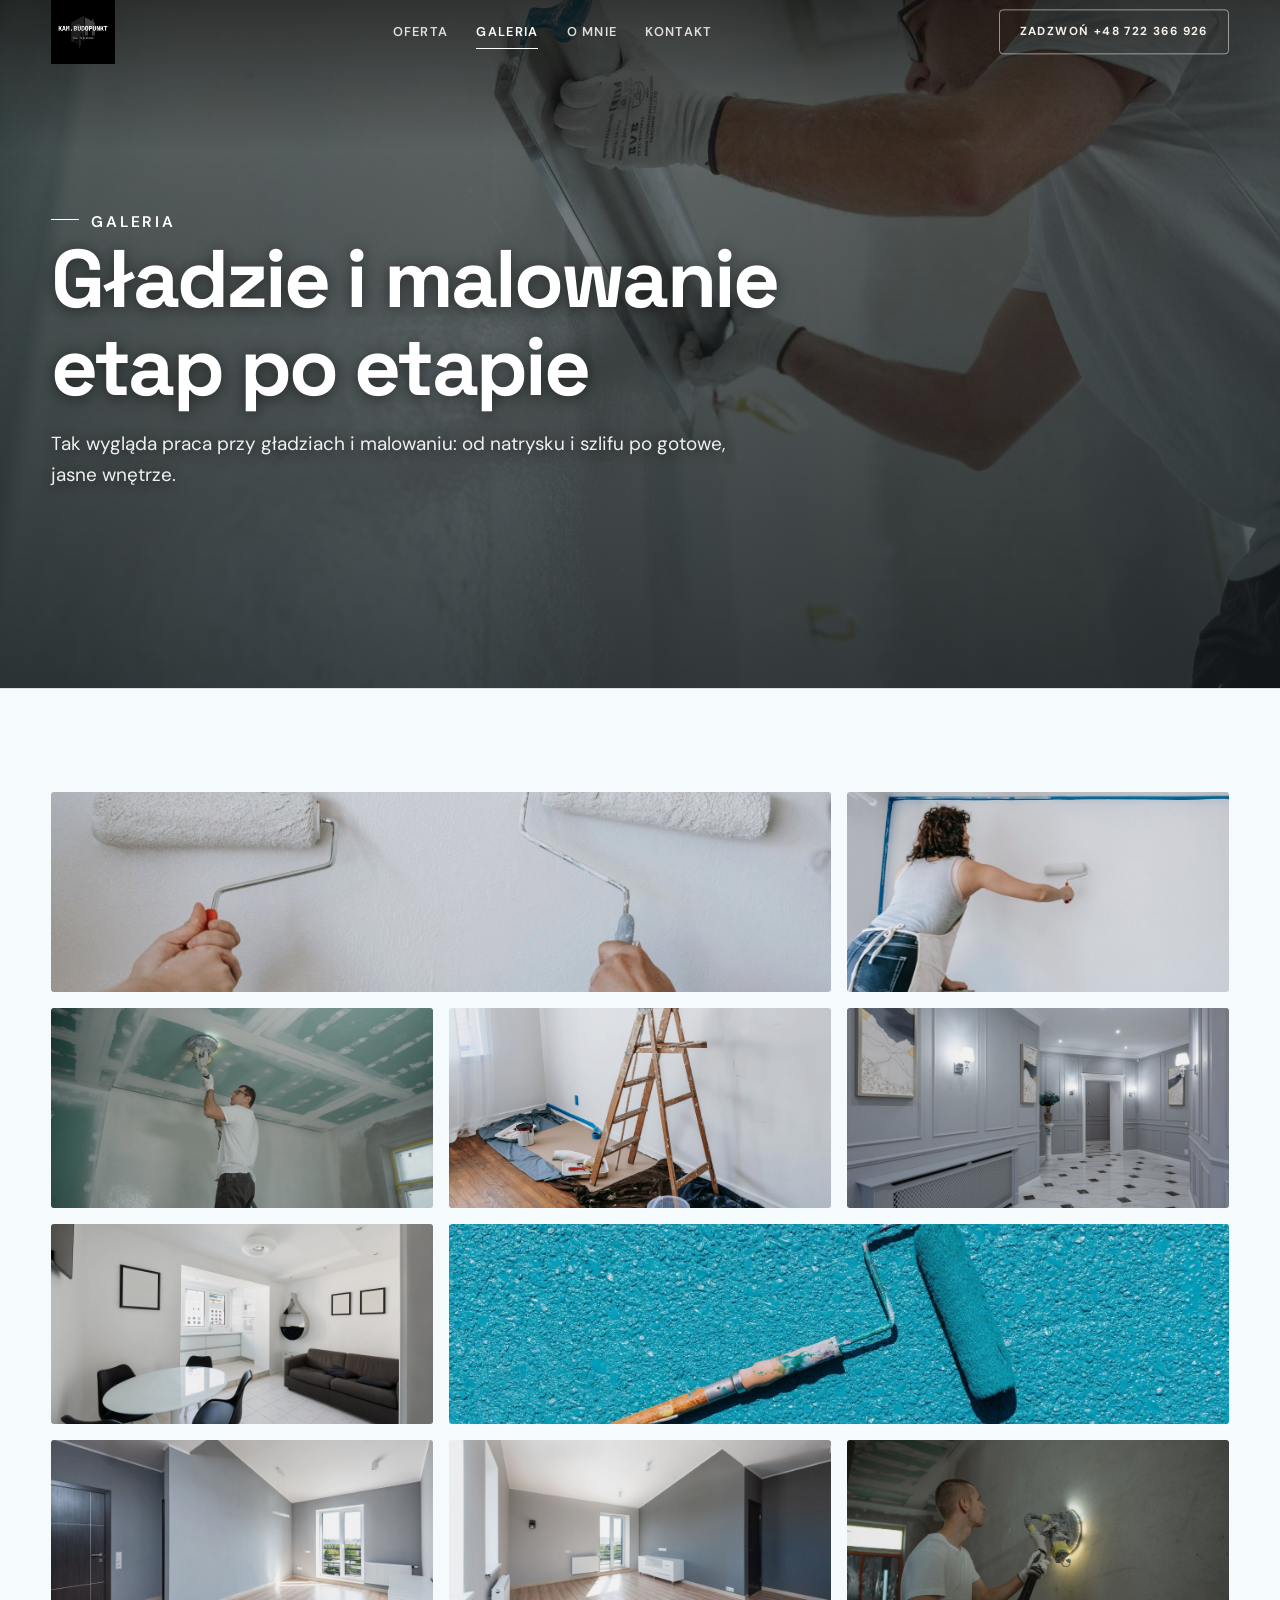
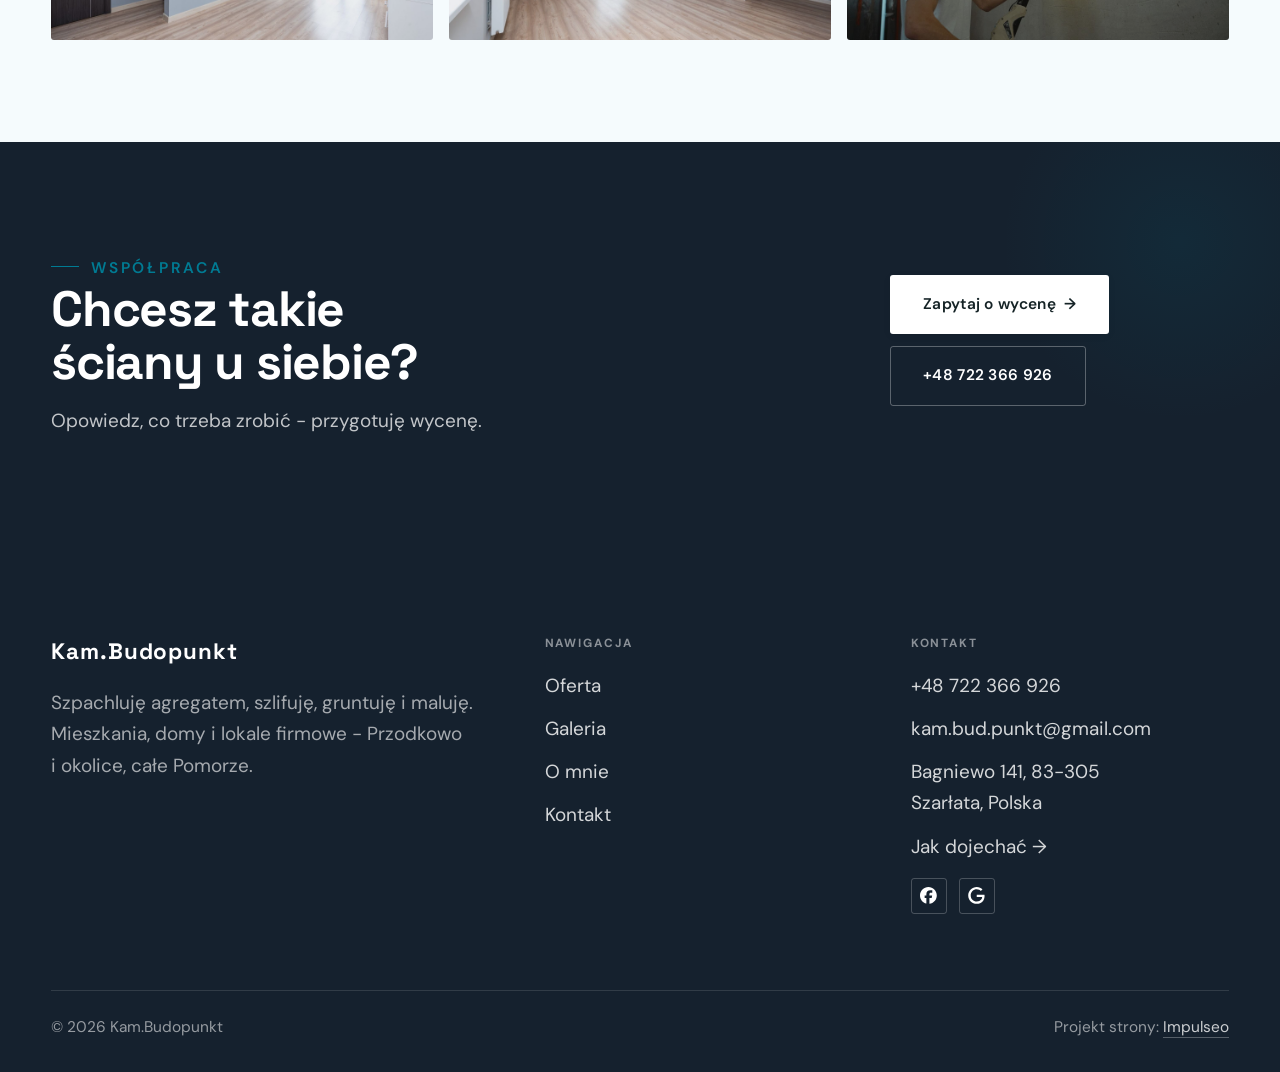
<file: realizacje.html>
<!DOCTYPE html>
<html lang="pl">
<head>
<meta charset="UTF-8">
<meta name="viewport" content="width=device-width, initial-scale=1.0">
<title>Realizacje - Kam.Budopunkt</title>
<meta name="description" content="Realizacje Kam.Budopunkt: Gładź pod łatą, Szlif przy lampie, Pierwsza warstwa farby, Malowanie wałkiem, Zabezpieczone wnętrze">
<link rel="canonical" href="https://impulseo-pl.github.io/kam-budopunkt/realizacje.html">
<meta name="robots" content="noindex, nofollow">
<meta property="og:type" content="website">
<meta property="og:locale" content="pl_PL">
<meta property="og:site_name" content="Kam.Budopunkt">
<meta property="og:title" content="Realizacje - Kam.Budopunkt">
<meta property="og:description" content="Realizacje Kam.Budopunkt: Gładź pod łatą, Szlif przy lampie, Pierwsza warstwa farby, Malowanie wałkiem, Zabezpieczone wnętrze">
<meta property="og:url" content="https://impulseo-pl.github.io/kam-budopunkt/realizacje.html">
<meta property="og:image" content="https://impulseo-pl.github.io/kam-budopunkt/img/og.jpg">
<meta property="og:image:width" content="1200">
<meta property="og:image:height" content="630">
<meta name="twitter:card" content="summary_large_image">
<link rel="preconnect" href="https://fonts.googleapis.com">
<link rel="preconnect" href="https://fonts.gstatic.com" crossorigin>
<link href="https://fonts.googleapis.com/css2?family=Space+Grotesk:wght@500;600;700&family=DM+Sans:opsz,wght@9..40,400;9..40,500;9..40,600&display=swap" rel="stylesheet">
<link rel="stylesheet" href="assets/styles.css?v=da3f04f2">
</head>
<body>

<header class="nav">
  <div class="wrap nav-inner">
    <a class="brand brand-has-logo" href="index.html"><img class="brand-logo" src="img/logo.jpg" alt="Kam.Budopunkt" width="500" height="500" decoding="async"></a>
    <nav class="nav-links">
      <a href="oferta.html">Oferta</a>
      <a href="realizacje.html" class="active" aria-current="page">Galeria</a>
      <a href="o-nas.html">O mnie</a>
      <a href="kontakt.html">Kontakt</a>
      <a href="tel:+48722366926" class="btn btn-accent">Zadzwoń +48 722 366 926</a>
    </nav>
    <button class="nav-toggle" aria-label="Menu"><span></span><span></span><span></span></button>
  </div>
</header>

<main>
<section class="pagehead">
  <img src="img/g1.jpg" alt="Kam.Budopunkt - Gładzie i malowanie etap po etapie" width="1800" height="1200" decoding="async">
  <div class="wrap">
    <span class="eyebrow">Galeria</span>
    <h1>Gładzie i malowanie etap po etapie</h1>
    <p>Tak wygląda praca przy gładziach i malowaniu: od natrysku i szlifu po gotowe, jasne wnętrze.</p>
  </div>
</section>
<section>
  <div class="wrap">
    <div class="gallery">
      <div class="tile t-two3 reveal"><img src="img/g2.jpg" alt="Kam.Budopunkt" loading="lazy" width="1800" height="1200" decoding="async"></div>
      <div class="tile t-third reveal"><img src="img/g3.jpg" alt="Kam.Budopunkt" loading="lazy" width="1800" height="1200" decoding="async"></div>
      <div class="tile t-third reveal"><img src="img/g4.jpg" alt="Kam.Budopunkt" loading="lazy" width="1800" height="1200" decoding="async"></div>
      <div class="tile t-third reveal"><img src="img/g5.jpg" alt="Kam.Budopunkt" loading="lazy" width="1800" height="1200" decoding="async"></div>
      <div class="tile t-third reveal"><img src="img/g6.jpg" alt="Kam.Budopunkt" loading="lazy" width="1800" height="1202" decoding="async"></div>
      <div class="tile t-third reveal"><img src="img/g7.jpg" alt="Kam.Budopunkt" loading="lazy" width="1800" height="1202" decoding="async"></div>
      <div class="tile t-two3 reveal"><img src="img/g8.jpg" alt="Kam.Budopunkt" loading="lazy" width="1800" height="1201" decoding="async"></div>
      <div class="tile t-third reveal"><img src="img/g9.jpg" alt="Kam.Budopunkt" loading="lazy" width="1800" height="1202" decoding="async"></div>
      <div class="tile t-third reveal"><img src="img/g10.jpg" alt="Kam.Budopunkt" loading="lazy" width="1800" height="1202" decoding="async"></div>
      <div class="tile t-third reveal"><img src="img/about.jpg" alt="Kam.Budopunkt" loading="lazy" width="1800" height="1200" decoding="async"></div>
    </div>
  </div>
</section>
<section class="cta">
  <div class="wrap">
    <div class="reveal">
      <span class="eyebrow">Współpraca</span>
      <h2>Chcesz takie ściany u siebie?</h2>
      <p>Opowiedz, co trzeba zrobić - przygotuję wycenę.</p>
    </div>
    <div class="cta-actions reveal">
      <a href="kontakt.html" class="btn btn-light">Zapytaj o wycenę <span class="arr">→</span></a>
      <a href="tel:+48722366926" class="btn btn-ghost btn-ghost-cta">+48 722 366 926</a>
    </div>
  </div>
</section>
</main>

<footer>
  <div class="wrap">
    <div class="foot-grid">
      <div class="foot-brand">
        <div class="name">Kam.Budopunkt</div>
        <p>Szpachluję agregatem, szlifuję, gruntuję i maluję. Mieszkania, domy i lokale firmowe - Przodkowo i okolice, całe Pomorze.</p>
      </div>
      <div class="foot-col">
        <h4>Nawigacja</h4>
        <a href="oferta.html">Oferta</a>
        <a href="realizacje.html">Galeria</a>
        <a href="o-nas.html">O mnie</a>
        <a href="kontakt.html">Kontakt</a>
      </div>
      <div class="foot-col">
        <h4>Kontakt</h4>
        <a href="tel:+48722366926">+48 722 366 926</a>
        <a href="mailto:kam.bud.punkt@gmail.com">kam.bud.punkt@gmail.com</a>
        <p>Bagniewo 141, 83-305 Szarłata, Polska</p>
        <a href="https://maps.google.com/?cid=775181330331131832&g_mp=Cidnb29nbGUubWFwcy5wbGFjZXMudjEuUGxhY2VzLlNlYXJjaFRleHQQAhgEIAA" target="_blank" rel="noopener">Jak dojechać →</a>
      <div class="foot-soc">
        <a class="soc" href="https://www.facebook.com/p/KamBudoPunkt-61556406203269/" target="_blank" rel="noopener" aria-label="Facebook - Kam.Budopunkt"><svg viewBox="0 0 24 24" aria-hidden="true" focusable="false"><path d="M9.101 23.691v-7.98H6.627v-3.667h2.474v-1.58c0-4.085 1.848-5.978 5.858-5.978.401 0 .955.042 1.468.103a8.68 8.68 0 0 1 1.141.195v3.325a8.623 8.623 0 0 0-.653-.036 26.805 26.805 0 0 0-.733-.009c-.707 0-1.259.096-1.675.309a1.686 1.686 0 0 0-.679.622c-.258.42-.374.995-.374 1.752v1.297h3.919l-.386 2.103-.287 1.564h-3.246v8.245C19.396 23.238 24 18.179 24 12.044c0-6.627-5.373-12-12-12s-12 5.373-12 12c0 5.628 3.874 10.35 9.101 11.647Z" fill="currentColor"/></svg></a>
        <a class="soc" href="https://maps.google.com/?cid=775181330331131832&g_mp=Cidnb29nbGUubWFwcy5wbGFjZXMudjEuUGxhY2VzLlNlYXJjaFRleHQQAhgEIAA" target="_blank" rel="noopener" aria-label="Google - Kam.Budopunkt"><svg viewBox="0 0 24 24" aria-hidden="true" focusable="false"><path d="M12.48 10.92v3.28h7.84c-.24 1.84-.853 3.187-1.787 4.133-1.147 1.147-2.933 2.4-6.053 2.4-4.827 0-8.6-3.893-8.6-8.72s3.773-8.72 8.6-8.72c2.6 0 4.507 1.027 5.907 2.347l2.307-2.307C18.747 1.44 16.133 0 12.48 0 5.867 0 .307 5.387.307 12s5.56 12 12.173 12c3.573 0 6.267-1.173 8.373-3.36 2.16-2.16 2.84-5.213 2.84-7.667 0-.76-.053-1.467-.173-2.053H12.48z" fill="currentColor"/></svg></a>
      </div>
      </div>
    </div>
    <div class="foot-bot">
      <span>© 2026 Kam.Budopunkt</span>
      <span>Projekt strony: <a class="foot-credit" href="https://impulseo.pl" target="_blank" rel="noopener">Impulseo</a></span>
    </div>
  </div>
</footer>
<div class="sticky-call"><a class="sc-call" href="tel:+48722366926"><svg class="ico-tel" width="16" height="16" viewBox="0 0 24 24" fill="none" aria-hidden="true"><path d="M6.6 10.8a15.5 15.5 0 0 0 6.6 6.6l2.2-2.2a1 1 0 0 1 1-.24 11.4 11.4 0 0 0 3.6.58 1 1 0 0 1 1 1V20a1 1 0 0 1-1 1A17 17 0 0 1 3 4a1 1 0 0 1 1-1h3.5a1 1 0 0 1 1 1c0 1.25.2 2.46.58 3.6a1 1 0 0 1-.25 1l-2.23 2.2Z" fill="currentColor"/></svg> Zadzwoń</a><a class="sc-quote" href="kontakt.html">Zadzwoń po wycenę</a></div>
<div class="demo-wazne" data-do="2026-11-15" data-cykl="3" hidden><svg class="dw-ico" width="13" height="13" viewBox="0 0 24 24" fill="none" aria-hidden="true"><circle cx="12" cy="12" r="8.6" stroke="currentColor" stroke-width="1.8"/><path d="M12 7.2V12l3.3 2" stroke="currentColor" stroke-width="1.8" stroke-linecap="round"/></svg><span class="dw-txt"></span></div>

<script src="assets/main.js"></script>
</body>
</html>
</file>
<file: assets/styles.css>
/* ============================================================
   STOLBASZ — premium, architektoniczny B2B fit-out
   Jasna paleta, zero brązu. System wg premium-web-craft.
   Projekt strony: Impulseo (impulseo.pl)
   ============================================================ */

:root{
  /* PALETA — jasna, architektoniczna, chłodna */
  --paper:#F4F6F8;          /* główne tło */
  --paper-2:#E7EBEF;        /* sekcje alternatywne (chłodny jasny szary) */
  --paper-3:#E7EBEF;        /* delikatne wypełnienia */
  --ink:#15212E;            /* tekst główny — chłodny grafit */
  --ink-soft:#243443;       /* nagłówki drugorzędne */
  --muted:#6B7785;          /* tekst poboczny */
  --line:rgba(21,33,46,.12);/* hairline */
  --accent:#E8A317;         /* stonowany petrol-slate — jedyny akcent */
  --accent-d:#C9870C;
  --accent-soft:rgba(232,163,23,.10);
  --dark:#15212E;           /* sekcje ciemne (stopka/CTA) */

  /* HOVER ZDJĘĆ — JEDEN standard dla całego silnika (decyzja K. 04.08.2026, artefakt z wariantami).
     AKTUALNE (K.+Szymon 09.08.2026, wybór z artefaktu 6 wariantów): zoom 1.05 przy 1.4s -
     przy tak długim czasie mocniejszy kadr NIE skacze, tylko „oddycha". Poprzedni standard
     (1.02 / .55s z 04.08) odbierany jako dynamiczny i szybki.
     Spoczynek lekko przygaszony, ale TYLKO tam, gdzie jest mysz (@media hover:hover) —
     na telefonie zdjęcia zostają w pełnej jasności. */
  --img-zoom:1.05;                   /* K.+Szymon 09.08: wariant F z artefaktu porównawczego */
  --img-rest:brightness(.95) saturate(.99);
  --img-hot:brightness(1.06) saturate(1.05);
  --img-dur:1.4s;                    /* K.+Szymon 09.08 (wariant F): powoli = elegancko */
  --img-ease:cubic-bezier(.16,.84,.44,1);  /* miękki ogon, efekt „oddychania" */

  /* ODSTĘPY — skala 4/8 */
  --space-1:4px; --space-2:8px; --space-3:12px; --space-4:16px; --space-5:24px;
  --space-6:32px; --space-7:48px; --space-8:64px; --space-9:96px; --space-10:128px;

  /* TYPOGRAFIA — fluid clamp() (skala podbita 16.07.2026: większe, czytelniejsze litery — uwaga Adama) */
  --text-sm:clamp(.9rem,.87rem + .12vw,1rem);
  --text-base:clamp(1.08rem,1.04rem + .18vw,1.2rem);
  --text-lg:clamp(1.24rem,1.15rem + .34vw,1.44rem);
  --text-h3:clamp(1.34rem,1.22rem + .55vw,1.66rem);
  --text-h2:clamp(2.1rem,1.66rem + 2.1vw,3.1rem);
  --text-h1:clamp(2.9rem,2.1rem + 4vw,5.1rem);

  /* PROMIENIE — architektoniczne, raczej ostre */
  --r-sm:3px; --r-md:6px; --r-lg:10px;

  /* RUCH */
  --ease:cubic-bezier(.25,.46,.45,.94); --dur:.24s;

  /* CIENIE — miękkie, warstwowe */
  --sh-sm:0 1px 2px rgba(16,24,32,.04), 0 2px 8px rgba(16,24,32,.05);
  --sh-md:0 2px 6px rgba(16,24,32,.05), 0 12px 28px -8px rgba(16,24,32,.12);
  --sh-lg:0 6px 14px rgba(16,24,32,.07), 0 26px 56px -18px rgba(16,24,32,.22);

  --hairline:1px solid var(--line);

  --font-display:'Space Grotesk','Inter',sans-serif;
  --font-body:'DM Sans','Inter',sans-serif;
}

*{box-sizing:border-box;margin:0;padding:0}
html{scroll-behavior:smooth}
body{
  font-family:var(--font-body);
  font-size:var(--text-base);
  line-height:1.65;
  color:var(--ink);
  background:var(--paper);
  -webkit-font-smoothing:antialiased;
  text-rendering:optimizeLegibility;
}
img{max-width:100%;height:auto;display:block}  /* height:auto = width/height z atrybutów trzyma proporcje (TOP#12) */
a{color:inherit;text-decoration:none}

.wrap{width:min(92%,1180px);margin-inline:auto}
section{padding-block:clamp(52px,6.5vw,96px)}

h1,h2,h3{font-family:var(--font-display);font-weight:700;line-height:1.08;letter-spacing:-.02em;color:var(--ink)}
h1{font-size:var(--text-h1);letter-spacing:-.035em}
h2{font-size:var(--text-h2);letter-spacing:-.025em}
h3{font-size:var(--text-h3)}
/* MIARA — długość wiersza. WCAG 2.2 SC 1.4.8: max 80 znaków; Butterick: 45–90.
   68ch daje realnie 72–78 znaków polskiego tekstu, czyli z zapasem pod granicą.
   Wcześniej limit miał TYLKO <p> — <li>, <blockquote> i <dd> nie miały żadnego,
   i to jedyny powód, dla którego 23 bloki na dwóch oddanych stronach jadą po
   83–106 znaków w wierszu (pomiar 07.08.2026, bramka `miara`).
   ⚠️ Listy i definicje ograniczamy TYLKO bez klasy: `ul`/`ol` z klasą to u nas
   układ (siatki kafli, menu), a nie tekst ciągły — tam miarę wyznacza układ. */
/* 60ch, nie 68ch (K. 10.08): po zmianie fontów na węższe kroje (DM Sans i spółka)
   w 68ch mieściło się ~90 znaków - bramka pikselowa słusznie zgłaszała przekroczenie
   granicy 80. Pomiar na żywej przeglądarce: 60ch = 90 znaków, 53ch = ~78 znaków, czyli normę WCAG 1.4.8. */
:root{ --miara:53ch }
p{max-width:min(100%,var(--miara))}
blockquote,
ul:not([class])>li, ol:not([class])>li,
dl:not([class])>dd{max-width:min(100%,var(--miara))}

/* ⚠️ Świadomie BEZ wyjątku `.tile p,.card p,.svc p{max-width:none}`, choć nasuwa się sam:
   te akapity BYŁY już ograniczone (stare `p{max-width:65ch}`), więc „wyjątek" nie odblokowałby
   niczego nowego — tylko ROZLUŹNIŁ stan sprzed zmiany na wszystkich demach naraz.
   `figcaption` żadna z reguł wyżej nie dotyczy, więc też nie potrzebuje zwolnienia. */

/* ŁAMANIE. `balance` wyrównuje długości wierszy w nagłówku, `pretty` pilnuje ostatniego
   wiersza akapitu, żeby nie został w nim jeden wyraz. Obsługiwane od Chrome 117 /
   Safari 17.5; starsze przeglądarki po prostu ignorują tę własność.
   `text-wrap:pretty` nie występowało dotąd ANI RAZ w silniku ani w repo klientów. */
h1,h2,h3,.lead,.lede{text-wrap:balance}
p,li,blockquote,dd{text-wrap:pretty}

.eyebrow{
  font-family:var(--font-body);
  font-size:var(--text-sm);
  font-weight:600;
  letter-spacing:.18em;
  text-transform:uppercase;
  color:var(--accent);
  display:inline-flex;align-items:center;gap:var(--space-3);
}
/* flex:none + margin-top = kreska trzyma się PIERWSZEJ linii. Wcześniej align-items:center
   centrowało ją względem całego bloku i przy zawinięciu (długi kicker typu
   „…WNĘTRZ · LESZNO · OD 2019") druga linia lądowała z brzydkim wcięciem. */
.eyebrow{align-items:flex-start}
.eyebrow>*,.eyebrow{text-wrap:balance}   /* dlugi kicker lamal sie na sierote typu samo „2019" w drugiej linii */
.eyebrow::before{content:"";width:28px;height:1px;background:var(--accent);display:inline-block;flex:none;margin-top:.62em}

.muted{color:var(--muted)}
.lead{font-size:var(--text-lg);line-height:1.55;color:var(--ink-soft);max-width:50ch}

/* ---------- BUTTONS ---------- */
.btn{
  display:inline-flex;align-items:center;gap:var(--space-2);
  font-weight:600;font-size:var(--text-sm);letter-spacing:.02em;
  padding:var(--space-4) var(--space-6);
  border-radius:var(--r-sm);
  transition:transform var(--dur) var(--ease),box-shadow var(--dur) var(--ease),background var(--dur) var(--ease);
  cursor:pointer;border:1px solid transparent;
}
.btn-accent{background:var(--accent);color:#fff;box-shadow:var(--sh-sm)}
.btn-accent:hover{background:var(--accent-d);transform:translateY(-2px);box-shadow:var(--sh-md)}
.btn-accent:active{transform:translateY(0);box-shadow:var(--sh-sm)}
.btn-ghost{background:transparent;color:var(--ink);border-color:var(--line)}
.btn-ghost:hover{border-color:var(--accent);color:var(--accent);transform:translateY(-2px)}
.btn-light{background:#fff;color:var(--ink);box-shadow:var(--sh-sm)}
.btn-light:hover{transform:translateY(-2px);box-shadow:var(--sh-md)}
.btn .arr{transition:transform var(--dur) var(--ease)}
.btn:hover .arr{transform:translateX(4px)}

/* ---------- NAV ---------- */
.nav{
  position:sticky;top:0;z-index:50;
  background:color-mix(in srgb,var(--paper) 88%,transparent);
  backdrop-filter:saturate(140%) blur(10px);
  border-bottom:var(--hairline);
}
.nav-inner{display:flex;align-items:center;justify-content:space-between;gap:var(--space-5);height:72px}
/* ANTY-NACHODZENIE (K. 05.08.2026): długa nazwa firmy + przycisk z pełnym numerem nie mieściły się w pasku
   i flex ściskał linki PONIŻEJ ich treści - "Kontakt" wchodził na ramkę "Zadzwoń +48 ...". Teraz ustępuje
   nazwa marki (skrót wielokropkiem), a menu i przycisk nigdy się nie kurczą ani nie zachodzą na siebie. */
.brand{display:flex;flex-direction:column;line-height:1;min-width:0;flex:0 1 auto}
.brand .name{font-family:var(--font-display);font-weight:800;font-size:1.35rem;letter-spacing:.04em;white-space:nowrap;overflow:hidden;text-overflow:ellipsis}
.brand .sub{font-size:.62rem;letter-spacing:.34em;text-transform:uppercase;color:var(--muted);margin-top:5px;white-space:nowrap;overflow:hidden;text-overflow:ellipsis}
.nav-links{display:flex;align-items:center;gap:var(--space-6);flex:0 0 auto}
.nav-links a{font-size:var(--text-sm);font-weight:500;color:var(--ink-soft);position:relative;padding-block:4px;white-space:nowrap;transition:color var(--dur) var(--ease)}
.nav-links a::after{content:"";position:absolute;left:0;bottom:0;width:0;height:1.5px;background:var(--accent);transition:width var(--dur) var(--ease)}
.nav-links a:hover,.nav-links a.active{color:var(--ink)}
.nav-links a:hover::after,.nav-links a.active::after{width:100%}
.nav-links .btn{padding:var(--space-2) var(--space-5)}
/* przyciski w nav: właściwy kolor (przebij .nav-links a) + bez podkreślenia */
.nav-links a.btn-accent{color:#fff}
.nav-links a.btn-ghost,.nav-links a.btn-light{color:var(--ink)}
/* CTA w pasku: NIE podkreślenie spod linków menu, ale ten sam przelatujący błysk,
   co na wszystkich innych przyciskach (zgłoszenie K. 13.08.2026 - „na hero jest efekt
   światła przechodzącego przez przycisk, na navbarze go nie ma, a mają być identyczne").
   Reguła `.nav-links a::after` jest silniejsza od `.btn::after`, więc trzeba jej
   geometrię wyzerować i wpisać połysk z nazwy - samo `display:none` gasiło efekt. */
.nav-links a.btn::after{
  display:block;content:"";position:absolute;inset:0;z-index:-1;pointer-events:none;
  width:auto;height:auto;border-radius:inherit;   /* kasuje geometrię podkreślenia (width:0;height:1.5px) */
  background:linear-gradient(100deg,transparent 32%,rgba(255,255,255,.20) 50%,transparent 68%);
  translate:-120% 0}
@media (prefers-reduced-motion:no-preference){
  .nav-links a.btn:hover::after{translate:120% 0;transition:translate .75s var(--mt-ease,cubic-bezier(.16,.84,.44,1))}
}
.nav-toggle{display:none;background:none;border:none;cursor:pointer;flex-direction:column;gap:5px;padding:8px}
.nav-toggle span{width:24px;height:2px;background:var(--ink);transition:var(--dur)}
/* Ciasny zakres MIĘDZY menu mobilnym a pełnym pulpitem: zbijamy odstępy i nazwę marki,
   żeby wszystko zmieściło się naturalnie, zanim w ogóle dojdzie do skracania wielokropkiem. */
@media(max-width:1280px) and (min-width:921px){
  .nav-links{gap:var(--space-4)}
  .nav-links .btn{padding:var(--space-2) var(--space-4)}
  .brand .name{font-size:1.15rem}
}

/* ---------- HERO (split) ---------- */
.hero{position:relative;overflow:hidden;border-bottom:var(--hairline)}
.hero-grid{display:grid;grid-template-columns:1.05fr .95fr;gap:clamp(24px,4vw,60px);align-items:center;
  padding-block:clamp(36px,4.5vw,64px)}
.hero-copy .eyebrow{margin-bottom:var(--space-5)}
.hero-copy h1{margin-bottom:var(--space-5)}
.hero-copy .lead{margin-bottom:var(--space-7)}
.hero-actions{display:flex;flex-wrap:wrap;gap:var(--space-4)}
.hero-art{position:relative;aspect-ratio:4/3;border-radius:var(--r-lg);overflow:hidden;box-shadow:var(--sh-lg)}
.hero-art img{width:100%;height:100%;object-fit:cover}
.hero-art::after{content:"";position:absolute;inset:0;background:linear-gradient(180deg,transparent 55%,rgba(18,24,28,.28))}
.hero-badge{position:absolute;left:var(--space-5);bottom:var(--space-5);z-index:2;
  background:rgba(252,252,251,.94);backdrop-filter:blur(4px);
  border-radius:var(--r-md);padding:var(--space-4) var(--space-5);box-shadow:var(--sh-md);max-width:78%}
.hero-badge strong{display:block;font-family:var(--font-display);font-size:1rem;letter-spacing:-.01em}
.hero-badge span{font-size:var(--text-sm);color:var(--muted)}

/* ---------- HERO duży / kinowy (strona główna) ---------- */
.hero-cine{position:relative;min-height:clamp(560px,82vh,840px);min-height:clamp(560px,82svh,840px);display:flex;align-items:center;overflow:hidden;border-bottom:var(--hairline)}
.hero-cine>img{position:absolute;inset:0;width:100%;height:100%;object-fit:cover;z-index:0}
.hero-cine::after{content:"";position:absolute;inset:0;z-index:1;
  background:linear-gradient(95deg,rgba(13,18,23,.86) 0%,rgba(13,18,23,.64) 32%,rgba(13,18,23,.24) 62%,rgba(13,18,23,.04) 100%)}
.hero-cine .wrap{position:relative;z-index:2;padding-block:var(--space-8)}
.hero-cine .hero-copy{max-width:660px}
.hero-cine .eyebrow{color:#fff;margin-bottom:var(--space-5)}
.hero-cine .eyebrow::before{background:#fff}
.hero-cine h1{color:#fff;margin-bottom:var(--space-5);font-size:clamp(2.9rem,2rem + 4.4vw,5.2rem);text-wrap:balance}
.hero-cine .lead{color:rgba(255,255,255,.92);max-width:48ch;margin-bottom:var(--space-7)}
.hero-cine .hero-actions{display:flex;flex-wrap:wrap;gap:var(--space-4)}
/* NISKIE OKNO (laptop z dokiem i paskami przeglądarki ma ~700-780 px wysokości widoku):
   H1 do 5.2rem + długi lead nie mieściły się i przyciski wypadały POD krawędź ekranu -
   klient widział stronę bez ani jednego CTA. Skalujemy w dół, zamiast przycinać treść. */
@media(min-width:821px) and (max-height:820px){
  .hero-cine{min-height:clamp(520px,94svh,780px)}
  .hero-cine .wrap{padding-block:var(--space-6)}
  .hero-cine h1{font-size:clamp(2.2rem,1.5rem + 2.6vw,3.6rem);margin-bottom:var(--space-4)}
  .hero-cine .eyebrow{margin-bottom:var(--space-4)}
  .hero-cine .lead{margin-bottom:var(--space-5);max-width:44ch}
}
@media(max-width:680px){
  .hero-cine{min-height:clamp(520px,76vh,640px);min-height:clamp(520px,76svh,640px);align-items:flex-end}
  .hero-cine::after{background:linear-gradient(0deg,rgba(13,18,23,.9) 6%,rgba(13,18,23,.45) 55%,rgba(13,18,23,.25) 100%)}
  .hero-cine .wrap{padding-bottom:var(--space-9)}
  /* TELEFON (~90% oglądających): lead potrafił zająć 8 linii i zepchnąć CTA poza pierwszy ekran.
     Zwężamy interlinię i skalę - treści nie ucinamy, bo to ona sprzedaje. */
  .hero-cine .lead{font-size:.98rem;line-height:1.5;margin-bottom:var(--space-5)}
  .hero-cine .eyebrow{font-size:.72rem;letter-spacing:.13em;margin-bottom:var(--space-4)}
  .hero-cine .eyebrow::before{width:20px}
  .hero-cine h1{margin-bottom:var(--space-4)}
}

/* full-bleed hero variant (podstrony) */
.pagehead{position:relative;min-height:46vh;min-height:46svh;display:flex;align-items:flex-end;overflow:hidden;border-bottom:var(--hairline)}
.pagehead img{position:absolute;inset:0;width:100%;height:100%;object-fit:cover}
/* 10.08.2026 (decyzja K.): mocniejsze przyciemnienie + cień pod tekstem. Bramka mierzyła na
   nagłówkach podstron 3,38-3,43:1 przy wymaganych 4,5 — jasne zdjęcie (hala, śnieg, niebo)
   podchodziło pod biały tekst. Zdjęcia klientów są różne, więc kontrast musi dawać WARSTWA,
   a nie szczęśliwy dobór kadru. */
.pagehead::after{content:"";position:absolute;inset:0;background:linear-gradient(180deg,rgba(18,24,28,.40),rgba(18,24,28,.76))}
.pagehead .wrap{position:relative;z-index:2;padding-block:var(--space-9);color:#fff}
.pagehead h1{color:#fff;max-width:18ch;text-shadow:0 2px 16px rgba(0,0,0,.55)}
.pagehead .eyebrow{color:#fff}
.pagehead .eyebrow::before{background:#fff}
.pagehead p{color:rgba(255,255,255,.92);margin-top:var(--space-4);max-width:54ch;text-shadow:0 1px 12px rgba(0,0,0,.5)}

/* ---------- STRIP (pasek skrótów / liczby) ---------- */
.strip{background:var(--dark);color:#fff}
/* PASEK HASEŁ — standard 04.08.2026 (decyzja K.): 5 haseł w JEDNYM rzędzie, tekst WYŚRODKOWANY,
   węższe marginesy boczne niż reszta strony (pasek ma iść szerzej), równe wysokości kolumn. */
.strip .wrap{width:min(96%,1440px);display:grid;grid-template-columns:repeat(5,1fr);
  gap:var(--space-5);padding-block:var(--space-7);align-items:stretch}
.strip .item .k{font-family:var(--font-display);font-size:clamp(1.05rem,.82rem + .85vw,1.55rem);
  font-weight:800;letter-spacing:-.02em;color:#fff;line-height:1.18;text-wrap:balance}
.strip .item .v{font-size:var(--text-sm);color:rgba(255,255,255,.66);margin-top:var(--space-2);line-height:1.4}
.strip .item{border-left:2px solid var(--accent);padding-inline:var(--space-4);
  text-align:center;display:flex;flex-direction:column;justify-content:center}
/* liczba kolumn = liczba haseł, żeby ostatnie nie zostawało samo w drugim rzędzie.
   Klasę n-N nadaje multipage.py; domyślnie (bez klasy) pasek jest 5-kolumnowy. */
.strip.n-2 .wrap{grid-template-columns:repeat(2,1fr)}
.strip.n-3 .wrap{grid-template-columns:repeat(3,1fr)}
.strip.n-4 .wrap{grid-template-columns:repeat(4,1fr);gap:var(--space-6)}
.strip.n-4 .item .k{font-size:clamp(1.3rem,1rem + 1.1vw,2rem)}
.strip.n-6 .wrap{grid-template-columns:repeat(6,1fr);gap:var(--space-4)}
.strip.n-6 .item .k{font-size:clamp(.98rem,.8rem + .7vw,1.35rem)}
/* równe łamanie: zamiast "długa linia + jedno słowo" obie linie zbliżonej długości */
.strip .item .k{text-wrap:balance}

/* ---------- SECTION HEAD ---------- */
.head{max-width:48rem;margin-bottom:var(--space-8)}
.head.center{margin-inline:auto;text-align:center}
.head .eyebrow{margin-bottom:var(--space-4)}
.head h2{margin-bottom:var(--space-4)}
.head p{color:var(--muted);font-size:var(--text-lg);line-height:1.55}
.head.center p{margin-inline:auto}

/* ---------- INTRO SPLIT ---------- */
.split{display:grid;grid-template-columns:.92fr 1.08fr;gap:clamp(28px,5vw,80px);align-items:center}
.split.rev{grid-template-columns:1.08fr .92fr}
.split.rev .split-art{order:-1}
.split-art{position:relative;aspect-ratio:5/4;border-radius:var(--r-lg);overflow:hidden;box-shadow:var(--sh-lg)}
.split-art img{width:100%;height:100%;object-fit:cover}
.split-copy h2{margin-bottom:var(--space-5)}
.split-copy p+p{margin-top:var(--space-4)}
.split-copy .btn{margin-top:var(--space-6)}

/* ---------- SERVICES (zakres) ---------- */
.svc-grid{display:grid;grid-template-columns:repeat(auto-fit,minmax(280px,1fr));gap:var(--space-5)}
.svc{background:#fff;border:var(--hairline);border-radius:var(--r-md);padding:var(--space-7) var(--space-6);
  transition:transform var(--dur) var(--ease),box-shadow var(--dur) var(--ease),border-color var(--dur) var(--ease);
  position:relative;overflow:hidden}
.svc::before{content:"";position:absolute;left:0;top:0;width:3px;height:0;background:var(--accent);transition:height var(--dur) var(--ease)}
.svc:hover{transform:translateY(-4px);box-shadow:var(--sh-md);border-color:transparent}
.svc:hover::before{height:100%}
.svc .ic{font-family:var(--font-display);font-size:.8rem;font-weight:700;letter-spacing:.12em;color:var(--accent);margin-bottom:var(--space-4)}
.svc h3{margin-bottom:var(--space-3);font-size:1.22rem}
.svc p{color:var(--muted);font-size:var(--text-base);line-height:1.6}

/* big detailed service rows */
.svc-row{display:grid;grid-template-columns:.8fr 1.2fr;gap:clamp(20px,4vw,60px);align-items:center;padding-block:var(--space-8)}
.svc-row+.svc-row{border-top:var(--hairline)}
.svc-row.rev{grid-template-columns:1.2fr .8fr}
/* Naprzemienny układ wierszy oferty: co drugi wiersz ma zdjęcie po PRAWEJ.
   Było `order:-1` — martwy kod, bo zdjęcie i tak jest pierwszym dzieckiem w HTML,
   więc wszystkie wiersze wyglądały identycznie (zdjęcie zawsze z lewej), a `rev`
   zmieniało tylko szerokość kolumn. Znalezione 29.07.2026 przy różnicowaniu kierunków
   animacji (pomiar pozycji: art.mid 390/502 przy row.mid 756 — zawsze lewa strona). */
.svc-row.rev .svc-row-art{order:2}
.svc-row-art{aspect-ratio:4/3;border-radius:var(--r-md);overflow:hidden;box-shadow:var(--sh-md)}
.svc-row-art img{width:100%;height:100%;object-fit:cover}
.svc-row h3{font-size:1.5rem;margin-bottom:var(--space-4)}
.svc-row .num{font-family:var(--font-display);font-size:.85rem;font-weight:700;letter-spacing:.14em;color:var(--accent);display:block;margin-bottom:var(--space-3)}
.svc-row ul{list-style:none;margin-top:var(--space-4);display:flex;flex-direction:column;gap:var(--space-2)}
.svc-row li{position:relative;padding-left:var(--space-5);color:var(--muted);font-size:var(--text-base)}
.svc-row li::before{content:"";position:absolute;left:0;top:.62em;width:8px;height:1px;background:var(--accent)}

/* ---------- GALLERY (realizacje) ---------- */
.gallery{display:grid;grid-template-columns:repeat(12,1fr);gap:var(--space-4);grid-auto-rows:200px}
/* GALERIA MASONRY — pionowe zdjęcia (portrety beauty/wellness) bez przycinania: kolumny, height auto */
.gallery-masonry{column-count:3;column-gap:var(--space-4)}
@media(max-width:900px){.gallery-masonry{column-count:2}}
@media(max-width:560px){.gallery-masonry{column-count:1}}
.gallery-masonry .m-tile{break-inside:avoid;margin:0 0 var(--space-4);padding:0;position:relative;overflow:hidden;border-radius:var(--r-md);border:1px solid var(--line)}
.gallery-masonry .m-tile img{width:100%;height:auto;display:block}
.gallery-masonry .m-tile .cap{position:absolute;left:0;right:0;bottom:0;padding:var(--space-4);color:#fff;background:linear-gradient(0deg,rgba(0,0,0,.55),transparent);font-size:var(--text-sm)}
.gallery-masonry .m-tile .cap small{display:block;font-weight:400;opacity:.78;letter-spacing:.04em;text-transform:uppercase;font-size:.66rem;margin-top:3px}
.tile{position:relative;overflow:hidden;border-radius:var(--r-md);box-shadow:var(--sh-sm);
  transition:transform var(--dur) var(--ease),box-shadow var(--dur) var(--ease)}
.tile img{width:100%;height:100%;object-fit:cover;
  transition:transform var(--img-dur) var(--img-ease),filter var(--img-dur) var(--img-ease)}
.tile:hover{box-shadow:var(--sh-md)}
.tile .cap{position:absolute;left:0;right:0;bottom:0;padding:var(--space-5) var(--space-4) var(--space-4);
  /* mocniejszy spad + cien pod tekstem: na JASNYCH zdjeciach klienta (biale fronty, sciany)
     slaby gradient dawal kontrast ~1.5:1 zamiast wymaganych 3.6:1 (bramka wygladu, 10.08.2026) */
  background:linear-gradient(transparent 10%,rgba(18,24,28,.55) 40%,rgba(18,24,28,.88) 68%,rgba(18,24,28,.99));color:#fff;
  text-shadow:0 1px 2px rgba(0,0,0,.85),0 2px 10px rgba(0,0,0,.55);
  font-size:var(--text-sm);font-weight:600;letter-spacing:.01em;
  opacity:0;transform:translateY(8px);transition:var(--dur) var(--ease)}
.tile:hover .cap{opacity:1;transform:translateY(0)}
.tile .cap small{display:block;font-weight:400;opacity:.78;letter-spacing:.04em;text-transform:uppercase;font-size:.66rem;margin-top:3px}
/* bento spans */
.t-wide{grid-column:span 6}
.t-tall{grid-column:span 6;grid-row:span 2}
.t-std{grid-column:span 6}
.t-third{grid-column:span 4}
.t-two3{grid-column:span 8}

/* ---------- TRUST / WIARYGODNOŚĆ ---------- */
.trust{background:var(--paper-2)}
.trust-grid{display:grid;grid-template-columns:repeat(auto-fit,minmax(240px,1fr));gap:var(--space-5);margin-top:var(--space-7)}
.trust-card{background:#fff;border-radius:var(--r-md);padding:var(--space-7) var(--space-6);box-shadow:var(--sh-sm);border-top:3px solid var(--accent)}
.trust-card .big{font-family:var(--font-display);font-size:clamp(1.8rem,1.3rem + 1.6vw,2.6rem);font-weight:800;letter-spacing:-.02em;color:var(--ink);line-height:1}
.trust-card h3{font-size:1.12rem;margin:var(--space-3) 0 var(--space-2)}
.trust-card p{color:var(--muted);font-size:var(--text-base);line-height:1.55}

/* ---------- CTA band ---------- */
.cta{background:var(--dark);color:#fff;position:relative;overflow:hidden}
/* telefon w CTA: na ciemnym tle biały (domyślnie), rodziny z JASNYM tłem CTA
   nadpisują to u siebie - wcześniej kolor siedział w stylu inline i wygrywał z rodziną. */
.cta .btn-ghost-cta{color:#fff;border-color:rgba(255,255,255,.3)}
.cta .wrap{display:grid;grid-template-columns:1.4fr .6fr;gap:var(--space-7);align-items:center;position:relative;z-index:2}
.cta h2{color:#fff;max-width:20ch}
.cta p{color:rgba(255,255,255,.74);margin-top:var(--space-4)}
.cta-actions{display:flex;flex-direction:column;gap:var(--space-3);align-items:flex-start}
.cta::before{content:"";position:absolute;right:-80px;top:-80px;width:360px;height:360px;border-radius:50%;
  background:radial-gradient(circle,var(--accent-soft),transparent 70%)}

/* ---------- CONTACT ---------- */
.contact-grid{display:grid;grid-template-columns:.85fr 1.15fr;gap:clamp(28px,4vw,56px);align-items:start}
.info-list{display:flex;flex-direction:column;gap:var(--space-2)}
.info-row{display:flex;gap:var(--space-4);align-items:flex-start;padding-block:var(--space-4);border-bottom:var(--hairline)}
.info-row .ic{flex:none;width:42px;height:42px;display:grid;place-items:center;border-radius:50%;
  background:var(--accent-soft);color:var(--accent);font-size:1.05rem}
.info-row .lbl{font-size:.72rem;letter-spacing:.14em;text-transform:uppercase;color:var(--muted)}
.info-row .val{font-weight:600;font-size:var(--text-base);margin-top:2px}
.info-row a.val:hover{color:var(--accent)}
.map{border:none;border-radius:var(--r-lg);box-shadow:var(--sh-md);width:100%;height:100%;min-height:380px;filter:grayscale(.2) contrast(1.02)}
.form{background:#fff;border:var(--hairline);border-radius:var(--r-lg);padding:clamp(24px,3vw,40px);box-shadow:var(--sh-sm)}
.form .fld{margin-bottom:var(--space-5)}
.form label{display:block;font-size:var(--text-sm);font-weight:600;margin-bottom:var(--space-2)}
.form input,.form textarea{width:100%;font-family:inherit;font-size:var(--text-base);color:var(--ink);
  padding:var(--space-4);border:var(--hairline);border-radius:var(--r-sm);background:var(--paper);transition:border-color var(--dur)}
.form input:focus,.form textarea:focus{outline:none;border-color:var(--accent);background:#fff}
.form textarea{resize:vertical;min-height:120px}
.form .note{font-size:var(--text-sm);color:var(--muted);margin-top:var(--space-3)}

/* ---------- FOOTER ---------- */
footer{background:var(--dark);color:#fff;padding-block:var(--space-9) var(--space-6)}
.foot-grid{display:grid;grid-template-columns:1.4fr 1fr 1fr;gap:var(--space-7);margin-bottom:var(--space-8)}
.foot-brand .name{font-family:var(--font-display);font-weight:800;font-size:1.4rem;letter-spacing:.04em}
.foot-brand p{color:rgba(255,255,255,.62);margin-top:var(--space-4);font-size:var(--text-base);max-width:38ch}
.foot-col h4{font-size:.74rem;letter-spacing:.16em;text-transform:uppercase;color:rgba(255,255,255,.5);margin-bottom:var(--space-4)}
.foot-col a,.foot-col p{display:block;color:rgba(255,255,255,.82);font-size:var(--text-base);margin-bottom:var(--space-3)}
.foot-col a:hover{color:#fff}
.foot-bot{border-top:1px solid rgba(255,255,255,.12);padding-top:var(--space-5);display:flex;justify-content:space-between;flex-wrap:wrap;gap:var(--space-3);
  font-size:var(--text-sm);color:rgba(255,255,255,.55)}
.foot-bot a:hover{color:#fff}
/* Podpis w stopce = klikalny link do impulseo.pl (31.07.2026). Ma być WIDOCZNIE klikalny,
   ale nie krzyczeć - stąd sam kolor jaśniejszy + delikatne podkreślenie na najeździe. */
.foot-bot a.foot-credit{color:rgba(255,255,255,.78);text-decoration:none;border-bottom:1px solid rgba(255,255,255,.28)}
.foot-bot a.foot-credit:hover{color:#fff;border-bottom-color:#fff}

/* ---------- REVEAL ---------- */
.reveal{opacity:0;transform:translateY(22px);transition:opacity .6s var(--ease),transform .6s var(--ease)}
.reveal.in{opacity:1;transform:none}

/* ---------- RESPONSIVE ---------- */
@media(max-width:920px){
  .hero-grid,.split,.split.rev,.svc-row,.svc-row.rev,.cta .wrap,.contact-grid,.foot-grid{grid-template-columns:1fr}
  .split.rev .split-art,.svc-row.rev .svc-row-art{order:0}
  .hero-art{aspect-ratio:16/10;max-height:420px}
  .strip .wrap,.strip.n-2 .wrap,.strip.n-3 .wrap,.strip.n-4 .wrap,.strip.n-6 .wrap{grid-template-columns:repeat(2,1fr);gap:var(--space-6)}
  .strip .item .k,.strip.n-6 .item .k{font-size:clamp(1.3rem,1.1rem + 1vw,2rem)}
  .gallery{grid-auto-rows:180px}
  .t-wide,.t-tall,.t-std,.t-third,.t-two3{grid-column:span 6}
  .t-tall{grid-row:span 1}
  .cta-actions{flex-direction:row;flex-wrap:wrap}
  .foot-grid{gap:var(--space-6)}
}
@media(max-width:680px){
  .nav-links{position:fixed;inset:72px 0 auto 0;background:var(--paper);flex-direction:column;align-items:stretch;
    gap:0;padding:var(--space-4) 6%;border-bottom:var(--hairline);box-shadow:var(--sh-md);
    transform:translateY(-120%);transition:transform var(--dur) var(--ease)}
  .nav-links.open{transform:translateY(0)}
  .nav-links a{padding-block:var(--space-4);border-bottom:var(--hairline)}
  .nav-links .btn{margin-top:var(--space-3);justify-content:center}
  .nav-toggle{display:flex}
  .strip .wrap,.strip.n-2 .wrap,.strip.n-3 .wrap,.strip.n-4 .wrap,.strip.n-6 .wrap{grid-template-columns:1fr}
  .gallery{grid-template-columns:repeat(6,1fr)}
  .foot-grid{grid-template-columns:1fr}
}
@media(prefers-reduced-motion:reduce){
  /* audyt 09.08 TOP#14: samo skrócenie duration przy animacji INFINITE = stroboskop
     (pętla .01ms miga ekranem); iteration-count:1 gasi pętlę naprawdę. Pseudoelementy
     też - tła hero (gastro/studio) animują ::before/img, blanket na * ich nie łapał. */
  *,*::before,*::after{animation-duration:.01ms!important;animation-iteration-count:1!important;animation-delay:0s!important;transition:none!important}
  .reveal{opacity:1!important;transform:none!important}
  html{scroll-behavior:auto}
}

/* ============================================================
   PREMIUM LAYER — destylat deep-researchu branż (anty-AI, spokój).
   Zmienne STOLBASZ (--accent/--ink/--paper/--line/--dark). Ruch ledwo
   zauważalny, krzywa cubic-bezier(.16,.84,.44,1); prefers-reduced-motion
   pokryte blanketem wyżej. Karty hairline zamiast cieni = #1 sygnał „nie-AI".
   ============================================================ */

/* więcej oddechu między sekcjami (liderzy: 110-130px) */
section{padding-block:clamp(64px,8vw,128px)}

/* 1) Aksamitny reveal — dłuższa, miękka krzywa zamiast „skoku" */
.reveal{transition:opacity .9s cubic-bezier(.16,.84,.44,1),transform .9s cubic-bezier(.16,.84,.44,1);will-change:opacity,transform}
/* stagger TYLKO w galerii (tam pozycja = porządek dzieci) */
.gallery .reveal:nth-child(2){transition-delay:.07s}
.gallery .reveal:nth-child(3){transition-delay:.14s}
.gallery .reveal:nth-child(4){transition-delay:.21s}
.gallery .reveal:nth-child(5){transition-delay:.28s}
.gallery .reveal:nth-child(6){transition-delay:.35s}

/* 2) Hero STATYCZNY na .hero-cine — Ken Burns CAŁKIEM WYŁĄCZONY 26.06 (3. zgłoszenie Szymona).
   GENEZA: animowanie scale na <img> hero z teksturami (cegły/framugi) re-samplinguje obraz
   klatka po klatce → na części ekranów drobne drganie/shimmer = „heroshot się trzęsie".
   translateY usunięto wcześniej, scale-only + will-change/GPU NIE wystarczyły do GWARANCJI gładkości.
   Krzysztof zażądał pewności („make sure, że błąd się nie pojawi") > efekt. Zero animacji = 0% drgania.
   Delikatny zoom zostaje TYLKO w pełnoekranowych hero gastro/studio (hg-bg/hs-bg — tło, inny
   mechanizm, chwalone, nigdy nie zgłaszane). NIE wracać do KB na .hero-cine bez realnego testu
   na sprzęcie klienta — to ryzyko regresji „trzęsienia”. */
/* BEZPIECZNY "wow" na hero = jednorazowy FADE-IN (opacity), nie zoom.
   opacity nie dotyka bitmapy → gładkie na KAŻDYM zdjęciu/ekranie/GPU, zero ryzyka migotania.
   Geometryczny ruch (scale/translate) na .hero-cine jest ZAKAZANY (bramka pilnuje). */
@keyframes heroFade{from{opacity:0}to{opacity:1}}
.hero-cine>img{transform:none;animation:heroFade 1.1s ease-out both}

/* 3) Akcentowy hairline pod nagłówkiem sekcji, który „rysuje się" przy wejściu */
.head h2{position:relative;padding-bottom:18px}
.head h2::after{content:"";position:absolute;left:0;bottom:0;height:1px;width:0;background:var(--accent);transition:width 1s cubic-bezier(.16,.84,.44,1) .15s}
.head.center h2::after{left:50%;transform:translateX(-50%)}
.head.reveal.in h2::after,.head.center.reveal.in h2::after{width:54px}

/* 4) Karty HAIRLINE zamiast cieni/zaokrągleń (najmocniejszy anty-AI detal) */
.svc{background:transparent;border:1px solid var(--line);border-radius:var(--r-sm);box-shadow:none}
.svc:hover{box-shadow:none;border-color:var(--accent);transform:translateY(-3px)}
.trust-card{background:transparent;box-shadow:none;border:1px solid var(--line);border-top:2px solid var(--accent);border-radius:var(--r-sm)}
.tile{box-shadow:none;border-radius:var(--r-sm)}
.tile:hover{box-shadow:none}

/* 5) Sticky-nav kondensuje się po przewinięciu (sygnał dopracowania) */
.nav{transition:box-shadow .4s ease,background .4s ease}
.nav.is-stuck{box-shadow:0 1px 0 var(--line),0 14px 30px -24px rgba(0,0,0,.45)}
.nav-inner{transition:height .35s var(--ease)}
.nav.is-stuck .nav-inner{height:60px}

/* 6) MANIFESTO — pełnoekranowy cytat-bohater (zastępuje generyczne „Dlaczego my") */
.manifesto{background:var(--paper-2);text-align:center}
.manifesto .wrap{max-width:60rem}
.manifesto p{font-family:var(--font-display);font-style:italic;font-size:clamp(1.6rem,1rem + 2.4vw,2.8rem);line-height:1.32;color:var(--ink-soft);margin-inline:auto;max-width:26ch;position:relative;padding-top:var(--space-8)}
.manifesto p::before{content:"";position:absolute;top:0;left:50%;transform:translateX(-50%);width:54px;height:1px;background:var(--accent)}
.manifesto p span{color:var(--accent);font-style:italic}

/* 7) GATEWAYS — 3 duże bramy-zdjęcia (zamiast paska menu usług) */
.gateways{display:grid;grid-template-columns:repeat(3,1fr);gap:var(--space-4)}
.gateway{position:relative;aspect-ratio:3/4;overflow:hidden;border-radius:var(--r-sm);display:block}
.gateway img{width:100%;height:100%;object-fit:cover;
  transition:transform var(--img-dur) var(--img-ease),filter var(--img-dur) var(--img-ease)}
.gateway::after{content:"";position:absolute;inset:0;background:linear-gradient(180deg,transparent 38%,rgba(18,24,28,.74))}
/* ===== HOVER ZDJĘĆ — jedno miejsce dla WSZYSTKICH kafli ze zdjęciem (K. 04.08.2026) ===== */
@media(hover:hover){
  .tile img,.gateway img,.m-tile img{filter:var(--img-rest)}
  .tile:hover img,
  .gateway:hover img,
  .m-tile:hover img{transform:scale(var(--img-zoom));filter:var(--img-hot)}
}
.m-tile img{transition:transform var(--img-dur) var(--img-ease),filter var(--img-dur) var(--img-ease)}
.gateway .g-ttl{position:absolute;left:0;right:0;bottom:0;z-index:2;padding:var(--space-6) var(--space-5);color:#fff;font-family:var(--font-display);font-size:1.45rem;letter-spacing:-.01em;line-height:1.15}
.gateway .g-ttl small{display:block;font-family:var(--font-body);font-size:var(--text-sm);font-weight:400;opacity:.82;letter-spacing:.03em;margin-top:5px}
@media(max-width:760px){.gateways{grid-template-columns:1fr}.gateway{aspect-ratio:16/10}}

/* 8) LOGO klienta w nagłówku (gdy podane --logo) */
/* 52px domyślnie (feedback Bartka 06.07.2026: 40px ginęło, uwaga padła 3x; ~56px sprawdzone na żywym demie anna-borowiec-makeup) */
.brand-logo{height:64px;width:auto;max-width:300px;object-fit:contain;display:block}
.nav.is-stuck .brand-logo{height:52px}
@media(max-width:680px){.brand-logo{height:46px;max-width:210px}}


/* === RWD: nagłówki na wąskich ekranach (dodane 17.07.2026 razem z fixem clamp) ===
   Po przywróceniu działania clamp() dolna granica --text-h1 (2.9rem) rozpychała
   dokument przy długich polskich słowach na telefonach. Tu ją zjeżdżamy. */
@media (max-width:560px){
  :root{
    --text-h1:clamp(1.9rem, 1.15rem + 4.4vw, 2.7rem);
    --text-h2:clamp(1.5rem, 1rem + 3vw, 2.1rem);
  }
  .hero-cine h1{font-size:clamp(1.9rem, 1.15rem + 4.4vw, 2.7rem)}
  h1,h2{overflow-wrap:break-word}
}

/* GODZINY (godziny_grid z briefu) — dzień po lewej, godziny po prawej. Wcześniej BRAK stylu
   powodował sklejenie "Poniedziałek-Piątek8:00-20:00" (dodane 2026-07-21). Neutralne dla dem bez grafiku. */
.godz{display:flex;flex-direction:column;gap:2px;max-width:440px;margin-top:8px}
.godz-row{display:flex;justify-content:space-between;align-items:baseline;gap:24px;padding:10px 0;border-bottom:1px solid var(--line)}
.godz-row:last-child{border-bottom:0}
.godz-row b{font-weight:600;color:var(--ink)}
.godz-row span{color:var(--muted);white-space:nowrap}

/* === FAQ (lekcja 08.08.2026) ===
   Sekcja faq_klinika() trafia NIE tylko do rodziny „klinika" (multipage.py: także układ FACHOWCY),
   a style leżały wyłącznie w families/klinika.css — u hydraulika/dekarza FAQ renderowało się jako
   goła lista <details> z domyślnym trójkącikiem przeglądarki (wpadka: demo Instalatorstwo Gała).
   Dlatego baza. Rodzina może to nadpisać na wierzchu. */
.faq-list{max-width:48rem;margin:var(--space-8) auto 0;display:flex;flex-direction:column;gap:var(--space-3)}
.faq-item{border:1px solid var(--line);border-radius:var(--r-md);background:var(--paper);padding:var(--space-4) var(--space-5)}
.faq-item summary{font-family:var(--font-display);font-weight:600;color:var(--ink);cursor:pointer;list-style:none;display:flex;justify-content:space-between;gap:1rem}
.faq-item summary::-webkit-details-marker{display:none}
.faq-item summary::after{content:"+";color:var(--accent-d);font-weight:700;font-size:1.2rem;line-height:1}
.faq-item[open] summary::after{content:"-"}
.faq-item p{color:var(--ink-soft);font-size:var(--text-base);line-height:1.6;margin:var(--space-3) 0 0}

/* === LICZBA OPINII PRZY SEKCJI OPINII (08.08.2026, wzorzec irismeble.pl, decyzja K.) ===
   Trzy cytaty bez kontekstu czyta się jak „firma ma trzy opinie". Ta linijka mówi wprost,
   ile ich jest naprawdę - dane i tak przychodzą z reconu i szły dotąd wyłącznie do hero.
   Baza, nie rodzina: sekcja opinii renderuje się we WSZYSTKICH układach, a style opinii
   leżą per rodzina - bez tego u części rodzin linijka byłaby gołym tekstem (ta sama pułapka
   co z FAQ wyżej). Rodzina może nadpisać na wierzchu. */
.op-meta{
  text-align:center;margin:calc(var(--space-3) * -1) 0 var(--space-6);
  color:var(--muted);font-size:var(--text-base);letter-spacing:.01em;
}
.op-meta .ico-star{color:var(--accent-d);margin-right:2px}

/* --- licznik ważności DEMA (pomysł K. 09.08) - tylko wersje pokazowe --- */
.demo-wazne{position:fixed;top:calc(var(--nav-h, 64px) + 14px);right:14px;z-index:95;
  display:inline-flex;align-items:center;gap:.45em;
  background:rgba(21,25,28,.82);color:#fff;font-size:.72rem;font-weight:600;letter-spacing:.01em;
  padding:.42em .8em .42em .62em;border-radius:999px;backdrop-filter:saturate(140%) blur(8px);
  border:1px solid rgba(255,255,255,.14);box-shadow:0 10px 24px -14px rgba(0,0,0,.6);
  pointer-events:none;
  /* NIE pokazuje się przy wejściu (K. 09.08) - wjeżdża dopiero po zejściu z hero */
  opacity:0;transform:translateY(-10px);
  transition:opacity .7s var(--ease),transform .7s var(--ease)}
.demo-wazne.is-on{opacity:1;transform:none}
.demo-wazne .dw-ico{flex:none;opacity:.85}
.demo-wazne b{font-weight:700;font-variant-numeric:tabular-nums;color:#FFD9A3}
.demo-wazne .dw-zeg{font-variant-numeric:tabular-nums;font-feature-settings:"tnum";
  opacity:.72;margin-left:.15em;letter-spacing:.01em}
.demo-wazne.is-pilne{background:rgba(150,32,28,.9);border-color:rgba(255,255,255,.2)}
.demo-wazne .dw-pilne{color:#FFE0DE}
@media(max-width:820px){.demo-wazne{top:auto;bottom:70px;right:10px}}

/* --- pasek mini-opinii pod hero (audyt 09.08 TOP#27) - tylko przy realnych recenzjach --- */
.opinie-mini{padding-block:0;border-bottom:var(--hairline)}
.opinie-mini .om-row{display:grid;grid-template-columns:repeat(3,1fr);gap:var(--space-6);padding-block:var(--space-5)}
.opinie-mini .om-item blockquote{font-size:var(--text-sm);color:var(--ink-soft);line-height:1.5;margin:0}
.opinie-mini .om-autor{display:block;margin-top:var(--space-2);font-size:.78rem;font-weight:600;color:var(--muted);letter-spacing:.04em}
@media(max-width:820px){.opinie-mini .om-row{grid-template-columns:1fr;gap:var(--space-4)}
  .opinie-mini .om-item:nth-child(n+3){display:none}}

/* --- AKCENT-TEKST (audyt 09.08 TOP#11/12, decyzja K.) ---------------------------
   Kolor firmowy jest jasny, dopóki nie musi być literą. --accent zostaje żywy
   (kreski, przyciski, pasek haseł); litera akcentowa na JASNYM tle bierze
   --accent-text (dokleja palette_auto; domyślnie accent-d). Tylko color -
   border/background/pseudo zostają żywe. Ciemna sekcja CTA = wyjątek. */
:root{--accent-text:var(--accent-d)}
.eyebrow, .svc .ic, .svc-row .num, .info-row .ic, .info-row a.val:hover,
.manifesto p span, .faq-item summary::after, .op-meta .ico-star, .op-star,
.fu-cta, .obszar-list li:hover, .btn-ghost:hover, .nav.nav-solid .brand .sub,
.proces-os .pc-cur, .os-on .proces-os .proces-line > li.os-done .pno { color:var(--accent-text) }
.cta .eyebrow { color:var(--accent) }

/* --- dostępność (audyt 09.08 TOP#23, podzbiór bezpieczny) --- */
html{scroll-padding-top:84px}                       /* kotwice nie chowają się pod sticky-nav */
:focus-visible{outline:2px solid var(--accent-text);outline-offset:2px}  /* widoczny fokus tylko z klawiatury */
main{display:block}

/* --- kafelek „Zobacz opinie w Google" (K. 09.08) - znak marki zamiast gołego linku --- */
.op-meta{text-align:center;max-width:none;margin-inline:auto}
.op-google{display:inline-flex;align-items:center;gap:.6em;
  padding:.62em 1.15em;border:1px solid var(--line);border-radius:999px;
  background:var(--paper);color:var(--ink);font-size:var(--text-sm);font-weight:600;
  transition:border-color var(--dur) var(--ease),box-shadow var(--dur) var(--ease),transform var(--dur) var(--ease)}
.op-google .op-g-ico{flex:none}                        /* oficjalny 4-kolorowy znak Google */
.op-google .arr{transition:transform var(--dur) var(--ease)}
.op-google:hover{border-color:var(--accent);box-shadow:var(--sh-sm);transform:translateY(-1px)}
.op-google:hover .arr{transform:translateX(3px)}

/* ============================================================
   HOVER KART I KAFLI - JEDEN STANDARD DLA WSZYSTKICH RODZIN (K. 10.08:
   „każde demo ma wyglądać tak premium"). Wcześniej premium-hover miała tylko
   rodzina fachowców (.fu-row), reszta rodzin renderowała karty bez reakcji.
   Zasada ta sama: reakcja NATYCHMIAST (0s), gaśnięcie łagodne; ledwie widoczne
   tło, kreska akcentu z lewej, strzałka rusza. Zero cieni-poduszek.
   ⛔ Świadomie POMIJAMY kafle ze zdjęciem (.tile/.gateway/.m-tile) - tam działa
   już zoom 1.05/1.4s i dokładanie ramek by go zabiło.
   ============================================================ */
.card, .svc, .gateway-txt, .menu-cat, .prod-card, .pak-card, .faq-item, .obj-tile{
  position:relative;transition:background .22s ease-out,border-color .22s ease-out}
.card::before, .menu-cat::before, .prod-card::before, .pak-card::before{
  content:"";position:absolute;left:0;top:0;bottom:0;width:3px;background:var(--accent);
  transform:scaleY(0);transform-origin:top;transition:transform .09s ease-out;border-radius:2px}
@media(hover:hover){
  .card:hover, .svc:hover, .menu-cat:hover, .prod-card:hover, .pak-card:hover{
    background:color-mix(in srgb,var(--accent) 9%,transparent);
    border-color:color-mix(in srgb,var(--accent) 45%,var(--line));
    transition-duration:0s}
  .card:hover::before, .menu-cat:hover::before,
  .prod-card:hover::before, .pak-card:hover::before{transform:scaleY(1)}
  .card:hover .arr, .svc:hover .arr, .menu-cat:hover .arr{transform:translateX(.3rem)}
}
.card .arr, .svc .arr, .menu-cat .arr{display:inline-block;transition:transform .1s ease-out}

/* ============================================================
   PLAKIETKA OPINII GOOGLE (K. 13.08.2026, wzór od Marcelego)
   Jedna forma we WSZYSTKICH układach hero (hg/hk/hs/ha/hd/tb/kt) zamiast
   gołego tekstu „★ Ocena 4,4 w Google · 7 opinii". Cudza ocena to najmocniejszy
   dowód zaufania na stronie - ma wyglądać jak odznaka, nie jak podpis.
   Tło i obwódka liczone z KOLORU TEKSTU, więc ta sama plakietka działa na
   ciemnym zdjęciu (biały napis → jasna mgiełka) i na jasnej sekcji (ciemny
   napis → delikatny szary). Zero osobnych wariantów do utrzymania.
   ============================================================ */
.g-badge{
  display:inline-flex;align-items:center;gap:.62em;
  padding:.52em 1em;border-radius:999px;
  background:color-mix(in srgb,currentColor 8%,transparent);
  border:1px solid color-mix(in srgb,currentColor 20%,transparent);
  -webkit-backdrop-filter:blur(6px);backdrop-filter:blur(6px);
  font-size:.98rem;line-height:1;font-weight:500;letter-spacing:.01em;
  white-space:nowrap;vertical-align:middle;max-width:100%}
.g-badge .gb-ico,.g-badge .gb-stars{flex:none}
.g-badge .gb-ocena{font-weight:700;font-size:1.08em;letter-spacing:.01em}
.g-badge .gb-txt{opacity:.92}
@media(max-width:560px){
  .g-badge{gap:.45em;padding:.45em .8em;font-size:.86rem}
  .g-badge .gb-stars{width:62px;height:12.4px}
  .g-badge .gb-ico{width:16px;height:16px}
}

/* === rodzina: fachowcy === */
/* ============================================================
   RODZINA: FACHOWCY (hydraulik/elektryk/remont/brukarstwo/ogrodzenia)
   Doklejane NA WIERZCH base.css. Dziedziczy paletę/fonty skórki (trade/elektryk).
   Filozofia: telefon-bohater + zaufanie + „bezpłatna wycena". Spokój, nie krzyk.
   (count-up i podwójny iframe mapy świadomie pominięte - krytyka blueprintu.)
   ============================================================ */

/* --- PROCES - oś „jak pracujemy" (podpis rodziny, czego nie ma w meblach) --- */
.proces{background:var(--paper-2)}
.proces-line{list-style:none;display:grid;grid-template-columns:repeat(4,1fr);gap:var(--space-5);position:relative;margin:0;padding:0}
.proces-line li{position:relative;padding-top:var(--space-7)}
.proces-line li::before{content:"";position:absolute;top:14px;left:0;right:0;height:1px;background:var(--line)}
.proces-line li:last-child::before{right:50%}
.proces-line li:first-child::before{left:50%}
.proces-line li::after{content:"";position:absolute;top:9px;left:calc(50% - 6px);width:11px;height:11px;border-radius:50%;background:var(--accent);box-shadow:0 0 0 4px var(--paper-2)}
.proces-line .pno{font-family:var(--font-display);font-weight:800;font-size:1.5rem;color:var(--accent);letter-spacing:-.02em;display:block;margin-bottom:var(--space-3);text-align:center}
.proces-line h3{font-size:1.1rem;margin-bottom:var(--space-2);text-align:center}
.proces-line p{color:var(--muted);font-size:var(--text-sm);line-height:1.5;text-align:center;max-width:26ch;margin-inline:auto}
@media(max-width:820px){
  .proces-line{grid-template-columns:1fr;gap:0}
  .proces-line li{padding:var(--space-5) 0 var(--space-5) var(--space-7)}
  .proces-line li::before{left:5px;right:auto;top:0;bottom:0;width:1px;height:auto}
  .proces-line li:first-child::before,.proces-line li:last-child::before{left:5px;right:auto}
  .proces-line li::after{top:var(--space-6);left:0}
  .proces-line .pno,.proces-line h3,.proces-line p{text-align:left;margin-inline:0}
}

/* --- OBSZAR DZIAŁANIA - lokalność (chipy z REALNEGO miasta, bez drugiego iframe) --- */
.obszar .head{text-align:center;margin-inline:auto}
.obszar .head .eyebrow{justify-content:center}
.obszar-list{list-style:none;display:flex;flex-wrap:wrap;justify-content:center;gap:var(--space-3);margin:0;padding:0;max-width:60rem;margin-inline:auto}
.obszar-list li{border:1px solid var(--line);border-radius:999px;padding:var(--space-2) var(--space-5);
  font-size:var(--text-sm);font-weight:600;color:var(--ink-soft);transition:border-color .24s var(--ease),color .24s var(--ease)}
.obszar-list li:hover{border-color:var(--accent);color:var(--accent)}
.obszar-list li.is-home{background:var(--accent);border-color:var(--accent);color:#fff}

/* --- STICKY-CALL - dolny pasek mobile (najważniejszy konwerter tej rodziny) --- */
.sticky-call{display:none}
@media(max-width:820px){
  .sticky-call{display:grid;grid-template-columns:1fr 1fr;gap:1px;position:fixed;left:0;right:0;bottom:0;z-index:90;
    background:var(--line);box-shadow:0 -6px 20px -10px rgba(0,0,0,.4);padding-bottom:env(safe-area-inset-bottom,0px);transition:transform .25s ease,opacity .25s ease}
  .sticky-call.schowany{transform:translateY(110%);opacity:0;pointer-events:none}
  .sticky-call a{padding:15px 8px;text-align:center;font-weight:700;font-size:.95rem;letter-spacing:.01em}
  .sc-call{background:var(--accent);color:#fff}
  .sc-quote{background:var(--paper);color:var(--ink)}
  body{padding-bottom:calc(64px + env(safe-area-inset-bottom,0px))}
}

/* --- Blok „Awaria? Dzwoń” (opcjonalny, hydraulik/elektryk) --- */
.awaria{background:var(--dark);color:#fff}
.awaria .wrap{display:flex;flex-wrap:wrap;align-items:center;justify-content:space-between;gap:var(--space-5);padding-block:var(--space-7)}
.awaria h3{color:#fff;font-size:clamp(1.3rem,1rem + 1.2vw,1.8rem)}
.awaria p{color:rgba(255,255,255,.72);margin-top:var(--space-2)}
.awaria .btn-accent{white-space:nowrap}

/* === CERTYFIKATY / CZYM PRACUJEMY (gated: renderuje sie tylko gdy brief poda certy/marki/gwarancja) - mocny lever dla dekarzy === */
.auto-marki .marki-list{display:flex;flex-wrap:wrap;justify-content:center;gap:clamp(.8rem,2.5vw,1.6rem);list-style:none;margin:var(--space-7) 0 0;padding:0}
.auto-marki .marki-list li{font-family:var(--font-display);text-transform:uppercase;letter-spacing:.12em;font-weight:600;
  font-size:clamp(.82rem,1.5vw,1rem);color:var(--ink-soft);padding:.5rem 1rem;border:1px solid var(--line);border-radius:var(--r-sm)}
.marki-gwar{text-align:center;color:var(--muted);font-size:var(--text-sm);margin-top:var(--space-6)}

/* ============================================================
   FAZA 3 - OSOBNY UKŁAD FACHOWCY (research wf_e4ed63db + krytyka z policzonym WCAG). Doklejane na wierzch.
   Tożsamość: ZAUFANIE + DUŻY TELEFON + DOWÓD. Dwublok hero (zdjęcie | lity panel), bezpośrednio, solidnie.
   ============================================================ */

/* --- P0 KONTRAST: bursztyn jako TEKST na jasnym = 2.0 FAIL (policzone). Naprawy (bursztyn->ciemny tekst / ink). --- */
.btn-accent{color:#14171c}                                  /* bursztyn + ciemny tekst = 8.28 PASS */
.sticky-call .sc-call{color:#14171c}                        /* sticky bursztyn + ciemny tekst */
.obszar-list li.is-home{background:var(--ink);border-color:var(--ink);color:#fff}  /* było bursztyn+biel 2.17 -> ink+biel 16.29 */
.proces-line .pno{color:var(--ink-soft)}                    /* numery procesu: było bursztyn 2.0 -> ink-soft (czytelne); kropka osi zostaje bursztyn (grafika) */

/* --- Ikona telefonu (uzywana w hero hf-phone-num; nav styluje silnik NAV NOBU) --- */
.ico-tel{vertical-align:-2px;margin-right:.3em}

/* === HERO FACHOWCY — WARIANT A „PEŁNY EKRAN" (wybór K. 27.07.2026; zastąpił dwublok 46%/54%).
   Powód zmiany: stary dwublok nie dobijał do końca ekranu (zostawał pusty pas nad promise-bar),
   zdjęcie było ucięte w wąski pasek, a dowód (ocena/gwarancja) siedział dopiero niżej w trust-bar.
   Teraz: zdjęcie na pełny ekran + gradient od lewej (tekst czytelny NIE przez wycięty panel,
   tylko przez policzony overlay), gigant-telefon, dowód w pierwszym ekranie.
   Zdjęcie zostaje PIERWSZYM dzieckiem sekcji (blur-guard + mobilny fallback). STATYCZNE, bez Ken Burns.
   Poprzednia wersja: fachowcy.css.bak-20260727-201952-przed-heroA === */
.hero-fach{position:relative;isolation:isolate;display:flex;align-items:center;
  min-height:clamp(560px,92vh,900px);min-height:clamp(560px,92svh,900px)}
.hf-photo{position:absolute;inset:0;width:100%;height:100%;object-fit:cover;display:block;
  background:var(--dark);z-index:-2}                          /* EAGER, bez animacji (zero janku) */
/* Gradient trzyma ciemno DO ~62% szerokości, bo dotąd sięga najdłuższa linia tekstu (.hf-inner 46rem).
   Wcześniejsza wersja jaśniała już od 34% i końcówki linii lądowały na jasnym tle. */
/* 08.08.2026 (lekcja 2026-08-08-010, K.: „czemu hero jest takie ciemne?"): zasłona rozjaśniona.
   Poprzednio 0.95→0.26 przykrywało CAŁY kadr i zdjęcie było ledwo widoczne — a lekcja 2026-08-06-004
   mówi wprost: „nigdy pełne przyciemnienie zdjęcia, zabija kadr". Teraz ciemno tylko POD TEKSTEM
   (lewa część, gdzie stoi .hf-inner), prawa strona prawie odsłonięta. Czytelność napisów dokłada
   text-shadow niżej — cień zamiast koca na całym zdjęciu. */
.hero-fach::after{content:"";position:absolute;inset:0;z-index:-1;
  background:linear-gradient(102deg,rgba(14,17,21,.86) 0%,rgba(14,17,21,.78) 30%,rgba(14,17,21,.52) 55%,rgba(14,17,21,.2) 78%,rgba(14,17,21,.06) 100%)}
/* Cień pod napisami hero — pozwala trzymać zasłonę lekką, a tekst nadal czytelny na jaśniejszym kadrze. */
.hf-kicker,.hf-title,.hf-lead,.hf-phone,.hf-trust{text-shadow:0 1px 2px rgba(0,0,0,.55),0 2px 12px rgba(0,0,0,.35)}
.hf-panel{width:min(92%,1180px);margin-inline:auto;color:#fff;   /* ta sama miara co .wrap w base.css */
  padding:clamp(6.5rem,13vh,9rem) 0 clamp(2.6rem,6vh,3.6rem)}
.hf-inner{max-width:46rem}
/* Akcent SKÓRKI rozjaśniony do czytelności na ciemnym tle. NIE hardkodować bursztynu:
   każda skórka ma swój akcent (elektryk=niebieski, dach=czerwony...), a stały kolor rozjeżdżał
   się z przyciskami. Pierwsza deklaracja = fallback dla przeglądarek bez color-mix.
   Dwa poziomy, bo WCAG stawia różne progi: --accent-lit dla MAŁEGO tekstu (kicker, próg 4.5:1;
   62% daje 7.5 na tle hero), --accent-strong dla DUŻEGO (akcent w H1, próg 3:1; 74% daje 6.1
   i jest wyraźnie widoczny - przy 62% ginął i wyglądał po prostu na biały). Policzone, nie na oko. */
.hero-fach{--accent-lit:rgba(255,255,255,.92);--accent-strong:rgba(255,255,255,.96)}
@supports (color:color-mix(in srgb,red,#fff)){
  .hero-fach{--accent-lit:color-mix(in srgb,var(--accent) 62%,#fff);
             --accent-strong:color-mix(in srgb,var(--accent) 74%,#fff)}
}
.hf-kicker{font-family:var(--font-display);font-weight:700;text-transform:uppercase;letter-spacing:.2em;
  font-size:clamp(.74rem,1.4vw,.88rem);color:var(--accent-lit);display:flex;align-items:center;gap:.8rem}
.hf-kicker::before{content:"";width:34px;height:2px;background:var(--accent-lit);flex:none}
.hf-title{color:#fff;font-family:var(--font-display);font-weight:800;line-height:1.02;letter-spacing:-.022em;
  font-size:clamp(2.3rem,1.6rem + 3.2vw,4.3rem);margin:var(--space-4) 0 var(--space-4);text-wrap:balance}
.hf-title em{font-style:normal;color:var(--accent-strong)}        /* druga część H1 = akcent skórki, rozjaśniony */
.hf-lead{color:rgba(255,255,255,.86);font-size:clamp(1rem,.96rem + .3vw,1.18rem);line-height:1.6;max-width:38rem}
.hf-phone{display:inline-flex;flex-direction:column;gap:.2rem;margin:var(--space-6) 0 var(--space-5);width:fit-content}
.hf-phone-lab{font-size:.74rem;text-transform:uppercase;letter-spacing:.18em;color:rgba(255,255,255,.62);font-weight:600}
.hf-phone-num{font-family:var(--font-display);font-weight:800;color:#fff;font-variant-numeric:tabular-nums;white-space:nowrap;
  font-size:clamp(2rem,1.5rem + 2.4vw,3.05rem);line-height:1;display:inline-flex;align-items:center}
.hf-phone-num .ico-tel{width:.7em;height:.7em;color:var(--accent);margin-right:.35em}   /* ikona bursztyn, cyfry białe */
.hf-phone:hover .hf-phone-num{color:var(--accent-lit)}
.hf-actions{display:flex;flex-wrap:wrap;gap:var(--space-3)}
.hf-ghost{color:#fff;border-color:rgba(255,255,255,.5)}
.hf-trust{margin-top:var(--space-6);padding-top:var(--space-4);border-top:1px solid rgba(255,255,255,.18);
  color:rgba(255,255,255,.9);font-weight:600;font-size:var(--text-sm);letter-spacing:.01em;max-width:38rem}
@media(max-width:820px){
  .hero-fach{min-height:clamp(520px,88svh,760px)}
  /* 08.08.2026: na telefonie było .72→.95, czyli zdjęcia praktycznie nie było widać. Teraz góra kadru
     zostaje odsłonięta, ciemnieje dopiero pod tekstem (tekst na telefonie stoi na dole). */
  .hero-fach::after{background:linear-gradient(178deg,rgba(14,17,21,.28) 0%,rgba(14,17,21,.6) 55%,rgba(14,17,21,.86) 100%)}
  .hf-panel{padding-top:clamp(5.5rem,16vh,7rem)}
  .hf-lead{font-size:1rem}
}
@media(prefers-reduced-motion:reduce){.hero-fach *{animation:none!important}}

/* === PROMISE BAR: zawsze-obecna sygnatura usługowa (anty recon-collapse) === */
.fach-promise{background:var(--paper-2);border-bottom:var(--hairline);padding-block:0}
.fach-promise .wrap{padding-block:var(--space-4)}
.fp-row{list-style:none;margin:0;padding:0;display:flex;flex-wrap:wrap;justify-content:center;align-items:center;gap:clamp(.6rem,2.4vw,2rem)}
.fp-row li{font-family:var(--font-display);font-weight:700;text-transform:uppercase;letter-spacing:.08em;
  font-size:clamp(.72rem,1.3vw,.85rem);color:var(--ink-soft);display:flex;align-items:center}
.fp-row li:not(:last-child)::after{content:"";width:6px;height:6px;border-radius:50%;background:var(--accent);margin-left:clamp(.6rem,2.4vw,2rem)}

/* === TRUST BAR (gated): jasne pasmo, cyfry INK (NIE bursztyn=2.0 FAIL), bursztyn jako kreska pod liczbą === */
.trust-bar{background:var(--paper);border-bottom:var(--hairline)}
.trust-bar .wrap{display:flex;flex-wrap:wrap;align-items:center;justify-content:center;gap:clamp(1rem,3vw,2.6rem);padding-block:var(--space-7)}
.tb-stats{display:flex;flex-wrap:wrap;gap:clamp(1rem,3vw,2.6rem)}
.tb-stat{display:flex;flex-direction:column;align-items:center;text-align:center;padding-bottom:var(--space-2);border-bottom:3px solid var(--accent)}
.tb-num{font-family:var(--font-display);font-weight:800;font-size:clamp(2rem,3vw,2.8rem);line-height:1;color:var(--ink);font-variant-numeric:tabular-nums}
.tb-lab{font-size:.74rem;text-transform:uppercase;letter-spacing:.08em;color:var(--muted);margin-top:.3rem}
.tb-google{font-weight:700;color:var(--ink);font-size:var(--text-base);background:var(--paper-2);border:var(--hairline);border-radius:999px;padding:.5rem 1.1rem;font-variant-numeric:tabular-nums}
.tb-seal{font-family:var(--font-display);font-weight:700;text-transform:uppercase;letter-spacing:.06em;font-size:.85rem;
  color:var(--ink);border:1px solid var(--accent);border-radius:var(--r-sm);padding:.5rem 1rem}

/* === LISTA USŁUG (zamiast bram-nastrojowych): konkret "co + zakres + wycena" === */
.fach-uslugi .fu-list{list-style:none;margin:var(--space-8) 0 0;padding:0;display:flex;flex-direction:column}
.fu-row{display:grid;grid-template-columns:minmax(11rem,1fr) 2fr auto;gap:clamp(1rem,3vw,2.5rem);align-items:center;
  padding-block:var(--space-5);border-top:1px solid var(--line)}
.fu-row:last-child{border-bottom:1px solid var(--line)}
.fu-name{font-family:var(--font-display);font-weight:700;font-size:1.15rem;color:var(--ink)}
.fu-desc{color:var(--muted);font-size:var(--text-sm);line-height:1.55}
.fu-cta{font-weight:700;font-size:var(--text-sm);color:var(--accent-text);white-space:nowrap}
.fu-cta .arr{display:inline-block;transition:transform .1s ease-out}

/* HOVER WIERSZA USŁUGI (K. 09.08: „żeby więcej się działo, ale nie do przesady").
   Cały wiersz jest linkiem, więc reaguje CAŁY: ledwo widoczne rozjaśnienie tła, nazwa
   przesuwa się o włos w stronę czytania, kreska akcentu wjeżdża z lewej, strzałka rusza.
   Zero cieni i ramek - premium to spokojny ruch, nie podświetlony kafel. */
/* reakcja NATYCHMIASTOWA (K. 09.08: „mniejsze opóźnienie") - kursor jest na wierszu,
   więc podświetlenie ma nadążać za palcem; powolne tempo zostaje dla ZDJĘĆ, nie dla UI */
/* Podświetlenie zapala się NATYCHMIAST (0s) i gaśnie łagodnie (.22s) - klasyczny chwyt
   z dobrych interfejsów: reakcja ma wyprzedzać oko, a znikanie nie może mrugać.
   Szybciej już się nie da - to jest zero. */
.fu-row{position:relative;transition:background .22s ease-out}
.fu-row::before{content:"";position:absolute;left:0;top:-1px;bottom:0;width:3px;
  background:var(--accent);transform:scaleY(0);transform-origin:top;
  transition:transform .09s ease-out}
.fu-row .fu-name{transition:transform .1s ease-out,color .1s ease-out}
@media(hover:hover){
  .fu-row:hover{background:color-mix(in srgb,var(--accent) 11%,transparent);transition-duration:0s}
  .fu-row:hover::before{transform:scaleY(1)}
  .fu-row:hover .fu-name{transform:translateX(.42rem)}
  .fu-row:hover .fu-cta{color:var(--accent-text)}
  .fu-row:hover .fu-cta .arr{transform:translateX(.3rem)}
}
.fu-row:focus-within{background:color-mix(in srgb,var(--accent) 11%,transparent)}
.fu-row:focus-within::before{transform:scaleY(1)}
@media(max-width:760px){.fu-row{grid-template-columns:1fr;gap:var(--space-2)}.fu-cta{justify-self:start}}

/* === OPINIE (gated): realne cytaty z reconu === */
.opinie-grid{display:grid;grid-template-columns:repeat(auto-fit,minmax(16rem,1fr));gap:var(--space-6);margin-top:var(--space-8)}
.op-card{margin:0;background:var(--paper);border:1px solid var(--line);border-radius:var(--r-md);padding:var(--space-6);display:flex;flex-direction:column;gap:var(--space-3)}
.op-star{color:var(--accent-d);letter-spacing:.1em;font-size:.95rem}
.op-card blockquote{margin:0;color:var(--ink-soft);font-size:var(--text-base);line-height:1.6}
.op-autor{font-family:var(--font-display);font-weight:700;color:var(--ink);font-size:.95rem}

/* === SUWAK PRZED/PO (kopia z auto.css - CSS nie dziedziczy się między rodzinami; krytyka 5b) === */
.auto-ba .ba-slider{position:relative;--ba-pos:50%;max-width:62rem;margin:var(--space-8) auto 0;aspect-ratio:16/9;
  overflow:hidden;border-radius:var(--r-sm);border:1px solid var(--line);touch-action:none;user-select:none;cursor:ew-resize}
.ba-slider img{position:absolute;inset:0;width:100%;height:100%;object-fit:cover;display:block}
.ba-before-wrap{position:absolute;inset:0;clip-path:inset(0 calc(100% - var(--ba-pos)) 0 0)}
.ba-lab{position:absolute;top:var(--space-4);z-index:3;font-family:var(--font-display);text-transform:uppercase;
  letter-spacing:.1em;font-size:.7rem;color:#fff;background:rgba(10,12,15,.6);padding:.3rem .6rem;border-radius:2px}
.ba-lab-l{left:var(--space-4)}
.ba-lab-r{right:var(--space-4)}
.ba-handle{position:absolute;top:0;bottom:0;left:var(--ba-pos);width:2px;background:var(--accent);transform:translateX(-1px);z-index:4;pointer-events:none}
.ba-handle span{position:absolute;top:50%;left:50%;transform:translate(-50%,-50%);width:38px;height:38px;border-radius:50%;
  background:var(--accent);box-shadow:0 2px 12px rgba(0,0,0,.4);display:flex;align-items:center;justify-content:center}
.ba-handle span::before,.ba-handle span::after{content:"";position:absolute;width:0;height:0;border-block:5px solid transparent}
.ba-handle span::before{left:9px;border-right:6px solid #14171c}
.ba-handle span::after{right:9px;border-left:6px solid #14171c}
.ba-podpis{text-align:center;color:var(--muted);font-size:var(--text-sm);margin-top:var(--space-5)}

/* ============================================================
   SEKCJA OBJAWÓW "Co się dzieje?" (audyt 09.08 TOP#31, klepnięta przez K.).
   Kafle-objawy pod paskiem obietnic; GATED na pack["objawy"].
   ZERO wypełnień kolorem - akcent tylko jako kreska i strzałka.
   Dół 0: odstęp do pasa zdjęć robi padding kolejnej sekcji.
   ============================================================ */
.objawy{padding-block:clamp(48px,6vw,80px) 0}
.objawy .obj-grid{display:grid;grid-template-columns:repeat(3,1fr);gap:var(--space-4)}
.obj-tile{display:flex;flex-direction:column;gap:var(--space-4);
  min-height:6.6rem;padding:var(--space-5);
  background:#fff;border:1px solid var(--line);border-radius:var(--r-md);
  color:var(--ink);text-decoration:none;
  transition:border-color var(--dur) var(--ease),box-shadow var(--dur) var(--ease),transform var(--dur) var(--ease)}
.obj-tile::before{content:"";width:22px;height:1px;background:var(--accent);flex:none;
  transition:width var(--dur) var(--ease)}
.ot-row{margin-top:auto;display:flex;align-items:flex-end;justify-content:space-between;gap:var(--space-4)}
.ot-name{font-family:var(--font-display);font-weight:700;font-size:1.08rem;line-height:1.25;
  letter-spacing:-.01em;text-wrap:balance}
.ot-arr{flex:none;color:var(--accent-text);font-size:1.05rem;line-height:1.25;
  transition:transform var(--dur) var(--ease)}
.obj-tile:hover{border-color:var(--accent);box-shadow:var(--sh-sm);transform:translateY(-2px)}
.obj-tile:hover::before{width:100%}   /* K. 09.08: kreska ma przejechać cały kafel, nie drgnąć */
.obj-tile:hover .ot-arr{transform:translateX(4px)}
.obj-tile:focus-visible{outline:2px solid var(--accent);outline-offset:3px}
@media(max-width:900px){
  .objawy .obj-grid{grid-template-columns:repeat(2,1fr)}
  .obj-tile{min-height:6.4rem}
}

/* === NAV NOBU (silnik): fachowcy === */
.nav{position:fixed;left:0;right:0;backdrop-filter:none;border-bottom:1px solid transparent;z-index:100;transition:transform .35s var(--ease),background .35s ease,box-shadow .35s ease}
.nav.nav-hidden{transform:translateY(-100%)}
.nav.is-stuck{background:transparent;box-shadow:none;border-bottom-color:transparent}
.nav.is-stuck .nav-inner{height:64px}
.nav .brand{flex-direction:row;align-items:baseline;gap:.6rem;line-height:1}
.nav .brand .name{font-family:var(--font-display);font-weight:600;font-size:1.5rem;text-transform:uppercase;letter-spacing:.14em}
.nav .brand .sub{margin-top:0;padding-left:.65rem;border-left:1px solid currentColor;font-size:.66rem;font-weight:600;letter-spacing:.22em;text-transform:uppercase}
.nav .nav-links a{font-size:.8rem;font-weight:600;text-transform:uppercase;letter-spacing:.1em;padding-block:6px}
.nav .nav-links a::after{height:1px}
.nav .nav-links a.btn-accent{font-size:.73rem;font-weight:700;text-transform:uppercase;letter-spacing:.12em;padding:.5rem 1.1rem;border-radius:4px;box-shadow:none}
.nav .nav-links a.btn-accent{background:var(--accent);border:1px solid var(--accent);color:#14171c}
.nav .nav-links a.btn-accent:hover{background:var(--accent);border-color:var(--accent);color:#14171c;filter:brightness(1.07)}
.nav{background:transparent}
.nav::after{content:"";position:absolute;left:0;right:0;top:0;height:150px;z-index:-1;pointer-events:none;transition:opacity .35s ease;background:linear-gradient(180deg,rgba(8,6,4,.55) 0%,rgba(8,6,4,0) 100%)}
.nav.nav-solid::after{opacity:0}
.nav .brand .name{color:#f5f1ea}
.nav .brand .sub{color:rgba(245,241,234,.82)}
.nav .nav-links a:not(.btn-accent){color:rgba(245,241,234,.9)}
.nav .nav-links a:not(.btn-accent):hover,.nav .nav-links a.active:not(.btn-accent){color:#fff}
.nav .nav-links a:not(.btn-accent)::after{background:#fff}
.nav .nav-toggle span{background:#f5f1ea}
.nav.nav-solid{background:color-mix(in srgb,var(--paper) 94%,transparent);backdrop-filter:saturate(140%) blur(10px);border-bottom:var(--hairline)}
.nav.nav-solid .brand .name{color:var(--ink)}
.nav.nav-solid .brand .sub{color:var(--accent-d)}
.nav.nav-solid .nav-links a:not(.btn-accent){color:var(--ink-soft)}
.nav.nav-solid .nav-links a:not(.btn-accent):hover,.nav.nav-solid .nav-links a.active:not(.btn-accent){color:var(--ink)}
.nav.nav-solid .nav-links a:not(.btn-accent)::after{background:var(--accent-d)}
.nav.nav-solid .nav-toggle span{background:var(--ink)}
.nav.nav-solid.nav-hidden{background:transparent;box-shadow:none;border-bottom-color:transparent}
@media(min-width:681px){
.nav .nav-inner{position:relative;height:64px}
.nav .nav-links{flex:1;justify-content:center;gap:clamp(1rem,2.2vw,1.9rem);padding-right:15.5rem}
.nav .nav-links a.btn-accent{position:absolute;right:0;top:50%;transform:translateY(-50%);--klocek-stoi:translateY(-50%);margin:0}
.nav:not(.nav-solid) .nav-links a.btn-accent{background:transparent;border-color:rgba(245,241,234,.55);color:#f5f1ea}
.nav:not(.nav-solid) .nav-links a.btn-accent:hover{background:var(--accent);border-color:var(--accent);color:#14171c;transform:translateY(-50%)}
}
@media(max-width:680px){
.nav .nav-links:not(.open){transform:translateY(-160%);visibility:hidden}
.nav .nav-links.open{visibility:visible}
.nav .brand .name{font-size:1.12rem;letter-spacing:.1em;line-height:1.15}
.nav .brand .sub{display:none}
.nav .brand{min-width:0;overflow:hidden;padding-right:.6rem}
.nav .nav-links{background:var(--paper)}
.nav .nav-links a:not(.btn-accent){color:var(--ink-soft)}
.nav .nav-links a:not(.btn-accent):hover,.nav .nav-links a.active:not(.btn-accent){color:var(--ink)}
}
@media(max-width:430px){
.nav .brand .name{font-size:.95rem;letter-spacing:.06em}
}

/* === WARSTWA PREMIUM (silnik, 08.08.2026) === */
/* ============================================================
   OŚ PROCESU „PREMIUM" + OKNO NA NIERUCHOME TŁO + ODZNAKI + POWRÓT NA GÓRĘ
   (08.08.2026 — wdrożenie decyzji K. z warsztatu ruchu II)

   ⚠️ TEN PLIK JEST DOKLEJANY **PO** PLIKU RODZINY.
   Powód: strukturę `.proces-line` stylują cztery rodziny (fachowcy, dom, klinika,
   studio) jako poziomy rząd kart. Nowy układ musi je nadpisać, a base.css ładuje
   się PRZED rodziną, więc tam by przegrał. Kolejność w multipage.py:
       base.css → rodzina → TEN PLIK → motion.css → hero-fit.css

   ZASADA BEZPIECZEŃSTWA (jak w całej warstwie ruchu):
   stany „ukryte" nadaje WYŁĄCZNIE JavaScript przez klasę na <html>. Bez skryptu
   albo przy jego błędzie strona wygląda jak przed tą zmianą — nigdy pusty ekran.
   ============================================================ */

/* ---------------- 1) OŚ PROCESU ---------------- */
.proces-os .proc-grid{
  display:grid;grid-template-columns:34% 1fr;gap:var(--space-8);align-items:start;
}
.proces-os .proc-side{position:sticky;top:calc(72px + var(--space-6))}
.proces-os .proc-side .head{text-align:left;margin:0}
.proces-os .proc-side .head h2{margin-bottom:var(--space-3)}
.proces-os .proc-side .head p{margin:0}

.proces-os .proc-count{display:flex;align-items:baseline;gap:var(--space-2);margin-top:var(--space-6)}
.proces-os .pc-cur{
  font-family:var(--font-display);font-size:2.6rem;line-height:1;color:var(--accent-d);
  font-variant-numeric:tabular-nums;
}
.proces-os .pc-all{font-size:var(--text-base);color:var(--muted);font-variant-numeric:tabular-nums}
.proces-os .proc-bar{
  height:2px;background:var(--line);border-radius:2px;overflow:hidden;
  max-width:14rem;margin-top:var(--space-3);
}
.proces-os .proc-bar > i{display:block;height:100%;width:0;background:var(--accent-d)}
.proces-os .proc-now{
  color:var(--muted);font-size:var(--text-sm);margin:var(--space-3) 0 0;min-height:2.4em;
}

/* ⚠️ TWARDY RESET OZDOBNIKÓW RODZINY (naprawa po teście 08.08.2026, demo hydraulika)
   Rodziny nie tylko układają kroki w rząd — DORYSOWUJĄ do nich własną grafikę:
   fachowcy.css ma poziomą kreskę (li::before), kropkę na osi (li::after), środkowanie
   tekstu i `.pno` jako wielki numer nad tytułem. Po nałożeniu pionowej osi zostawało
   z tego pobojowisko: numery w kółkach po lewej, a tytuły wyśrodkowane po prawej
   z wiszącymi kropkami i liniami.
   Nadpisujemy z `!important`, bo to jedyny sposób, żeby ta warstwa wygrała z CZTEREMA
   rodzinami naraz (fachowcy, dom, klinika, studio), a każda dorysowuje coś innego.
   Zasięg jest wąski — wyłącznie wnętrze `.proces-os`. */
.proces-os .proces-line > li::before,
.proces-os .proces-line > li::after{content:none !important;display:none !important}
.proces-os .proces-line > li{padding:0 !important;position:relative}
.proces-os .proces-line > li .pno,
.proces-os .proces-line > li h3,
.proces-os .proces-line > li p{text-align:left !important;margin-inline:0 !important;max-width:min(100%,var(--miara)) !important}
.proces-os .proces-line > li .pno{
  font-family:var(--font-body,inherit) !important;font-weight:500 !important;
  font-size:var(--text-sm) !important;letter-spacing:0 !important;margin-bottom:0 !important;
}

/* lista: z poziomego rzędu rodziny na pionową oś */
/* DROGA PRZEWIJANIA NA KROK (K. 09.08: „przy scrollu mega szybko przeskakuje").
   NIE spowalniamy animacji - podświetlenie musi trzymać się palca, inaczej strona
   sprawia wrażenie zacinającej się. Zamiast tego każdy krok dostaje własny kawałek
   ekranu do przewinięcia: 4 kroki x ~34vh = ~1,4 ekranu zamiast jednego machnięcia.
   Tylko duży ekran - na telefonie sticky-kolumna i tak jest wyłączona, a rozciąganie
   sekcji zamieniłoby ją w tunel. */
.proces-os .proces-line{
  display:flex;flex-direction:column;gap:var(--space-5);
  position:relative;margin:0;padding:0;list-style:none;counter-reset:none;
  grid-template-columns:none;
}
.proces-os .proces-line:before{
  content:"";position:absolute;left:1.19rem;top:1.2rem;bottom:1.2rem;width:1px;background:var(--line);
}
/* nakładka: ta sama linia, ale w kolorze akcentu, dociągnięta do aktywnego kroku.
   Wysokość ustawia skrypt (--os-fill) - oś POKAZUJE postęp zamiast tylko podświetlać kropkę. */
.proces-os .proces-line:after{
  content:"";position:absolute;left:1.19rem;top:1.2rem;width:1px;background:var(--accent);
  height:var(--os-fill, 0%);transition:height .7s cubic-bezier(.16,.84,.44,1);
  opacity:.85;pointer-events:none;
}
.proces-os .proces-line > li{
  display:grid;grid-template-columns:2.4rem 1fr;gap:var(--space-4);align-items:start;
  background:none;border:0;padding:0;margin:0;box-shadow:none;
}
.proces-os .proces-line > li .pno{
  grid-row:1 / span 3;width:2.4rem;height:2.4rem;border-radius:50%;
  display:flex;align-items:center;justify-content:center;
  background:var(--paper);border:1px solid var(--line);color:var(--muted);
  font-size:var(--text-sm);font-variant-numeric:tabular-nums;position:relative;z-index:1;
  top:auto;left:auto;right:auto;bottom:auto;transform:none;
}
.proces-os .proces-line > li h3,
.proces-os .proces-line > li p{grid-column:2;margin:0}
.proces-os .proces-line > li h3{margin-bottom:var(--space-2)}
.proces-os .proces-line > li p{color:var(--ink-soft);max-width:min(100%,var(--miara))}

/* karta kroku — tło i ramka na kolumnie treści, nie na całym <li> */
.proces-os .proces-line > li h3,
.proces-os .proces-line > li p{padding-left:0}
.proces-os .proces-line > li > h3{
  padding-top:.15rem;
}

/* ---- stany sterowane skryptem (klasa .os-on na <html>) ---- */
.os-on .proces-os .proces-line > li{
  opacity:.3;
  transition:opacity .8s cubic-bezier(.16,.84,.44,1);
}
/* krok przeczytany zostaje czytelny, ale ustępuje aktywnemu - hierarchia zamiast migotania */
.os-on .proces-os .proces-line > li.os-seen{opacity:.62}
.os-on .proces-os .proces-line > li.os-live{opacity:1}
.os-on .proces-os .proces-line > li h3,
.os-on .proces-os .proces-line > li p{
  transform:translateX(var(--os-dx, 1.4rem));
  transition:transform .65s cubic-bezier(.16,.84,.44,1);
}
.os-on .proces-os .proces-line > li.os-seen{opacity:1}
.os-on .proces-os .proces-line > li.os-seen h3,
.os-on .proces-os .proces-line > li.os-seen p{transform:translateX(0)}
.os-on .proces-os .proces-line > li.os-live .pno{
  background:var(--accent-d);border-color:var(--accent-d);color:var(--paper);
  transition:background .45s ease,color .45s ease,border-color .45s ease;
}
.os-on .proces-os .proces-line > li.os-done .pno{border-color:var(--accent-d);color:var(--accent-d)}
.os-on .proces-os .proc-bar > i{transition:width .45s cubic-bezier(.16,.84,.44,1)}

@media (min-width:901px){
  /* Droga przewijania na krok - ale treść ZAWSZE razem z numerem (błąd 09.08: kropka
     przyklejona do środka ekranu odrywała się od swojego nagłówka = chaos).
     Zapas robimy padding-bottom pod treścią, nie rozpychaniem wiersza. */
  .proces-os .proces-line{gap:0}
  .proces-os .proces-line > li{padding-bottom:clamp(150px, 26vh, 280px) !important}
  .proces-os .proces-line > li:last-child{padding-bottom:0 !important}
}
@media (max-width:900px){
  .proces-os .proc-grid{grid-template-columns:1fr;gap:var(--space-6)}
  .proces-os .proc-side{position:static}          /* przyklejony tytuł zjadałby górę ekranu */
  .proces-os .proc-count{margin-top:var(--space-4)}
  .proces-os .proc-now{display:none}
  .os-on .proces-os .proces-line > li h3,
  .os-on .proces-os .proces-line > li p{transform:none}   /* wjazd z boków tylko na dużym ekranie */
}
@media (prefers-reduced-motion:reduce){
  .os-on .proces-os .proces-line > li{opacity:1}
  .os-on .proces-os .proces-line > li h3,
  .os-on .proces-os .proces-line > li p{transform:none}
}

/* ---------------- 2) OKNO NA NIERUCHOME TŁO ----------------
   `clip-path` na sekcji tworzy kontekst przycinający, więc dziecko `position:fixed`
   przykleja się do OKNA PRZEGLĄDARKI, ale rysuje się wyłącznie w obrębie sekcji.
   ⛔ NIE `background-attachment:fixed` (tak robi irismeble.pl) — to nie działa na iOS,
   a dema oglądane są głównie na telefonie. */
.stopklatka{
  position:relative;height:min(78vh,620px);overflow:hidden;
  clip-path:inset(0);            /* to jest cały mechanizm — nie usuwać */
  background:var(--ink);
  margin:var(--space-10) 0;
}
.stopklatka .stk-bg{
  position:fixed;inset:0;background-size:cover;background-position:center;
  will-change:transform;
}
.stopklatka .stk-cap{
  position:absolute;left:0;right:0;bottom:0;margin:0;
  padding:var(--space-6) var(--space-6) var(--space-5);
  color:#fff;font-family:var(--font-display);font-size:var(--text-lg);
  background:linear-gradient(0deg,rgba(0,0,0,.55),transparent);
}
/* Telefon: pełna wysokość okna wyglądałaby jak przypadkowa pusta przerwa między sekcjami. */
@media (max-width:700px){ .stopklatka{height:52vh;margin:var(--space-8) 0} }
/* Bezpiecznik: gdy ktoś kiedyś doda transform na przodku sekcji, przyszpilenie się gubi
   i zdjęcie „ucieka". Wtedy lepiej mieć zwykłe, nieruchome tło niż rozjechany kadr. */
@supports not (clip-path: inset(0)){
  .stopklatka .stk-bg{position:absolute}
}

/* ---------------- 3) ODZNAKI / WYRÓŻNIENIA ---------------- */
.odznaki{padding:var(--space-9) 0}
.odznaki .odz-row{
  list-style:none;margin:0;padding:0;
  display:flex;flex-wrap:wrap;justify-content:center;align-items:center;
  gap:var(--space-8) var(--space-10);
}
.odznaki .odz img{
  display:block;height:5.2rem;width:auto;max-width:11rem;object-fit:contain;
}
/* ⛔ Bez wyblakłego szarego filtra, jaki ma irismeble.pl — odznaka to najmocniejszy
   dowód, jaki firma ma; przygaszona marnuje się (decyzja K. 08.08.2026). */
@media (max-width:700px){
  .odznaki{padding:var(--space-7) 0}
  .odznaki .odz-row{gap:var(--space-6)}
  .odznaki .odz img{height:4rem}
}

/* ---------------- 4) IKONY SPOŁECZNOŚCIOWE W STOPCE ---------------- */
.foot-soc{display:flex;gap:var(--space-3);margin-top:var(--space-4)}
.foot-soc .soc{
  width:2.25rem;height:2.25rem;border-radius:var(--r-sm);
  display:inline-flex;align-items:center;justify-content:center;
  border:1px solid rgba(255,255,255,.22);color:inherit;
  transition:border-color .2s ease,transform .2s ease,background .2s ease;
}
.foot-soc .soc svg{width:1.05rem;height:1.05rem;display:block}
.foot-soc .soc:hover{border-color:var(--accent);background:rgba(255,255,255,.06);transform:translateY(-1px)}
.foot-soc .soc:focus-visible{outline:2px solid var(--accent);outline-offset:2px}

/* ---------------- 5) POWRÓT NA GÓRĘ ---------------- */
.to-top{
  position:fixed;right:var(--space-5);bottom:var(--space-5);z-index:40;
  width:2.75rem;height:2.75rem;border-radius:var(--r-sm);
  display:flex;align-items:center;justify-content:center;
  background:var(--paper);color:var(--ink);border:1px solid var(--line);
  box-shadow:0 4px 16px rgba(0,0,0,.14);cursor:pointer;
  opacity:0;visibility:hidden;transform:translateY(6px);
  transition:opacity .25s ease,transform .25s ease,visibility .25s;
}
.to-top.show{opacity:1;visibility:visible;transform:translateY(0)}
.to-top svg{width:1.1rem;height:1.1rem}
.to-top:hover{border-color:var(--accent)}
.to-top:focus-visible{outline:2px solid var(--accent);outline-offset:2px}
/* Nie wolno zasłonić przyklejonego paska „Zadzwoń" na telefonie — tam siada wyżej. */
@media (max-width:680px){
  body:has(.sticky-call) .to-top,
  body:has(.sticky-reserve) .to-top{bottom:calc(var(--space-5) + 4.5rem)}
}

/* ---------------- 6) NAZWA FIRMY NA PIERWSZYM EKRANIE ----------------
   Wariant „nazwa ustępuje miejsca" (wybór K. z warsztatu ruchu II):
   nazwa wchodzi duża, po chwili siada do swojego rozmiaru i robi miejsce
   nagłówkowi sprzedażowemu. Marka i sprzedaż mieszczą się w jednym ekranie.

   Rozmiar zależy od DŁUGOŚCI nazwy (klasę wylicza multipage.py: bm-l / bm-m / bm-s),
   a nazwy dłuższe niż 30 znaków nie dostają tej sekcji wcale — patrz brandmark().
   Skalowanie dotyczy TEKSTU, nie zdjęcia: zakaz ruchu geometrycznego na .hero-cine>img
   (shimmer na teksturach) pozostaje nienaruszony. */
.hero-cine .brandmark{
  display:block;line-height:.95;margin:0 0 var(--space-4);
  font-family:var(--font-display);font-weight:600;color:#fff;
  text-shadow:0 2px 30px rgba(0,0,0,.38);
  letter-spacing:.14em;
}
.hero-cine .brandmark .bm-line{display:block;overflow:hidden}
.hero-cine .brandmark .bm-line > span{display:block}
.hero-cine .brandmark.bm-l{font-size:clamp(2.4rem,7.4vw,5.2rem)}
.hero-cine .brandmark.bm-m{font-size:clamp(1.9rem,5.2vw,3.6rem);letter-spacing:.1em}
.hero-cine .brandmark.bm-s{font-size:clamp(1.5rem,3.6vw,2.4rem);letter-spacing:.07em}
/* Bardzo wąskie ekrany: nazwa musi się złamać, a nie wyjechać poza kadr. */
.hero-cine .brandmark{overflow-wrap:anywhere}

/* stany startowe nadaje TYLKO skrypt (klasa .bm-on na <html>) */
.bm-on .hero-cine .brandmark{opacity:0;transform:scale(1.42);transform-origin:left center}
.bm-on .hero-cine .hero-copy .eyebrow,
.bm-on .hero-cine .hero-copy h1,
.bm-on .hero-cine .hero-copy .lead,
.bm-on .hero-cine .hero-copy .hero-actions{opacity:0}
.bm-on .hero-cine .brandmark.bm-in{
  opacity:1;transform:scale(1);
  transition:opacity .6s ease, transform 1s cubic-bezier(.16,.84,.44,1) .38s;
}
.bm-on .hero-cine .brandmark.bm-in ~ .eyebrow{opacity:1;transition:opacity .6s ease .9s}
.bm-on .hero-cine .brandmark.bm-in ~ h1{opacity:1;transition:opacity .6s ease 1s}
.bm-on .hero-cine .brandmark.bm-in ~ .lead{opacity:1;transition:opacity .6s ease 1.1s}
.bm-on .hero-cine .brandmark.bm-in ~ .hero-actions{opacity:1;transition:opacity .6s ease 1.2s}
@media (prefers-reduced-motion:reduce){
  .bm-on .hero-cine .brandmark{opacity:1;transform:none}
  .bm-on .hero-cine .hero-copy > *{opacity:1 !important;transition:none !important}
}

/* ============================================================
   1b) MECHANIKA PREMIUM DLA RODZIN Z WŁASNYM KSZTAŁTEM PROCESU
   (10.08.2026 — zgłoszenie K. po demie Patris: „czemu nie ma tego procesu,
   który ustaliliśmy w weekend?")

   Rodziny AUTO (poziomy rząd kart) i DOM (wiersze katalogowe) mają kształty
   dobrane celowo, żeby dema nie wyglądały jak rodzeństwo — więc nie przerabiamy
   ich na pionową oś. Dostają za to to samo, co robi oś premium: licznik kroków,
   pasek postępu, nazwę aktywnego etapu i zapalanie kroków przy przewijaniu.
   Sterowanie: `.os-mech` + `[data-os-steps]` w proces-os.js (tryb poziomy).

   Bezpiecznik bez zmian: stan „przygaszony" wchodzi WYŁĄCZNIE z klasą `.os-on`,
   którą nadaje JS. Bez skryptu sekcja wygląda dokładnie jak przed tą zmianą.
   ============================================================ */
.os-mech .proc-count{display:flex;align-items:baseline;gap:var(--space-2);margin-top:var(--space-5)}
.os-mech .pc-cur{
  font-family:var(--font-display);font-size:2.1rem;line-height:1;color:var(--accent-d);
  font-variant-numeric:tabular-nums;
}
.os-mech .pc-all{font-size:var(--text-base);color:var(--muted);font-variant-numeric:tabular-nums}
.os-mech .proc-bar{
  height:2px;background:var(--line);border-radius:2px;overflow:hidden;
  max-width:14rem;margin-top:var(--space-3);
}
.os-mech .proc-bar > i{display:block;height:100%;width:0;background:var(--accent-d);
  transition:width .5s cubic-bezier(.16,.84,.44,1)}
.os-mech .proc-now{color:var(--muted);font-size:var(--text-sm);margin:var(--space-3) 0 0;min-height:1.6em}

/* kroki: wjazd i przygaszenie tych jeszcze nieobejrzanych — bez ruszania siatki */
.os-on .os-mech [data-os-steps] > li{
  opacity:.45;transform:translateY(1rem);
  transition:opacity .55s cubic-bezier(.16,.84,.44,1),transform .55s cubic-bezier(.16,.84,.44,1);
  transition-delay:calc(var(--os-i,0) * 90ms);   /* kaskada: karty zapalają się po kolei */
}
.os-on .os-mech [data-os-steps] > li.os-seen{opacity:1;transform:none}
.os-on .os-mech [data-os-steps] > li.os-live .ap-no,
.os-on .os-mech [data-os-steps] > li.os-live .dp-no{color:var(--accent-d)}

/* SYGNATURA: kreska nad krokiem dopełnia się akcentem, gdy krok wchodzi na ekran.
   Obie rodziny mają ją już w swoim arkuszu (auto 42%, dom 38%) — tu tylko ożywa. */
.os-on .os-mech [data-os-steps] > li::before{
  transition:width .6s cubic-bezier(.16,.84,.44,1);
}
.os-on .os-mech [data-os-steps] > li.os-seen::before{width:100%}

@media (prefers-reduced-motion: reduce){
  .os-on .os-mech [data-os-steps] > li{opacity:1;transform:none;transition:none}
  .os-on .os-mech [data-os-steps] > li::before{transition:none}
  .os-mech .proc-bar > i{transition:none}
}


/* === MOTION LAYER v2 (silnik) === */
/* ============================================================
   MOTION LAYER v2 — warstwa RUCHU wspólna dla wszystkich rodzin (2026-07-26)
   ------------------------------------------------------------
   PO CO: dema były technicznie poprawne, ale statyczne („za mało efektowne",
   K. 26.07). Ta warstwa dokłada to, co dziś odróżnia stronę premium od
   porządnej: maskowane wejście nagłówków, zdjęcia odsłaniane kurtyną + zoom-out,
   parallax sterowany scrollem (CSS scroll-driven, zero JS w pętli scrolla),
   płynne przejścia MIĘDZY podstronami (View Transitions), stagger siatek.

   ZASADY BEZPIECZEŃSTWA (wynikają z realnych wpadek — NIE łamać):
   1. ⛔ ZERO ruchu geometrycznego na `.hero-cine>img` — skalowanie teksturowanej
      bitmapy = shimmer („heroshot się trzęsie", 3x Szymon). Hero rusza się TYLKO
      tekstem i tylko raz. Bramka predeploy tego pilnuje.
   2. Stan początkowy (ukrycie) ustawia ZAWSZE JavaScript przez klasę `.mt-on`
      na <html>. Bez JS / przy błędzie JS strona wygląda dokładnie jak przed tą
      warstwą — nigdy pusty ekran (wpadka Zmalovane 29.06).
   3. Używamy osobnych właściwości `scale:` / `translate:` zamiast `transform:` —
      dzięki temu wejście NIE kasuje istniejących hoverów (które jadą na transform).
   4. Każdy efekt „drogi" (parallax) tylko desktop + tylko gdy przeglądarka umie
      scroll-driven animations. Mobile dostaje sam fade/mask (bateria, jank).
   5. prefers-reduced-motion wyłącza wszystko (blanket w base.css + własne guardy).
   ============================================================ */

:root{
  --mt-ease:cubic-bezier(.16,.84,.44,1);
  --mt-step:70ms;          /* odstęp między kolejnymi elementami siatki */
}

/* ---------- 1) STAGGER — kolejne elementy siatki wchodzą po sobie ----------
   JS ustawia --i (numer w grupie). Podbita specyficzność (:nth-child(n)) bije
   sztywne delaye galerii z base.css, nie ruszając tamtego pliku. */
.reveal{transition-delay:calc(var(--i,0) * var(--mt-step))}
.gallery .reveal:nth-child(n),
.gateways .reveal:nth-child(n),
.svc-grid .reveal:nth-child(n){transition-delay:calc(var(--i,0) * var(--mt-step))}

/* dłuższy, bardziej „aksamitny" dojazd + delikatny zoom-out całej karty */
.mt-on .reveal{transition-duration:1s,1s}

/* ---------- 2) NAGŁÓWKI — wjazd linia po linii zza maski ----------
   JS dzieli tekst na realne linie (po pomiarze) i owija w .mt-line>i.
   Efekt „szuflady": litery wjeżdżają z dołu, obcięte krawędzią linii. */
/* 27.07.2026: zapas .08em był za mały - JS mierzy linie ZANIM doładuje się webfont, więc po
   podmianie fontu tekst rośnie i maska ucina dolną część linii (na telefonie widać było ucięte
   „pomiaru po montaż." nachodzące na akapit). Większy zapas + maska znika po wjeździe,
   bo wtedy nie jest już do niczego potrzebna. */
.mt-lines .mt-line{display:block;overflow:hidden;padding-bottom:.2em;margin-bottom:-.2em}
.mt-lines.mt-in .mt-line{animation:mt-unmask 0s linear 1.4s forwards}
@keyframes mt-unmask{to{overflow:visible}}
.mt-lines .mt-line > i{
  display:block;font-style:inherit;
  translate:0 108%;
  transition:translate 1.05s var(--mt-ease) var(--mt-d,0s);
}
.mt-lines.mt-in .mt-line > i{translate:0 0}

/* wariant awaryjny (nagłówek ma zagnieżdżony markup → nie dzielimy na linie) */
.mt-fade{opacity:0;translate:0 18px;transition:opacity .9s var(--mt-ease) var(--mt-d,0s),translate .9s var(--mt-ease) var(--mt-d,0s)}
.mt-fade.mt-in{opacity:1;translate:0 0}

/* ---------- 3) ZDJĘCIA — odsłanianie „kurtyną" + zoom-out do naturalnej skali ----
   clip-path jedzie od dołu do góry, jednocześnie obraz schodzi z 1.10 do 1.
   Uwaga: `scale:` (nie transform) → hover .tile:hover img{transform:scale(var(--img-zoom))}
   nadal działa i nie kłóci się z wejściem (standard hoveru: base.css, K. 04.08.2026). */
.mt-on .mt-ph > img,
.mt-on .mt-ph > picture > img{
  clip-path:inset(0 0 100% 0);
  scale:1.10;
  transition:clip-path 1.15s var(--mt-ease) var(--mt-d,0s),
             scale 1.6s var(--mt-ease) var(--mt-d,0s),
             /* BEZ tych dwóch linii deklaracja kasowała przejście hovera z base.css
                i powiększenie skakało NATYCHMIAST (znalezione 09.08 przez K. na żywym
                demie: w artefakcie płynnie, na stronie nie - różnicą była ta warstwa). */
             transform var(--img-dur) var(--img-ease),
             filter var(--img-dur) var(--img-ease);
}
.mt-on .mt-ph.in > img,
.mt-on .in .mt-ph > img,
.mt-on .mt-ph.mt-in > img,
.mt-on .mt-ph.in > picture > img,
.mt-on .in .mt-ph > picture > img{clip-path:inset(0 0 0 0);scale:1}

/* ---------- 3b) KIERUNEK KURTYNY — RÓŻNICOWANY (29.07.2026, pomysł K.) ----------
   Było: KAŻDE zdjęcie na stronie odsłaniało się identycznie, z góry w dół. Przy 15 zdjęciach
   ten sam ruch 15 razy czyta się jak szablon.

   Research (Emil Kowalski „The Magic of Clip Path" + praktyka scroll-reveal):
   reveal ma być ODSŁONIĘCIEM treści, nie ozdobą — więc kierunek nie może być losowy.
   Losowanie przy każdym wejściu sprawia, że ta sama sekcja zachowuje się inaczej po powrocie
   i strona robi się nerwowa. Dlatego kierunek wynika Z UKŁADU (deterministycznie):

   • zdjęcie OBOK TEKSTU (split/oferta)  → kurtyna pozioma, jedzie OD STRONY TEKSTU ku zdjęciu:
     oko już tam wędruje, więc ruch kontynuuje czytanie zamiast z nim walczyć;
   • KAFLE W SIATCE  → lustrzanie: lewa kolumna odsłania się od lewej, prawa od prawej,
     środek pionowo. Siatka „otwiera się" na zewnątrz, zamiast 6 razy powtórzyć ten sam gest;
   • pojedyncze zdjęcie w treści → pionowo (zgodnie z kierunkiem przewijania).

   Jedna scena = jeden spójny system, nigdy 4 różne kierunki obok siebie.
   Technicznie: tylko clip-path + scale (kompozytor, bez layoutu), ten sam czas i easing
   co dotąd — zmienia się WYŁĄCZNIE oś. */
.mt-on .mt-ph[data-dir="right"] > img,
.mt-on .mt-ph[data-dir="right"] > picture > img{clip-path:inset(0 100% 0 0)}   /* widać najpierw lewą krawędź */
.mt-on .mt-ph[data-dir="left"] > img,
.mt-on .mt-ph[data-dir="left"] > picture > img{clip-path:inset(0 0 0 100%)}    /* widać najpierw prawą krawędź */
.mt-on .mt-ph[data-dir="up"] > img,
.mt-on .mt-ph[data-dir="up"] > picture > img{clip-path:inset(100% 0 0 0)}      /* wychodzi z dołu do góry */
.mt-on .mt-ph[data-dir] .in > img,
.mt-on .mt-ph[data-dir].in > img,
.mt-on .in .mt-ph[data-dir] > img,
.mt-on .mt-ph[data-dir].mt-in > img,
.mt-on .mt-ph[data-dir].in > picture > img,
.mt-on .in .mt-ph[data-dir] > picture > img{clip-path:inset(0 0 0 0)}
/* dryf skali w OSI kurtyny — obraz „dojeżdża" w tę samą stronę, w którą się odsłania.
   Bez tego pozioma kurtyna przy pionowym zoomie wygląda jak dwa niezgrane ruchy. */
.mt-on .mt-ph[data-dir="right"] > img{transform-origin:left center}
.mt-on .mt-ph[data-dir="left"] > img{transform-origin:right center}
.mt-on .mt-ph[data-dir="up"] > img{transform-origin:center bottom}

/* podpis kafla — delikatnie widoczny od razu, pełny na hover (mniej „martwych" kafli) */
.mt-on .tile .cap{opacity:.001}
.mt-on .tile.in .cap{opacity:.9;translate:0 0;transform:none}
.mt-on .tile.in:hover .cap{opacity:1}

/* ---------- 4) PARALLAX — sterowany scrollem, natywnym CSS (bez JS) ----------
   animation-timeline:view() = przeglądarka sama liczy postęp elementu w oknie.
   Zero listenerów scrolla → zero janku. Desktop only, tylko gdy wspierane. */
@supports (animation-timeline: view()){
  @media (prefers-reduced-motion:no-preference) and (min-width:900px){
    /* 🔴 NAZWANA OŚ JEST KONIECZNA (zmierzone 22.08.2026 na demie meble-wieczorek).
       `animation-timeline: view()` bierze NAJBLIŻSZY kontener przewijania przodka SUBIEKTU.
       Subiektem jest tutaj <img>, a jego najbliższym przodkiem jest `.mt-para` z
       `overflow:hidden` — czyli sam jest kontenerem przewijania i NIGDY się nie przewija.
       Skutek: postęp animacji stał zamrożony na 49,99% niezależnie od pozycji strony,
       więc parallax kafli NIE DZIAŁAŁ w żadnym demie od 26.07.2026 (widać było tylko
       stałe przesunięcie o -7%, które braliśmy za „delikatny ruch").
       Nazwana oś zakłada się na `.mt-para`, a JEJ kontenerem przewijania jest już dokument.
       ⚠️ Ta sama pułapka dotyczy KAŻDEGO `view()` wewnątrz `overflow:hidden` — zanim
       dodasz nową animację na osi przewijania, zmierz `getAnimations()[0].currentTime`. */
    .mt-para{overflow:hidden;view-timeline-name:--mt-para-okno}
    .mt-para > img{
      height:114%;
      position:relative;top:-7%;
      animation:mtPara linear both;
      animation-timeline:--mt-para-okno;
      animation-range:cover 0% cover 100%;
      will-change:translate;
    }
    @keyframes mtPara{from{translate:0 -4.5%}to{translate:0 4.5%}}

    /* sekcje wchodzą z lekkim „oddechem" — zanika przy wyjeździe z ekranu */
    .mt-breathe{
      animation:mtBreathe linear both;
      animation-timeline:view();
      animation-range:entry 0% entry 70%;
    }
    @keyframes mtBreathe{from{opacity:.35}to{opacity:1}}
  }
}

/* ---------- 4b) ŻYWY NAGŁÓWEK — przenikanie kadrów ----------
   Warstwy leżą DOKŁADNIE na zdjęciu hero i różnią się tylko przezroczystością.
   ⛔ Żadnego scale/translate — to skalowanie bitmapy dawało migotanie na teksturach.
   Warstwy wstawia JS; bez niego nic się nie dzieje i nagłówek jest statyczny jak dotąd. */
.mt-hero-layer{
  position:absolute;inset:0;width:100%;height:100%;
  object-fit:cover;object-position:inherit;
  opacity:0;transition:opacity 1.6s ease-in-out;
  pointer-events:none;z-index:1;
}
/* ⚠️ KONIECZNE: warstwa jest zwykłym <img> wewnątrz hero, więc łapie ją reguła
   `.hero-cine > img{animation:heroFade both}` z base.css. Animacja CSS ma pierwszeństwo przed
   zwykłymi deklaracjami — trzymała przezroczystość na klatce startowej i przenikanie nie działało.
   Zdejmujemy JEDYNIE to jednorazowe pojawienie się (heroFade), celowo BEZ !important, żeby
   rodziny z delikatnym zoomem tła (gastro/auto/dom/studio) mogły go warstwie przekazać. */
.hero-cine > img.mt-hero-layer{animation:none}
.mt-hero-layer.mt-show{opacity:1}
/* gdy pokazujemy kadr z rotacji, oryginalne zdjęcie zostaje pod spodem (nigdy nie znika
   całkowicie — gdyby warstwa nie doszła, pod spodem zawsze jest pełne zdjęcie) */
img[data-rotate].mt-under{opacity:1}
/* treść nagłówka musi zostać NAD warstwami */
.hero-cine > .wrap,.hero-cine .hero-copy,
.hg-copy,.ha-copy,.hd-copy,.hs-copy,.hf-copy,.hk-copy,.hero-spa .wrap{position:relative;z-index:3}
/* 🔴 FIX 31.07.2026 (zgłoszenie K. na demie M4M): przy zmianie kadru ZNIKAŁ napis w nagłówku.
   Powód: warstwa rotacji miała z-index:1, czyli leżała NAD przyciemnieniem (z-index:-1) i - w
   rodzinie „fachowcy" - nad panelem z tekstem (.hf-panel nie miał własnego z-index, więc szedł
   normalnym flow). Efekt: kadr się pojawiał i zasłaniał tytuł, kadr znikał i tytuł wracał.
   Naprawa jest dwustronna, żeby nie zależeć od jednej reguły:
   1) warstwa ląduje DOKŁADNIE tam, gdzie zdjęcie tła danej rodziny (z-index:-2),
   2) wszystkie kontenery treści nagłówka dostają twardy z-index:3.
   Skutek: zmieniają się WYŁĄCZNIE zdjęcia w tle, napis stoi nieruchomo cały czas.
   (hero-cine nie ruszamy - tam img ma z-index:0, a ::after/wrap leżą wyżej i działało dobrze.) */
.hero-fach > img.mt-hero-layer,.hero-gastro > img.mt-hero-layer,.hero-auto > img.mt-hero-layer,
.hero-dom > img.mt-hero-layer,.hero-studio > img.mt-hero-layer{z-index:-2}
.hf-panel,.hf-inner,.hd-panel,.hk-panel,.ha-inner,.hs-inner,.hg-inner{position:relative;z-index:3}
@media(prefers-reduced-motion:reduce){
  .mt-hero-layer{display:none}
}

/* ---------- 5) PRZEJŚCIA MIĘDZY PODSTRONAMI (View Transitions) ----------
   Klik w menu przestaje być białym mignięciem — strony przenikają, a pasek
   nawigacji zostaje w miejscu (nazwany element). Przeglądarki bez wsparcia
   nawigują normalnie — zero ryzyka. */
@view-transition{navigation:auto}
@media (prefers-reduced-motion:no-preference){
  ::view-transition-old(root){animation:mtVtOut .26s ease both}
  ::view-transition-new(root){animation:mtVtIn .42s var(--mt-ease) both}
  @keyframes mtVtOut{from{opacity:1}to{opacity:0}}
  @keyframes mtVtIn{from{opacity:0}to{opacity:1}}
}
.nav{view-transition-name:mt-nav}
footer{view-transition-name:mt-foot}

/* ---------- 6) PASEK POSTĘPU CZYTANIA — 2px w kolorze marki ----------
   Też scroll-driven (bez JS). Wstawiany przez JS tylko gdy przeglądarka umie. */
.mt-progress{
  position:fixed;top:0;left:0;z-index:60;
  height:2px;width:100%;
  background:var(--accent);
  transform-origin:0 50%;
  scale:0 1;
  pointer-events:none;
}
@supports (animation-timeline: scroll()){
  .mt-progress{animation:mtProg linear both;animation-timeline:scroll(root block)}
  @keyframes mtProg{from{scale:0 1}to{scale:1 1}}
}

/* ---------- 7) PRZYCISKI — przelot światła + magnes (JS) ----------
   Nakładka jest przezroczysta i przelotowa → NIE zmienia kontrastu tekstu
   (kontrasty WCAG policzone dla wszystkich rodzin zostają w mocy). */
.btn{position:relative;overflow:hidden;isolation:isolate}
.btn::after{
  content:"";position:absolute;inset:0;z-index:-1;pointer-events:none;
  background:linear-gradient(100deg,transparent 32%,rgba(255,255,255,.20) 50%,transparent 68%);
  translate:-120% 0;
}
@media (prefers-reduced-motion:no-preference){
  .btn:hover::after{translate:120% 0;transition:translate .75s var(--mt-ease)}
}
.btn{transition:transform var(--dur) var(--ease),box-shadow var(--dur) var(--ease),
               background var(--dur) var(--ease),translate .25s ease-out}

/* ---------- 8) LINKI NAWIGACJI / LISTY — mikro-detale ---------- */
.mt-on .svc,.mt-on .trust-card{transition:transform .5s var(--mt-ease),border-color .35s ease,box-shadow .35s ease}
.mt-on .svc:hover{transform:translateY(-4px)}

/* kotwice nie chowają się pod przyklejonym paskiem */
:target,[id]{scroll-margin-top:96px}

/* ---------- 9) LICZBY (count-up) ---------- */
.mt-num{font-variant-numeric:tabular-nums}

/* ---------- 9b) ZWALNIANIE WARSTW GPU (27.07 — zgłoszenie „zamula na komputerze") ----------
   `.reveal{will-change:opacity,transform}` z base.css każe przeglądarce trzymać dla KAŻDEGO
   pojawiającego się elementu osobną warstwę w pamięci karty graficznej. Deklaracja jest stała —
   warstwa nigdy nie jest zwalniana, więc na typowej podstronie wisi ich ~26 przy ~157 elementach.
   Na komputerze ze zintegrowaną grafiką to realny koszt (pamięć + praca kompozytora).
   Element, który już wjechał, nie będzie się więcej animował → warstwa jest zbędna.
   ⚠️ KLUCZOWE: NIE wolno tego wiązać z klasą `.in` — ona pojawia się w chwili STARTU przejścia,
   więc zdjęlibyśmy warstwę dokładnie wtedy, gdy jest potrzebna. Klasę `mt-settled` dokłada JS
   dopiero po `transitionend`, czyli gdy ruch faktycznie się skończył. Brak JS = zostaje jak było. */
.reveal.mt-settled{will-change:auto}
.mt-settled > img,.mt-settled > picture > img{will-change:auto}

/* ---------- 10) WYŁĄCZNIK GLOBALNY ----------
   Gdy user woli mniej ruchu — zdejmujemy wszystko, łącznie ze scroll-driven
   (blanket z base.css nie obejmuje animation-timeline). */
@media (prefers-reduced-motion:reduce){
  .mt-lines .mt-line > i{translate:0 0}
  .mt-fade{opacity:1;translate:0 0}
  .mt-on .mt-ph > img,.mt-on .mt-ph > picture > img{clip-path:none;scale:1}
  .mt-para > img{animation:none;height:100%;top:0}
  .mt-breathe{animation:none}
  .mt-progress{display:none}
  .mt-on .tile .cap{opacity:0}
}


/* === JEDNA ANIMACJA NA KLOCKACH (silnik, 13.08.2026) === */
/* ============================================================
   JEDNA ANIMACJA NA WSZYSTKICH KLOCKACH — silnik dem
   Wdrożone 13.08.2026 (decyzja K.), wzorzec przeniesiony z dema
   Stolarstwo Drewniok, gdzie powstał pod trzema zgłoszeniami z rzędu.

   PO CO TEN PLIK ISTNIEJE
   Agata zgłosiła trzy razy to samo: „tylko przycisk w prawym górnym rogu ma
   tę animację, wszystkie klocki mają mieć taką samą". Dwie pierwsze poprawki
   nie trafiły, bo porównywałem WYGLĄD PO najechaniu (kolor, obwódka, cień) —
   a te się zgadzały. Różniła się ANIMACJA, czyli droga do tego wyglądu.
   Pomiar na przeglądarce pokazał, że na jednej stronie żyły naraz:
     • przyciski w hero      0,72 s + przelot światła
     • karty                 0,35 s + podskok o 4 px, bez światła
     • CTA w pasku górnym    0,24 s, bez światła (bo `.nav-links a::after`
                             to podkreślenie linków menu i bije `.btn::after`)
     • numer telefonu        0 s (skok koloru)
   Świeże demo prosto z silnika miało 7 różnych reakcji na 14 klockach.
   Oko tego nie zsumuje — dlatego pilnuje tego bramka `hover_diag.mjs`.

   ZASADA
   Klocek STOI W MIEJSCU i się podświetla — jednym tempem, z tym samym
   przelotem światła. Nic nie podskakuje, nic nie wyjeżdża.

   ⛔ ŚWIADOMIE POZA WZORCEM: kafle ze zdjęciem (.tile/.gateway/.m-tile).
      Tam działa powolny zoom 1,05 / 1,4 s (standard z 09.08) — to kadr,
      nie klocek, i dokładanie mu ramek zabiłoby efekt.

   ⚠️ KOLEJNOŚĆ: plik MUSI być doklejany PO motion.css, bo to warstwa ruchu
      dokłada kartom podskok i własne tempo (`.mt-on .svc` i pokrewne).
      Wpięty w multipage.py zaraz za blokiem MOTION LAYER.
   ============================================================ */

:root{
  --cta-dur:.72s;                              /* było ~0,25 s — stąd wrażenie „szarpania" */
  --cta-ease:cubic-bezier(.16,.84,.44,1);
  --reveal-dur:1s;                             /* czas ODSŁANIANIA przy przewijaniu (warstwa ruchu) */
}

/* ---------- 1) JEDNO TEMPO ----------
   Każdy klocek dostaje ten sam czas i tę samą krzywą. Selektory z `.mt-on`
   i `.nav .nav-links` są tu nie przez przypadek: te dwa miejsca miały własne,
   mocniejsze reguły tempa i to one wyłamywały się z reszty.

   ⚠️ `opacity` i `transform` MUSZĄ zostać na liście, choć hover ich nie rusza.
   Pisząc `transition` nadpisujemy CAŁĄ listę własności — a te dwie odpowiadają
   za ODSŁANIANIE karty przy przewijaniu (`.reveal`). Pierwsza wersja tego pliku
   ich nie miała i karty zaczęły wskakiwać skokowo, zamiast się wyłaniać
   (wykryte pomiarem tego samego dnia: transition-property bez opacity). */
.btn,
.card,.svc,.menu-cat,.prod-card,.pak-card,.faq-item,.obj-tile,
.gateway-txt,.trust-card,.op-google,
.sticky-reserve a,
.nav .nav-links a.btn,
.mt-on .svc,.mt-on .trust-card,.mt-on .card,
.mt-on .menu-cat,.mt-on .prod-card,.mt-on .pak-card{
  transition:box-shadow var(--cta-dur) var(--cta-ease),
             border-color var(--cta-dur) var(--cta-ease),
             filter var(--cta-dur) var(--cta-ease),
             background var(--cta-dur) var(--cta-ease),
             color var(--cta-dur) var(--cta-ease),
             opacity var(--reveal-dur) var(--cta-ease),
             transform var(--reveal-dur) var(--cta-ease)}

/* Warstwa ruchu ustawia `.mt-on .reveal{transition-duration:1s,1s}` — specyficzność 0,2,0,
   czyli WIĘCEJ niż selektor klasy klocka. Skutkiem był hover trwający 1 s zamiast 0,72 s
   na każdym klocku, który jest odsłaniany przy przewijaniu (czyli na większości kart).
   Powtarzamy tu czasy w tej samej kolejności co lista własności wyżej. */
.mt-on .card,.mt-on .svc,.mt-on .menu-cat,.mt-on .prod-card,.mt-on .pak-card,
.mt-on .faq-item,.mt-on .obj-tile,.mt-on .gateway-txt,.mt-on .trust-card,
.mt-on .op-google,.mt-on .btn{
  transition-duration:var(--cta-dur),var(--cta-dur),var(--cta-dur),var(--cta-dur),
                      var(--cta-dur),var(--reveal-dur),var(--reveal-dur)}
/* numer telefonu w wierszu kontaktowym zmieniał kolor natychmiast (0 s) —
   jedyne miejsce, gdzie coś jeszcze „strzelało" */
.info-row a.val{transition:color var(--cta-dur) var(--cta-ease)}

/* ---------- 2) NIC SIĘ NIE RUSZA ----------
   Podskok kart dokładała warstwa ruchu (`.mt-on .svc:hover`), unoszenie
   przycisków — base.css (`translateY(-2px)`). Oba gasimy w jednym miejscu. */
.btn:hover,.btn:focus-visible,
.card:hover,.svc:hover,.menu-cat:hover,.prod-card:hover,.pak-card:hover,
.faq-item:hover,.obj-tile:hover,.gateway-txt:hover,.trust-card:hover,
.op-google:hover,.op-google:focus-visible,
.sticky-reserve a:hover,
.mt-on .svc:hover{transform:var(--klocek-stoi,none);translate:0 0}
/* strzałki i kreska z lewej krawędzi karty też stoją — każde z nich było
   osobną, drugą animacją na tym samym klocku */
.btn:hover .arr,.btn:focus-visible .arr,
.card:hover .arr,.svc:hover .arr,.menu-cat:hover .arr,
.op-google:hover .arr,.gateway-txt:hover .arr,
.sticky-reserve a:hover .ico-tel{transform:none}
.card:hover::before,.menu-cat:hover::before,
.prod-card:hover::before,.pak-card:hover::before{transform:scaleY(0)}
.svc:hover::before{height:0}

/* ---------- 3) JEDEN STAN PODŚWIETLENIA ----------
   Wypełnienie ciemnym wariantem akcentu + biały napis + pierścień + cień.
   `--accent-d` jest z definicji CIEMNY, więc to nie jest „jaskrawa
   płaszczyzna" z zakazu K. z 05.08 — biały tekst na nim ma pełny kontrast. */
@media(hover:hover){
  .btn:hover,.btn:focus-visible,
  .btn-on-dark:hover,.btn-on-dark:focus-visible,
  .cta .btn:hover,.cta .btn:focus-visible,
  .nav .nav-links a.btn:hover,.nav .nav-links a.btn:focus-visible,
  .nav .nav-links a.btn-accent:hover,.nav .nav-links a.btn-accent:focus-visible,
  .sticky-reserve a:hover,.sticky-reserve a:focus-visible,
  .card:hover,.svc:hover,.menu-cat:hover,.prod-card:hover,.pak-card:hover,
  .faq-item:hover,.obj-tile:hover,.gateway-txt:hover,.trust-card:hover,
  .op-google:hover,.op-google:focus-visible{
    background:var(--accent-d);
    border-color:var(--accent-d);
    color:#fff;
    filter:brightness(1.1);
    box-shadow:0 0 0 3px var(--accent-soft),0 8px 20px -14px rgba(0,0,0,.5)}
  /* cała treść klocka idzie za kolorem napisu — inaczej ciemny tekst zostaje
     na ciemnym tle i karta robi się nieczytelna */
  .btn:hover .arr,.btn:focus-visible .arr,
  .sticky-reserve a:hover .ico-tel,
  .card:hover *,.svc:hover *,.menu-cat:hover *,.prod-card:hover *,
  .pak-card:hover *,.faq-item:hover *,.obj-tile:hover *,
  .gateway-txt:hover *,.trust-card:hover *,.op-google:hover *{
    color:#fff;border-color:rgba(255,255,255,.35)}
  /* znak Google jest 4-kolorowy z definicji — jego NIE przemalowujemy */
  .op-google:hover .op-g-ico *,
  .g-badge .gb-ico *{color:inherit}
}
/* spoczynek klocka obrysowanego na ciemnym zdjęciu */
.btn-on-dark{color:#fff;border-color:rgba(255,255,255,.45)}

/* ---------- 3b) TEN SAM PUNKT WYJŚCIA, NIE TYLKO TEN SAM CEL ----------
   Warstwa nawigacji (NAV NOBU) dawała CTA w pasku ciemniejszy wariant akcentu
   JUŻ W SPOCZYNKU. Skutek: przy najechaniu wszystkie inne przyciski zmieniały
   kolor z `--accent` na `--accent-d`, a ten jedynie jaśniał — czyli znowu
   „inna animacja", tyle że tym razem schowana w stanie wyjściowym, nie w hoverze.
   Wyrównujemy start: pasek zaczyna tam, gdzie reszta. */
.nav .nav-links a.btn-accent{background:var(--accent);border-color:var(--accent)}
/* Wariant „outline": na ciemnym hero CTA w pasku jest przezroczysty z białą obwódką
   (to świadome — inaczej zniknąłby na zdjęciu). Jego hover wypełniał się jednak
   JAŚNIEJSZYM `--accent`, gdy cała reszta klocków jedzie na `--accent-d`. Spoczynek
   zostaje bez zmian, wyrównujemy tylko kolor docelowy. Selektor musi mieć 0,4,1,
   bo tyle ma reguła nawigacji, którą przebijamy. */
.nav:not(.nav-solid) .nav-links a.btn-accent:hover,
.nav:not(.nav-solid) .nav-links a.btn-accent:focus-visible{
  background:var(--accent-d);border-color:var(--accent-d)}

/* ---------- 4) TEN SAM PRZELOT ŚWIATŁA ----------
   Motion layer dawał go tylko `.btn`. Karty go nie miały, a CTA w pasku miał
   go WYGASZONY, bo `.nav-links a::after` (podkreślenie linków menu) jest
   silniejsze od `.btn::after` — trzeba wyzerować jego geometrię i wpisać
   połysk z nazwy. Samo `display:none` gasiło efekt (tak było do 13.08). */
.nav .nav-links a.btn::after{
  display:block;content:"";position:absolute;inset:0;z-index:-1;pointer-events:none;
  width:auto;height:auto;border-radius:inherit;   /* kasuje width:0;height:1.5px podkreślenia */
  background:linear-gradient(100deg,transparent 32%,rgba(255,255,255,.20) 50%,transparent 68%);
  translate:-120% 0}
.card,.svc,.menu-cat,.prod-card,.pak-card,.trust-card,.gateway-txt,
.faq-item,.obj-tile,.op-google{
  position:relative;overflow:hidden;isolation:isolate}
.card::after,.svc::after,.menu-cat::after,.prod-card::after,.pak-card::after,
.trust-card::after,.gateway-txt::after,.obj-tile::after,.op-google::after{
  content:"";position:absolute;inset:0;z-index:-1;pointer-events:none;
  background:linear-gradient(100deg,transparent 32%,rgba(255,255,255,.20) 50%,transparent 68%);
  translate:-120% 0}
@media (prefers-reduced-motion:no-preference){
  .nav .nav-links a.btn:hover::after,
  .card:hover::after,.svc:hover::after,.menu-cat:hover::after,
  .prod-card:hover::after,.pak-card:hover::after,.trust-card:hover::after,
  .gateway-txt:hover::after,.obj-tile:hover::after,.op-google:hover::after{
    translate:120% 0;transition:translate .75s var(--mt-ease,cubic-bezier(.16,.84,.44,1))}
}

/* ---------- 4b) KARTY ZE ZDJĘCIEM W RODZINACH ----------
   `.doc` (wellness, klinika), `.dom-card` (dom), `.artist` (studio) to karty
   z fotografią w środku. Należą do standardu KAFLA ZE ZDJĘCIEM (powolny zoom
   1,05 / 1,4 s z 09.08), więc świadomie NIE dostają wypełnienia akcentem —
   zalanie kolorem zabiłoby zdjęcie, po które ta karta w ogóle istnieje.
   Ale PODSKOK już nie: unoszenie o 3-5 px to ta sama trzecia animacja, którą
   usunęliśmy wszędzie indziej, i nie jest częścią standardu kafla. */
.doc:hover,.dom-card:hover,.artist:hover{transform:var(--klocek-stoi,none);translate:0 0}

/* ---------- 5) DROBIAZG, KTÓRY WRACAŁ ----------
   CTA w pasku brał 4 px odstępu z reguły dla linków menu (bije `.btn`
   specyficznością) i napis kleił się do krawędzi — lekcja 2026-08-06-012. */
.nav .nav-links a.btn{padding:12px 20px}


/* === HERO-FIT (29.07.2026) — hero DOPASOWUJE SIĘ do wysokości okna =========================
   Zgłoszenie K. 29.07: na jego laptopie przyciski CTA w hero były ucięte dolną krawędzią
   (Modern House). Pomiar headless (1512x879 → realny widok 792 px): dolna krawędź CTA
   wypadała 123 px POD ekranem. Nawet przy maksymalnym oknie (982) było -20 px.

   DLACZEGO POPRZEDNI FIX NIE DZIAŁAŁ: 27.07 dołożyliśmy @media(max-height:820px) — próg.
   Widok K. ma ~792-895 px, czyli TUŻ NAD progiem → reguła w ogóle się nie włączała.
   Progi są kruche: każdy inny laptop/dok/pasek zakładek przesuwa granicę.

   ROZWIĄZANIE: zero progów. Każdy rozmiar, który decyduje o wysokości hero (typografia,
   odstępy, padding), dostaje `min(dotychczasowa-wartość, X svh)` — czyli na wysokim ekranie
   nic się nie zmienia, a im niższe okno, tym płynniej mniejsze. Treści NIE ucinamy.

   Doklejane na SAM KONIEC styles.css (po motion) → wygrywa kaskadę, nie rusza reguł w miejscu.
   Weryfikacja: tools-retrofit/measure_fold.py (mierzy zapas pod CTA dla 720/800/879/982). */

/* ---------- HERO KINOWY (strona główna, rodziny „editorial") ---------- */
.hero-cine .wrap{padding-block:min(var(--space-8),4svh)}
.hero-cine .eyebrow{margin-bottom:min(var(--space-5),2svh)}
.hero-cine h1{font-size:min(clamp(2.9rem,2rem + 4.4vw,5.2rem),7.6svh);
  margin-bottom:min(var(--space-5),2.4svh)}
.hero-cine .lead{font-size:min(1.125rem,2.3svh);line-height:1.55;
  margin-bottom:min(var(--space-7),3.2svh)}

/* ---------- HERO FACHOWCY — wariant A (pełny ekran) ---------- */
.hf-panel{padding-top:min(clamp(6.5rem,13vh,9rem),11svh);
  padding-bottom:min(clamp(2.6rem,6vh,3.6rem),4svh)}
.hf-title{font-size:min(clamp(2.3rem,1.6rem + 3.2vw,4.3rem),7svh);
  margin-top:min(var(--space-4),1.8svh);margin-bottom:min(var(--space-4),1.8svh)}
.hf-lead{font-size:min(1.18rem,2.3svh);line-height:1.5}
.hf-phone{margin-top:min(var(--space-6),2.8svh);margin-bottom:min(var(--space-5),2.2svh)}
.hf-phone-num{font-size:min(clamp(2rem,1.5rem + 2.4vw,3.05rem),5.2svh)}
.hf-trust{margin-top:min(var(--space-6),2.6svh);padding-top:min(var(--space-4),1.6svh)}

/* Telefon: tam liczy się czytelność, nie upychanie — skalowanie wysokością wyłączone,
   bo przy 844 px wysokości ekranu svh-limity zaczęłyby zmniejszać tekst bez potrzeby. */
@media(max-width:680px){
  .hero-cine h1{font-size:clamp(1.9rem,1.15rem + 4.4vw,2.7rem)}
  .hero-cine .lead{font-size:.98rem}
  .hf-title{font-size:clamp(2.1rem,1.6rem + 3.2vw,3rem)}
  .hf-lead{font-size:1rem}
  .hf-phone-num{font-size:clamp(1.9rem,1.5rem + 2.4vw,2.5rem)}
}
/* === /HERO-FIT === */

/* ---------- ZNAK FIRMOWY W HERO (08.08.2026) ----------
   Musi być TUTAJ, a nie tylko w proces-os.css: ten plik doklejamy na samym końcu i tylko on
   wiąże rozmiary z wysokością okna. Pomiar na demie ADIVER: hero z nazwą urosło do 1087 px
   przy oknie 893 px i przycisk wypadł pod krawędź — czyli wróciła wpadka, dla której hero-fit
   w ogóle powstał. `min(..., Xsvh)` sprawia, że na niskim ekranie nazwa maleje razem z resztą.
   Nazwa NIE ŁAMIE SIĘ na dwie linie (to zjadało kolejne 80 px) — przy dłuższych po prostu maleje. */
.hero-cine .brandmark{
  margin-bottom:min(var(--space-5),2.6svh);
  white-space:nowrap;
}
/* Rozmiar CELOWO mniejszy od nagłówka. Pierwsza wersja dała 62 px przy nagłówku 60 px —
   dwa napisy tej samej wagi jeden nad drugim, więc oko nie wiedziało, co czytać najpierw.
   Znak firmowy ma się przedstawiać, a sprzedawać ma nagłówek pod nim. */
.hero-cine .brandmark.bm-l{font-size:min(clamp(1.7rem,1.1rem + 2.2vw,2.7rem),5svh)}
.hero-cine .brandmark.bm-m{font-size:min(clamp(1.45rem,1rem + 1.7vw,2.2rem),4.2svh)}
.hero-cine .brandmark.bm-s{font-size:min(clamp(1.2rem,.9rem + 1.2vw,1.7rem),3.4svh)}
/* Wąski telefon: nazwa ma prawo się złamać, ale wtedy jest już mała. */
@media (max-width:560px){
  .hero-cine .brandmark{white-space:normal;overflow-wrap:anywhere}
}


/* === auto-paleta z marki klienta (źródło: zdjęcia) === */
:root{--accent:#007B93;--accent-d:#00667E;--accent-soft:rgba(0,123,147,0.10);--paper:#F5FBFD;--paper-2:#E8F2F5;--paper-3:#DCE9EC;--ink:#152326;--ink-soft:#3A4B4F;--muted:#717F82;--line:rgba(21,35,38,.12);}
.btn-accent{color:#fff}
.nav .nav-links a.btn-accent{color:#fff}
.btn-accent[data-accent-d],.cta-d .btn-accent{color:#fff}

/* === szary tekst dociągnięty do czytelności (WCAG 4.5 na wszystkich tłach) === */
:root{--muted:#5E696C;}
</file>
